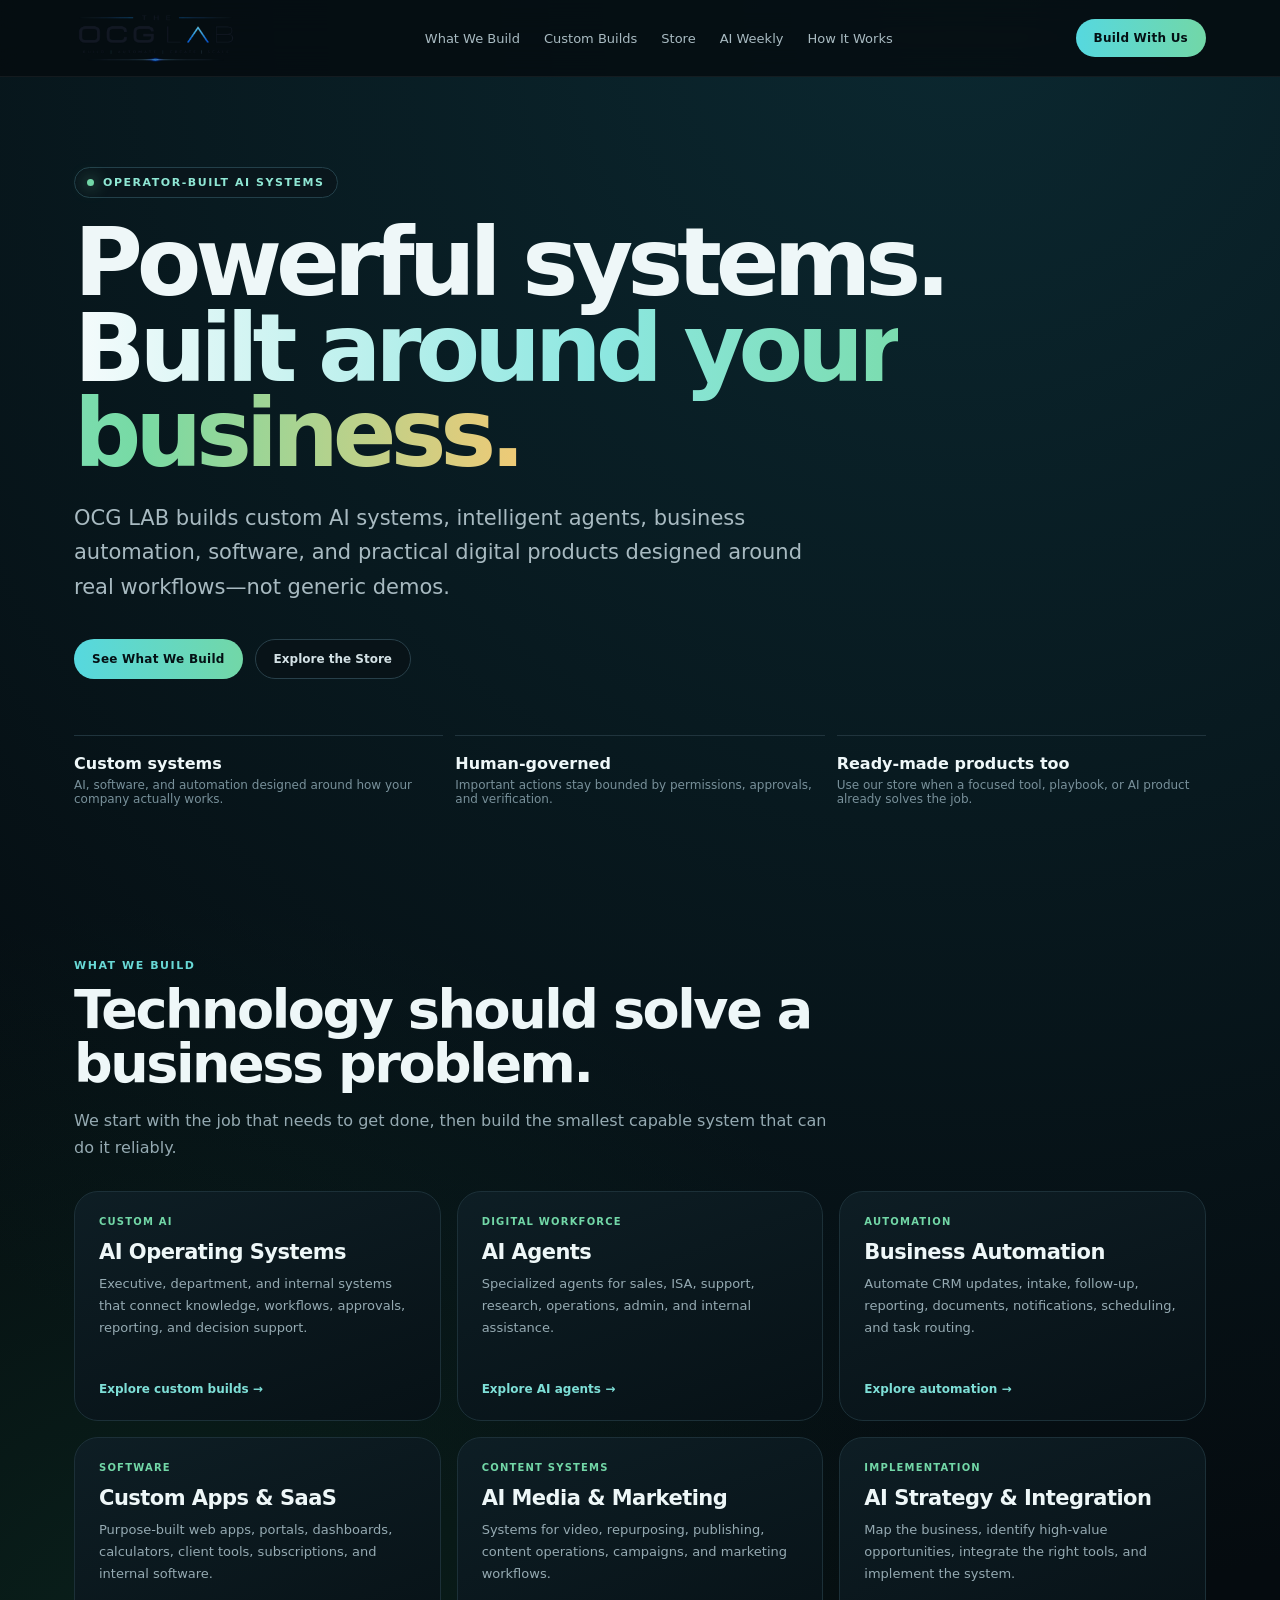
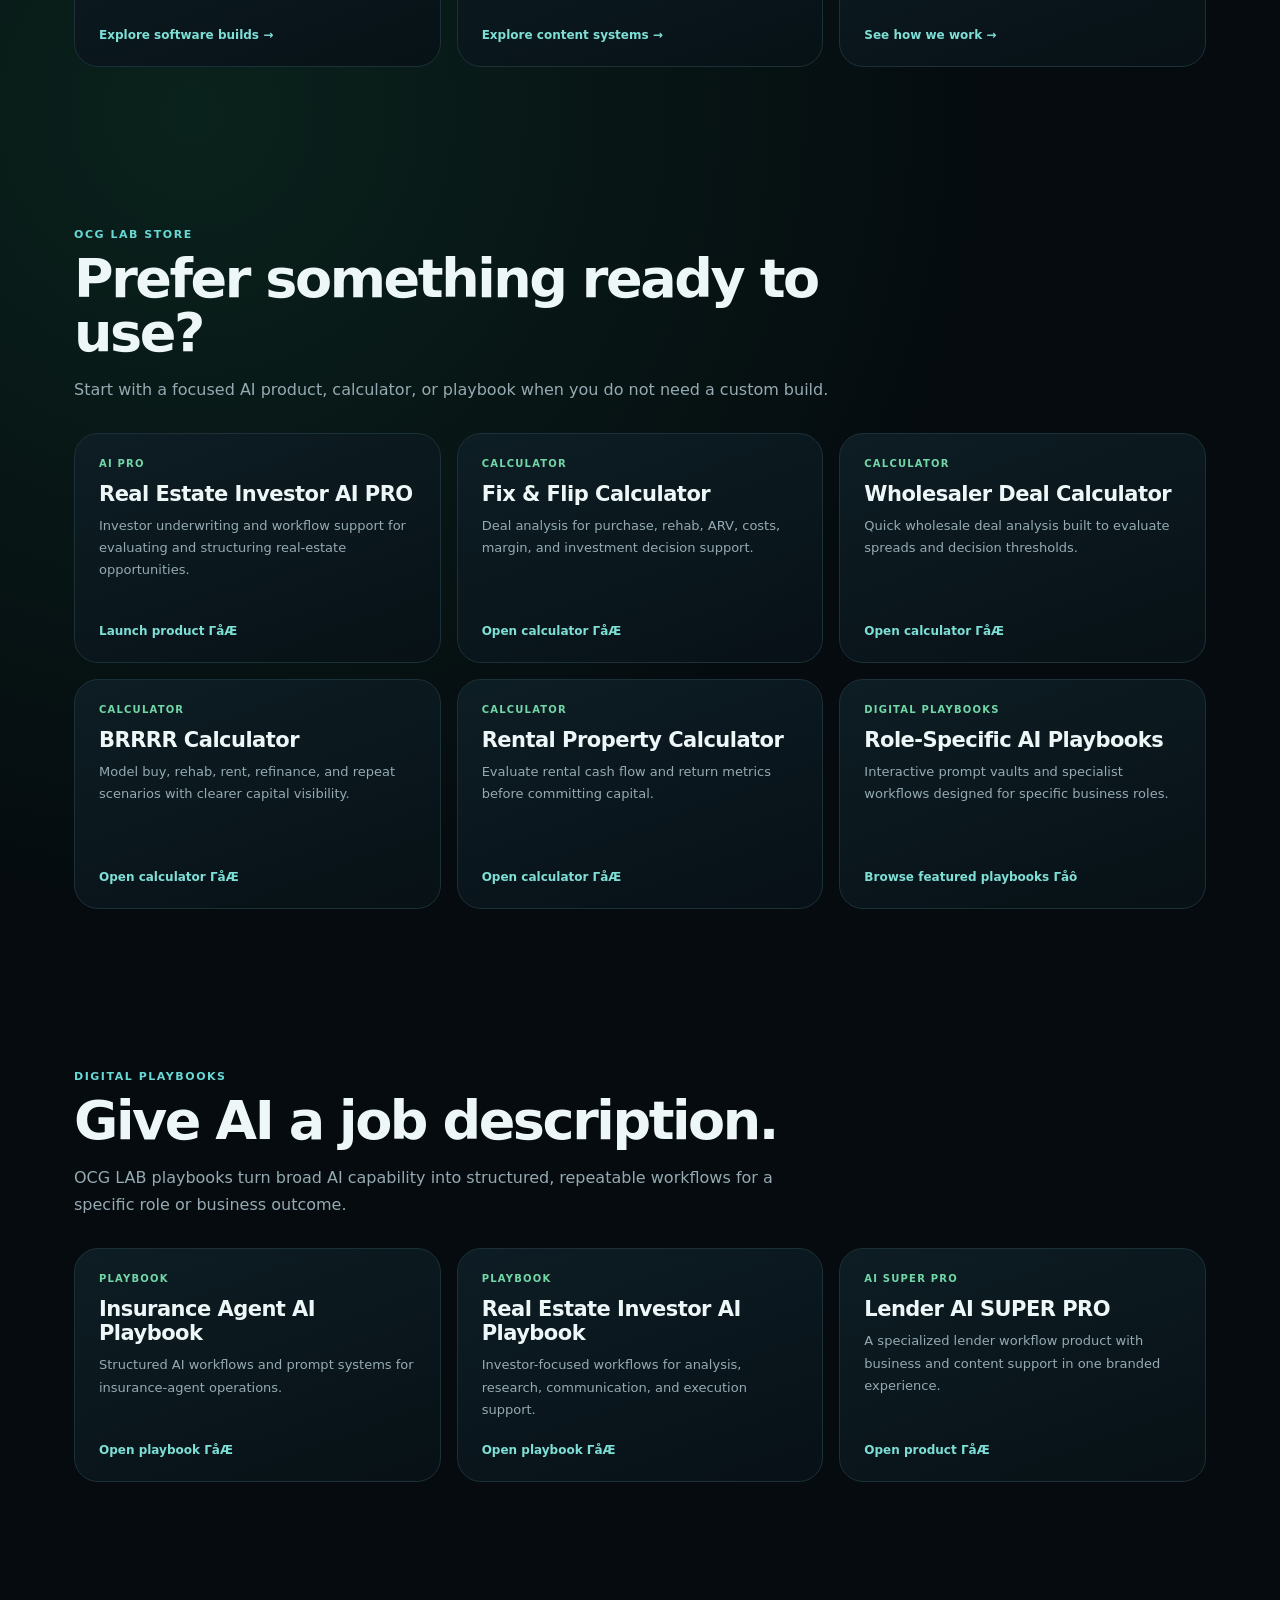
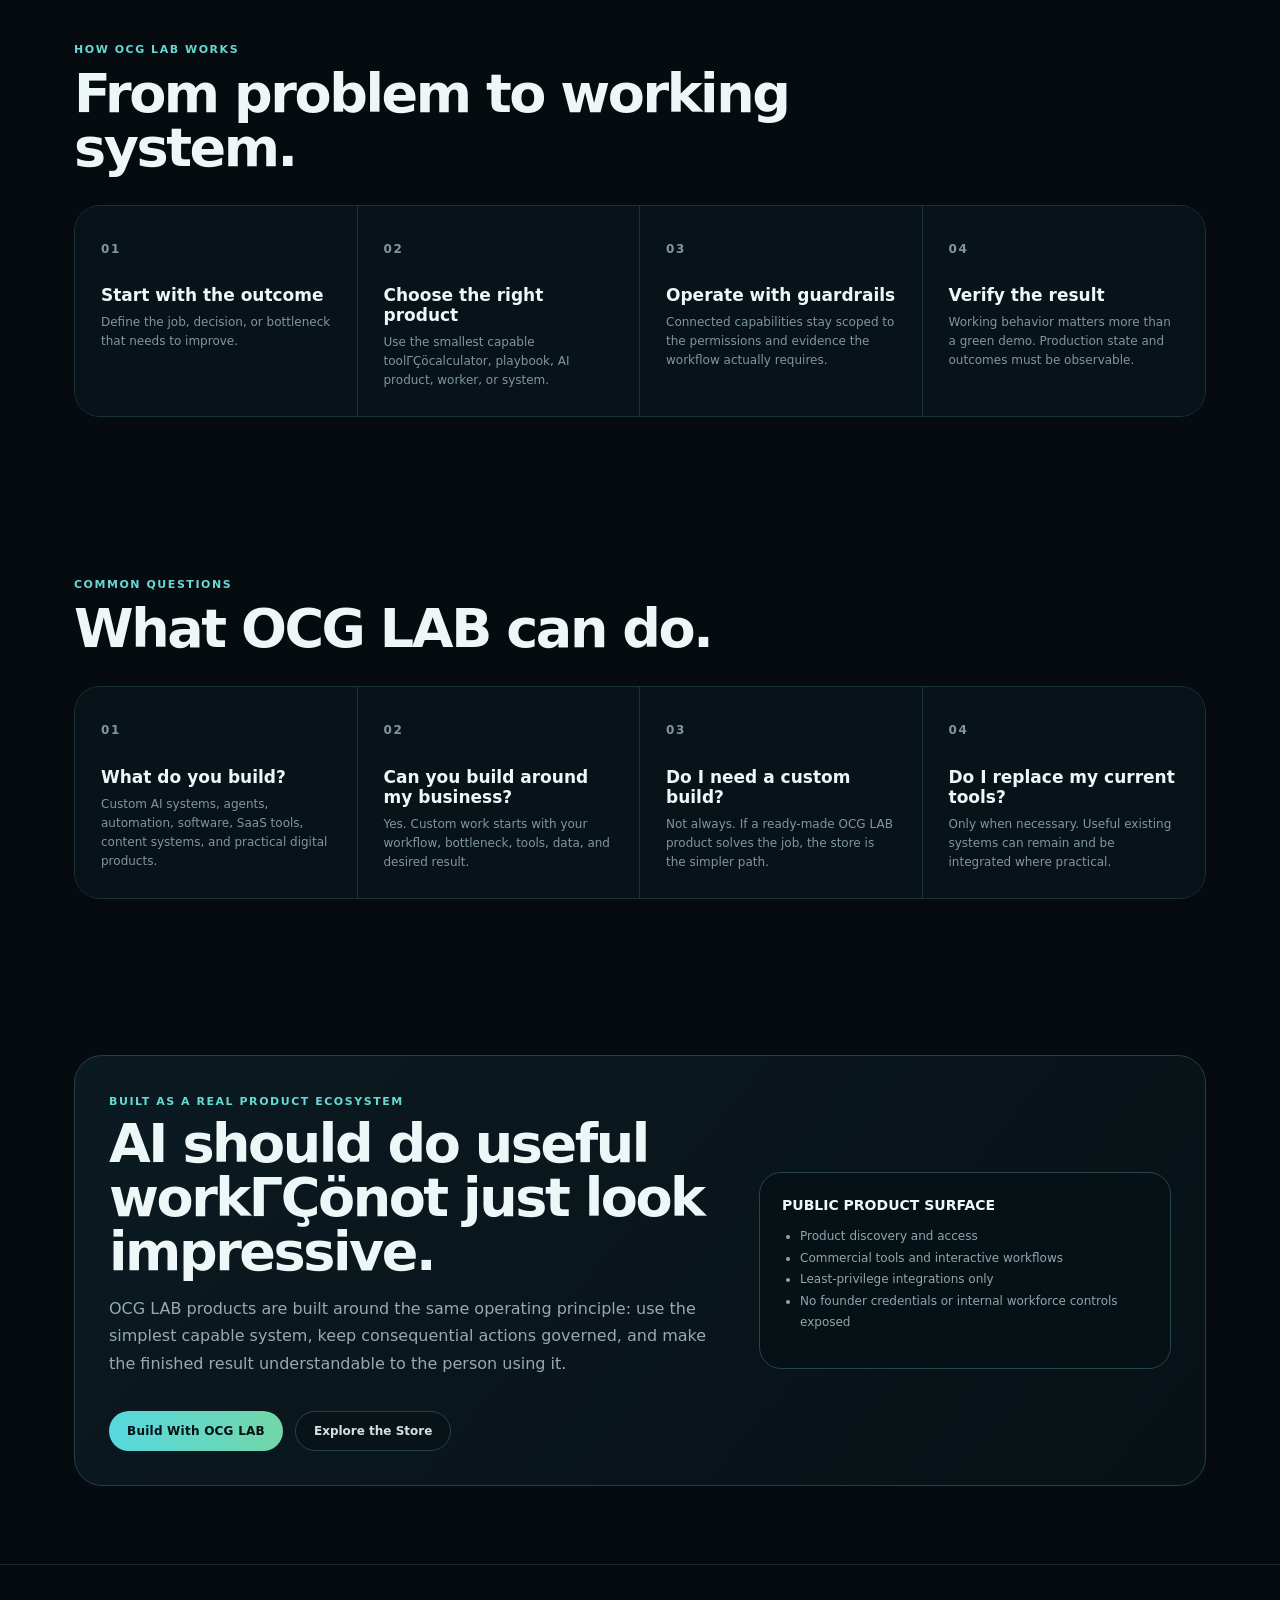
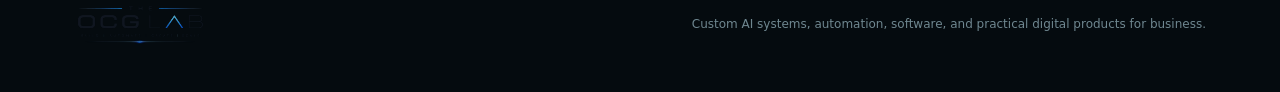
<file: index.html>
<!doctype html>
<html lang="en">
<head>
  <meta charset="utf-8">
  <meta name="viewport" content="width=device-width,initial-scale=1">
  <meta name="description" content="OCG LAB builds custom AI systems, AI agents, business automation, software, SaaS tools, and practical digital products for growing businesses.">
  <link rel="canonical" href="https://www.theocglab.com/">
  <meta name="robots" content="index,follow,max-image-preview:large,max-snippet:-1,max-video-preview:-1">
  <meta property="og:title" content="OCG LAB | Custom AI Systems, Automation & Business Software">
  <meta property="og:description" content="We build AI into businesses through custom systems, agents, automation, software, and practical digital products.">
  <meta property="og:url" content="https://www.theocglab.com/">
  <title>OCG LAB | Custom AI Systems, Automation & Business Software</title>
  <script type="application/ld+json">{"@context":"https://schema.org","@graph":[{"@type":"Organization","@id":"https://www.theocglab.com/#organization","name":"OCG LAB","url":"https://www.theocglab.com/","logo":"https://www.theocglab.com/assets/approved-logo.png","description":"OCG LAB builds custom AI systems, agents, automation, software, and digital products for businesses."},{"@type":"WebSite","url":"https://www.theocglab.com/","name":"OCG LAB","publisher":{"@id":"https://www.theocglab.com/#organization"}},{"@type":"ProfessionalService","name":"OCG LAB AI Systems & Automation","url":"https://www.theocglab.com/","provider":{"@id":"https://www.theocglab.com/#organization"},"areaServed":"United States","serviceType":["Custom AI Systems","AI Agents and Digital Workforce","Business Process Automation","Custom Software and SaaS","AI Content and Media Systems","AI Strategy and Implementation"]},{"@type":"FAQPage","mainEntity":[{"@type":"Question","name":"What does OCG LAB build?","acceptedAnswer":{"@type":"Answer","text":"OCG LAB builds custom AI systems, AI agents, business automation, software and SaaS tools, content systems, and ready-made digital products."}},{"@type":"Question","name":"Can OCG LAB build a custom AI system for my business?","acceptedAnswer":{"@type":"Answer","text":"Yes. OCG LAB designs systems around specific business workflows such as sales, follow-up, customer support, operations, reporting, research, and content production."}},{"@type":"Question","name":"Does OCG LAB sell ready-made AI products?","acceptedAnswer":{"@type":"Answer","text":"Yes. The OCG LAB Store includes AI PRO products, digital playbooks, calculators, and focused workflow tools."}}]}]}</script>
  <style>
    :root{--bg:#050b0f;--panel:#0a151b;--panel2:#0d1b22;--line:#1c3038;--text:#eef7f8;--muted:#91a7b0;--cyan:#56d8df;--green:#72d7a7;--amber:#efc56d;--max:1180px}
    *{box-sizing:border-box}html{scroll-behavior:smooth}body{margin:0;background:radial-gradient(circle at 75% 0,#0b2830 0,transparent 32%),radial-gradient(circle at 15% 35%,#0a221c 0,transparent 24%),var(--bg);color:var(--text);font-family:Inter,ui-sans-serif,system-ui,-apple-system,BlinkMacSystemFont,"Segoe UI",sans-serif}.wrap{max-width:var(--max);margin:auto;padding:0 24px}a{color:inherit}.nav{position:sticky;top:0;z-index:30;background:rgba(5,11,15,.82);backdrop-filter:blur(16px);border-bottom:1px solid rgba(255,255,255,.06)}.navin{height:76px;display:flex;align-items:center;justify-content:space-between;gap:24px}.logo{width:168px;display:block}.links{display:flex;gap:24px;align-items:center;font-size:13px;color:#a9bbc2}.links a{text-decoration:none}.links a:hover{color:#fff}.cta{display:inline-flex;align-items:center;justify-content:center;text-decoration:none;border-radius:999px;padding:12px 18px;background:linear-gradient(90deg,var(--cyan),var(--green));color:#041014;font-weight:850;font-size:12px;letter-spacing:.02em}.hero{padding:90px 0 70px}.eyebrow{display:inline-flex;gap:9px;align-items:center;border:1px solid #23404a;background:#09161c;border-radius:999px;padding:8px 12px;color:#8fe7d4;font-size:11px;font-weight:800;letter-spacing:.14em}.dot{width:7px;height:7px;border-radius:50%;background:var(--green);box-shadow:0 0 16px var(--green)}h1{font-size:clamp(52px,8vw,94px);line-height:.91;letter-spacing:-.065em;margin:22px 0 24px;max-width:980px}.grad{background:linear-gradient(90deg,#f5fbfc 0,#8ce7e0 42%,#77daa4 70%,#efca76 100%);-webkit-background-clip:text;background-clip:text;color:transparent}.lead{font-size:clamp(17px,2vw,21px);line-height:1.65;color:#a8bac1;max-width:760px}.actions{display:flex;gap:12px;flex-wrap:wrap;margin-top:34px}.secondary{display:inline-flex;align-items:center;justify-content:center;text-decoration:none;border:1px solid #28404a;border-radius:999px;padding:12px 18px;color:#d3e1e5;font-weight:750;font-size:12px;background:#081318}.trust{display:grid;grid-template-columns:repeat(3,1fr);gap:12px;margin-top:56px}.trust div{border-top:1px solid #20343d;padding-top:18px}.trust b{display:block;font-size:16px}.trust span{display:block;color:#78909a;font-size:12px;margin-top:5px}.section{padding:78px 0}.sectionhead{max-width:760px;margin-bottom:30px}.kicker{font-size:11px;font-weight:850;letter-spacing:.14em;color:#68d8d5}.section h2{font-size:clamp(34px,5vw,54px);line-height:1;letter-spacing:-.045em;margin:10px 0 14px}.section p{color:#95aab2;line-height:1.7}.grid{display:grid;grid-template-columns:repeat(3,1fr);gap:16px}.card{display:flex;flex-direction:column;min-height:230px;text-decoration:none;border:1px solid var(--line);border-radius:24px;padding:24px;background:linear-gradient(160deg,rgba(14,30,37,.96),rgba(7,17,22,.96));transition:.2s}.card:hover{transform:translateY(-3px);border-color:#3c6d72}.tag{font-size:10px;letter-spacing:.12em;font-weight:850;color:#72d7a7}.card h3{font-size:21px;letter-spacing:-.025em;margin:13px 0 9px}.card p{font-size:13px;margin:0}.go{margin-top:auto;padding-top:22px;color:#7edfd7;font-size:12px;font-weight:800}.types{display:grid;grid-template-columns:repeat(4,1fr);gap:12px}.type{border:1px solid var(--line);border-radius:20px;padding:22px;background:#081319}.type b{display:block;font-size:17px}.type span{display:block;margin-top:8px;color:#7f969f;font-size:12px;line-height:1.55}.steps{display:grid;grid-template-columns:repeat(4,1fr);gap:0;border:1px solid var(--line);border-radius:26px;overflow:hidden}.step{padding:26px;background:#081319;border-right:1px solid var(--line)}.step:last-child{border-right:0}.num{font-size:11px;color:#5adbd6;font-weight:900;letter-spacing:.14em}.step b{display:block;margin-top:26px;font-size:17px}.step span{display:block;margin-top:8px;color:#80969f;font-size:12px;line-height:1.6}.feature{border:1px solid #23404a;border-radius:28px;padding:34px;background:linear-gradient(130deg,#0b1a21,#071116);display:grid;grid-template-columns:1.2fr .8fr;gap:32px;align-items:center}.feature h2{margin-top:8px}.featurebox{border:1px solid #27434b;border-radius:22px;padding:22px;background:#061116}.featurebox b{font-size:14px}.featurebox ul{padding-left:18px;color:#8fa6af;font-size:12px;line-height:1.8}.footer{border-top:1px solid #172830;padding:38px 0 46px;color:#6f8790;font-size:12px}.footin{display:flex;justify-content:space-between;gap:24px;align-items:center}.footlogo{width:136px;opacity:.9}@media(max-width:900px){.links{display:none}.grid{grid-template-columns:1fr 1fr}.types,.steps{grid-template-columns:1fr 1fr}.step:nth-child(2){border-right:0}.step:nth-child(-n+2){border-bottom:1px solid var(--line)}.feature{grid-template-columns:1fr}.trust{grid-template-columns:1fr}.hero{padding-top:64px}}@media(max-width:620px){.wrap{padding:0 18px}.hero{padding-bottom:42px}.grid,.types,.steps{grid-template-columns:1fr}.step{border-right:0;border-bottom:1px solid var(--line)!important}.step:last-child{border-bottom:0!important}.card{min-height:0}.section{padding:58px 0}.navin{height:68px}.logo{width:150px}.footin{align-items:flex-start;flex-direction:column}}
  </style>
</head>
<body>
  <header class="nav">
    <div class="wrap navin">
      <a href="/" aria-label="OCG LAB home"><img class="logo" src="assets/approved-logo.png" alt="The OCG LAB"></a>
      <nav class="links" aria-label="Primary navigation">
        <a href="#systems">What We Build</a><a href="services/">Custom Builds</a><a href="store/">Store</a><a href="newsletter/">AI Weekly</a><a href="#how">How It Works</a>
      </nav>
      <a class="cta" href="services/">Build With Us</a>
    </div>
  </header>

  <main>
    <section class="hero">
      <div class="wrap">
        <div class="eyebrow"><span class="dot"></span>OPERATOR-BUILT AI SYSTEMS</div>
        <h1>Powerful systems.<br><span class="grad">Built around your business.</span></h1>
        <p class="lead">OCG LAB builds custom AI systems, intelligent agents, business automation, software, and practical digital products designed around real workflows—not generic demos.</p>
        <div class="actions"><a class="cta" href="#systems">See What We Build</a><a class="secondary" href="store/">Explore the Store</a></div>
        <div class="trust"><div><b>Custom systems</b><span>AI, software, and automation designed around how your company actually works.</span></div><div><b>Human-governed</b><span>Important actions stay bounded by permissions, approvals, and verification.</span></div><div><b>Ready-made products too</b><span>Use our store when a focused tool, playbook, or AI product already solves the job.</span></div></div>
      </div>
    </section>

    <section class="section" id="systems">
      <div class="wrap">
        <div class="sectionhead"><span class="kicker">WHAT WE BUILD</span><h2>Technology should solve a business problem.</h2><p>We start with the job that needs to get done, then build the smallest capable system that can do it reliably.</p></div>
        <div class="grid">
          <a class="card" href="services/"><span class="tag">CUSTOM AI</span><h3>AI Operating Systems</h3><p>Executive, department, and internal systems that connect knowledge, workflows, approvals, reporting, and decision support.</p><span class="go">Explore custom builds →</span></a>
          <a class="card" href="services/"><span class="tag">DIGITAL WORKFORCE</span><h3>AI Agents</h3><p>Specialized agents for sales, ISA, support, research, operations, admin, and internal assistance.</p><span class="go">Explore AI agents →</span></a>
          <a class="card" href="services/"><span class="tag">AUTOMATION</span><h3>Business Automation</h3><p>Automate CRM updates, intake, follow-up, reporting, documents, notifications, scheduling, and task routing.</p><span class="go">Explore automation →</span></a>
          <a class="card" href="services/"><span class="tag">SOFTWARE</span><h3>Custom Apps & SaaS</h3><p>Purpose-built web apps, portals, dashboards, calculators, client tools, subscriptions, and internal software.</p><span class="go">Explore software builds →</span></a>
          <a class="card" href="services/"><span class="tag">CONTENT SYSTEMS</span><h3>AI Media & Marketing</h3><p>Systems for video, repurposing, publishing, content operations, campaigns, and marketing workflows.</p><span class="go">Explore content systems →</span></a>
          <a class="card" href="services/"><span class="tag">IMPLEMENTATION</span><h3>AI Strategy & Integration</h3><p>Map the business, identify high-value opportunities, integrate the right tools, and implement the system.</p><span class="go">See how we work →</span></a>
        </div>
      </div>
    </section>

    <section class="section" id="products">
      <div class="wrap">
        <div class="sectionhead"><span class="kicker">OCG LAB STORE</span><h2>Prefer something ready to use?</h2><p>Start with a focused AI product, calculator, or playbook when you do not need a custom build.</p></div>
        <div class="grid">
          <a class="card" href="real-estate-investor-ai-pro/"><span class="tag">AI PRO</span><h3>Real Estate Investor AI PRO</h3><p>Investor underwriting and workflow support for evaluating and structuring real-estate opportunities.</p><span class="go">Launch product ΓåÆ</span></a>
          <a class="card" href="fix-flip-calculator/"><span class="tag">CALCULATOR</span><h3>Fix & Flip Calculator</h3><p>Deal analysis for purchase, rehab, ARV, costs, margin, and investment decision support.</p><span class="go">Open calculator ΓåÆ</span></a>
          <a class="card" href="wholesaler-deal-calculator/"><span class="tag">CALCULATOR</span><h3>Wholesaler Deal Calculator</h3><p>Quick wholesale deal analysis built to evaluate spreads and decision thresholds.</p><span class="go">Open calculator ΓåÆ</span></a>
          <a class="card" href="brrrr-calculator/"><span class="tag">CALCULATOR</span><h3>BRRRR Calculator</h3><p>Model buy, rehab, rent, refinance, and repeat scenarios with clearer capital visibility.</p><span class="go">Open calculator ΓåÆ</span></a>
          <a class="card" href="rental-property-calculator/"><span class="tag">CALCULATOR</span><h3>Rental Property Calculator</h3><p>Evaluate rental cash flow and return metrics before committing capital.</p><span class="go">Open calculator ΓåÆ</span></a>
          <a class="card" href="#playbooks"><span class="tag">DIGITAL PLAYBOOKS</span><h3>Role-Specific AI Playbooks</h3><p>Interactive prompt vaults and specialist workflows designed for specific business roles.</p><span class="go">Browse featured playbooks Γåô</span></a>
        </div>
      </div>
    </section>

    <section class="section" id="playbooks">
      <div class="wrap">
        <div class="sectionhead"><span class="kicker">DIGITAL PLAYBOOKS</span><h2>Give AI a job description.</h2><p>OCG LAB playbooks turn broad AI capability into structured, repeatable workflows for a specific role or business outcome.</p></div>
        <div class="grid">
          <a class="card" href="playbooks/insurance-agent/"><span class="tag">PLAYBOOK</span><h3>Insurance Agent AI Playbook</h3><p>Structured AI workflows and prompt systems for insurance-agent operations.</p><span class="go">Open playbook ΓåÆ</span></a>
          <a class="card" href="playbooks/real-estate-investor/"><span class="tag">PLAYBOOK</span><h3>Real Estate Investor AI Playbook</h3><p>Investor-focused workflows for analysis, research, communication, and execution support.</p><span class="go">Open playbook ΓåÆ</span></a>
          <a class="card" href="playbooks/lender-ai-super-pro/"><span class="tag">AI SUPER PRO</span><h3>Lender AI SUPER PRO</h3><p>A specialized lender workflow product with business and content support in one branded experience.</p><span class="go">Open product ΓåÆ</span></a>
        </div>
      </div>
    </section>

    <section class="section" id="how">
      <div class="wrap">
        <div class="sectionhead"><span class="kicker">HOW OCG LAB WORKS</span><h2>From problem to working system.</h2></div>
        <div class="steps"><div class="step"><span class="num">01</span><b>Start with the outcome</b><span>Define the job, decision, or bottleneck that needs to improve.</span></div><div class="step"><span class="num">02</span><b>Choose the right product</b><span>Use the smallest capable toolΓÇöcalculator, playbook, AI product, worker, or system.</span></div><div class="step"><span class="num">03</span><b>Operate with guardrails</b><span>Connected capabilities stay scoped to the permissions and evidence the workflow actually requires.</span></div><div class="step"><span class="num">04</span><b>Verify the result</b><span>Working behavior matters more than a green demo. Production state and outcomes must be observable.</span></div></div>
      </div>
    </section>

    <section class="section" id="faq">
      <div class="wrap">
        <div class="sectionhead"><span class="kicker">COMMON QUESTIONS</span><h2>What OCG LAB can do.</h2></div>
        <div class="steps">
          <div class="step"><span class="num">01</span><b>What do you build?</b><span>Custom AI systems, agents, automation, software, SaaS tools, content systems, and practical digital products.</span></div>
          <div class="step"><span class="num">02</span><b>Can you build around my business?</b><span>Yes. Custom work starts with your workflow, bottleneck, tools, data, and desired result.</span></div>
          <div class="step"><span class="num">03</span><b>Do I need a custom build?</b><span>Not always. If a ready-made OCG LAB product solves the job, the store is the simpler path.</span></div>
          <div class="step"><span class="num">04</span><b>Do I replace my current tools?</b><span>Only when necessary. Useful existing systems can remain and be integrated where practical.</span></div>
        </div>
      </div>
    </section>

    <section class="section">
      <div class="wrap">
        <div class="feature"><div><span class="kicker">BUILT AS A REAL PRODUCT ECOSYSTEM</span><h2>AI should do useful workΓÇönot just look impressive.</h2><p>OCG LAB products are built around the same operating principle: use the simplest capable system, keep consequential actions governed, and make the finished result understandable to the person using it.</p><div class="actions"><a class="cta" href="services/">Build With OCG LAB</a><a class="secondary" href="store/">Explore the Store</a></div></div><div class="featurebox"><b>PUBLIC PRODUCT SURFACE</b><ul><li>Product discovery and access</li><li>Commercial tools and interactive workflows</li><li>Least-privilege integrations only</li><li>No founder credentials or internal workforce controls exposed</li></ul></div></div>
      </div>
    </section>
  </main>

  <footer class="footer"><div class="wrap footin"><img class="footlogo" src="assets/approved-logo.png" alt="The OCG LAB"><span>Custom AI systems, automation, software, and practical digital products for business.</span></div></footer>
</body>
</html>
</file>
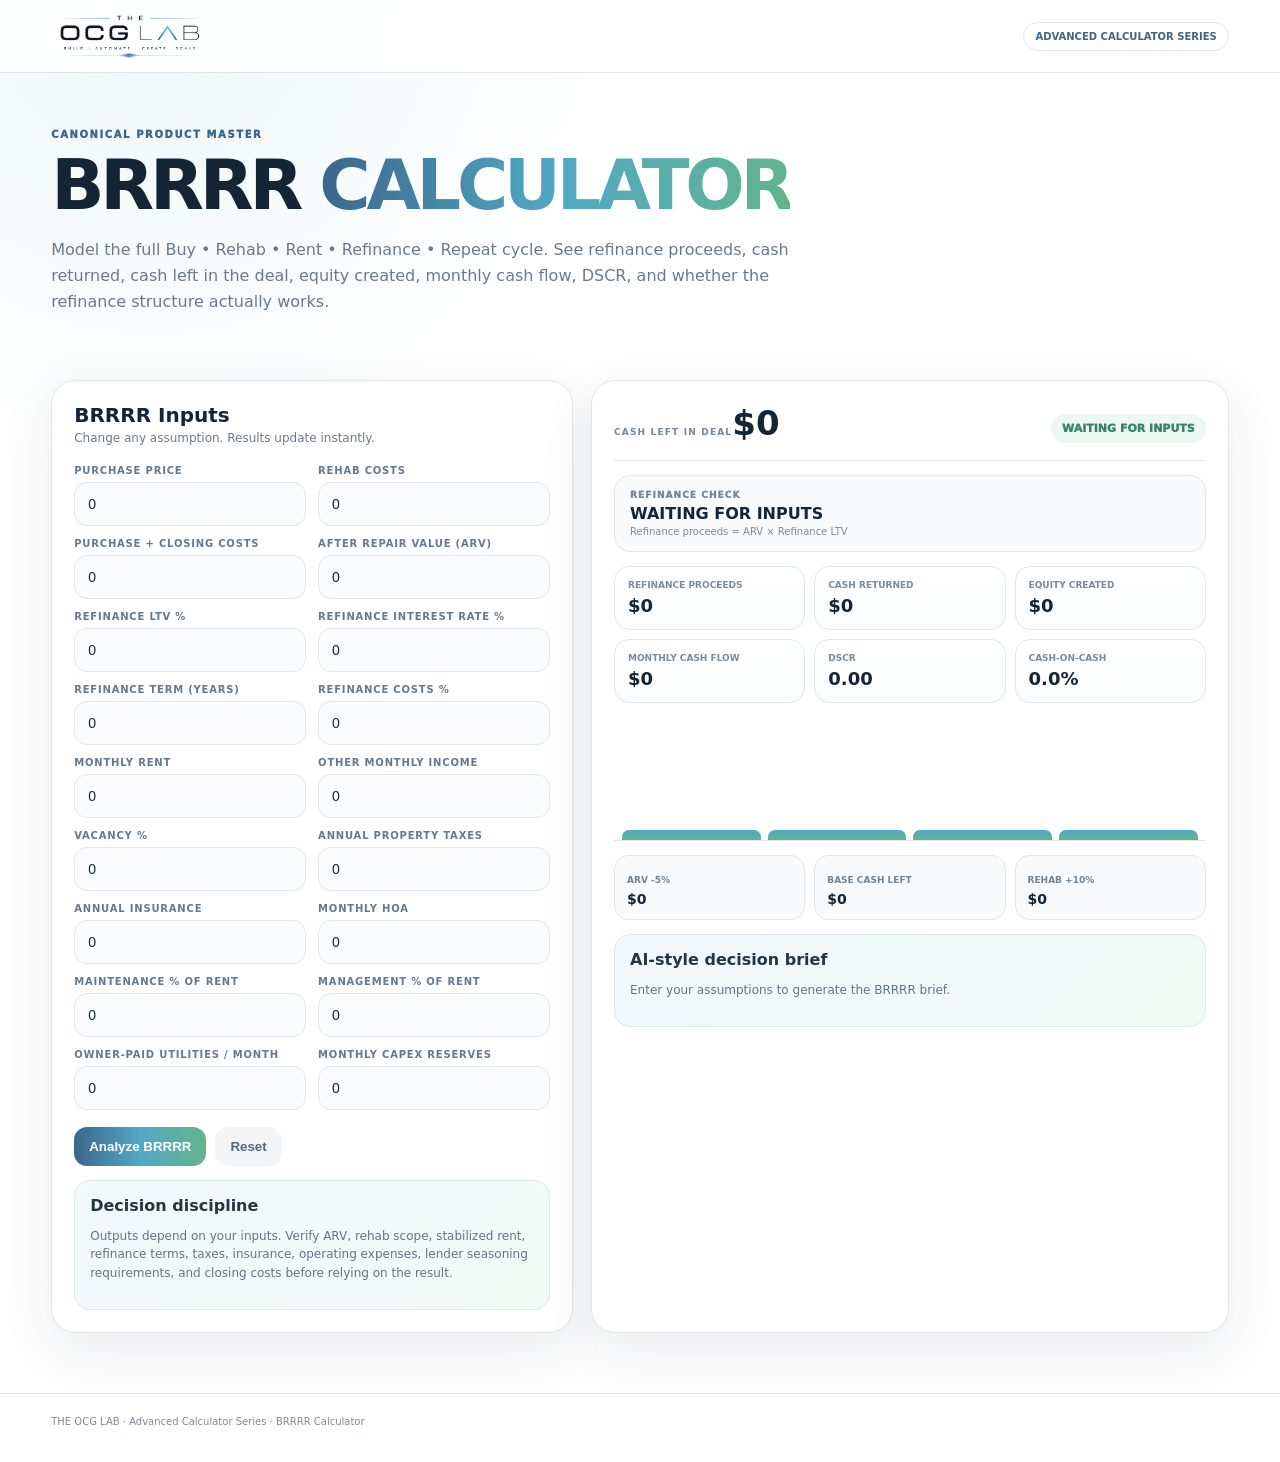
<file: brrrr-calculator/index.html>
<!DOCTYPE html>
<html lang="en"><head><meta charset="utf-8"/><meta content="width=device-width,initial-scale=1" name="viewport"/><title>OCG LAB Advanced BRRRR Calculator</title><style>:root{--navy:#142536;--ink:#243545;--muted:#6b7a89;--blue:#3b668a;--cyan:#51a9c4;--green:#62b48c;--line:#dfe7ed;--shadow:0 18px 55px rgba(20,37,54,.09)}*{box-sizing:border-box}body{margin:0;font-family:Inter,ui-sans-serif,system-ui,-apple-system,Segoe UI,sans-serif;color:var(--ink);background:radial-gradient(circle at 12% 0,rgba(81,169,196,.1),transparent 25%),#fff}.wrap{width:min(1180px,92vw);margin:auto}.top{position:sticky;top:0;z-index:10;background:rgba(255,255,255,.9);backdrop-filter:blur(18px);border-bottom:1px solid var(--line)}.topin{height:72px;display:flex;align-items:center;justify-content:space-between;gap:20px}.brand{min-width:175px;height:58px;display:flex;align-items:center}.ocg-approved-logo{display:block;width:160px;max-width:160px;max-height:48px;height:auto;object-fit:contain}.badge{padding:8px 11px;border:1px solid var(--line);border-radius:999px;font-size:10px;font-weight:900;color:var(--blue);background:#fff}.hero{padding:56px 0 28px}.eyebrow{font-size:10px;font-weight:950;letter-spacing:.16em;color:var(--blue)}h1{font-size:clamp(38px,6vw,70px);line-height:.95;letter-spacing:-.06em;margin:12px 0 18px;color:var(--navy)}.grad{background:linear-gradient(90deg,var(--blue),var(--cyan),var(--green));-webkit-background-clip:text;color:transparent}.lead{max-width:760px;color:var(--muted);font-size:16px;line-height:1.65}.workspace{display:grid;grid-template-columns:.9fr 1.1fr;gap:18px;padding:20px 0 60px}.panel{background:#fff;border:1px solid var(--line);border-radius:24px;padding:22px;box-shadow:var(--shadow)}.panel h2{margin:0 0 4px;color:var(--navy);font-size:20px}.hint{font-size:12px;color:var(--muted);margin-bottom:20px}.grid{display:grid;grid-template-columns:1fr 1fr;gap:12px}.field label{display:block;font-size:10px;font-weight:900;letter-spacing:.08em;text-transform:uppercase;color:#66798a;margin:0 0 6px}.field input{width:100%;padding:13px;border:1px solid var(--line);border-radius:13px;background:#fafcfd;color:var(--navy);font-size:14px}.actions{display:flex;gap:9px;margin-top:17px}.btn{border:0;border-radius:13px;padding:12px 15px;font-weight:900;cursor:pointer}.primary{color:#fff;background:linear-gradient(90deg,var(--blue),var(--cyan),var(--green))}.secondary{background:#f3f6f8;color:#52697c}.score{display:flex;justify-content:space-between;align-items:flex-end;padding-bottom:17px;border-bottom:1px solid var(--line)}.score small{font-size:9px;letter-spacing:.13em;font-weight:900;color:#748697}.score strong{font-size:34px;color:var(--navy)}.verdict{font-size:11px;font-weight:950;padding:8px 11px;border-radius:999px;background:#edf8f3;color:#378566}.rule70{margin-top:14px;padding:14px 15px;border:1px solid var(--line);border-radius:16px;background:#f8fafc}.rule70 span{display:block;font-size:9px;font-weight:950;letter-spacing:.12em;color:#748697}.rule70 b{display:block;margin-top:4px;font-size:16px;color:var(--navy)}.rule70 small{display:block;margin-top:3px;color:#7a8b99;font-size:10px}.rule70.pass{background:#edf8f3;border-color:#d4eadf}.rule70.fail{background:#fff4f1;border-color:#f0d9d2}.metrics{display:grid;grid-template-columns:repeat(3,1fr);gap:9px;margin-top:14px}.metric{padding:13px;border:1px solid var(--line);border-radius:15px;background:linear-gradient(180deg,#fff,#fafcfd)}.metric span{display:block;font-size:9px;color:#7a8b99;font-weight:850;text-transform:uppercase}.metric b{display:block;font-size:18px;color:var(--navy);margin-top:5px}.chart{height:120px;display:flex;align-items:flex-end;gap:7px;margin:18px 0 8px;padding:0 8px;border-bottom:1px solid var(--line)}.bar{flex:1;border-radius:7px 7px 0 0;background:linear-gradient(180deg,var(--cyan),var(--green))}.insight{margin-top:14px;padding:15px;border-radius:16px;background:linear-gradient(135deg,#f2f8fc,#f2faf6);border:1px solid #dce9e6}.insight p{font-size:12px;line-height:1.55;color:#617486}.flags{display:grid;gap:8px;margin-top:12px}.flag{display:flex;gap:10px;padding:11px;border:1px solid var(--line);border-radius:13px;font-size:11px;color:#607384}.dot{width:8px;height:8px;border-radius:50%;background:var(--green);margin-top:3px}.scenarios{display:grid;grid-template-columns:repeat(3,1fr);gap:9px;margin-top:14px}.scenario{padding:12px;border-radius:14px;background:#f8fafc;border:1px solid var(--line)}.scenario span{font-size:9px;font-weight:900;color:#718391;text-transform:uppercase}.scenario b{display:block;margin-top:4px;font-size:14px;color:var(--navy)}.footer{border-top:1px solid var(--line);padding:22px 0 35px;color:#7d8c98;font-size:10px}@media(max-width:850px){.workspace{grid-template-columns:1fr}.metrics,.scenarios{grid-template-columns:1fr 1fr}.grid{grid-template-columns:1fr}}</style></head><body><header class="top"><div class="wrap topin"><div class="brand"><img alt="The OCG Lab" class="ocg-approved-logo" src="/assets/approved-logo.png"/></div><div class="badge">ADVANCED CALCULATOR SERIES</div></div></header><main><section class="hero wrap"><div class="eyebrow">CANONICAL PRODUCT MASTER</div><h1>BRRRR <span class="grad">CALCULATOR</span></h1><p class="lead">Model the full Buy • Rehab • Rent • Refinance • Repeat cycle. See refinance proceeds, cash returned, cash left in the deal, equity created, monthly cash flow, DSCR, and whether the refinance structure actually works.</p></section><section class="workspace wrap"><div class="panel"><h2>BRRRR Inputs</h2><div class="hint">Change any assumption. Results update instantly.</div><div class="grid"><div class="field"><label>Purchase Price</label><input id="purchase" type="number" value="0"/></div><div class="field"><label>Rehab Costs</label><input id="rehab" type="number" value="0"/></div><div class="field"><label>Purchase + Closing Costs</label><input id="closing" type="number" value="0"/></div><div class="field"><label>After Repair Value (ARV)</label><input id="arv" type="number" value="0"/></div><div class="field"><label>Refinance LTV %</label><input id="refiLtv" type="number" value="0"/></div><div class="field"><label>Refinance Interest Rate %</label><input id="refiRate" type="number" value="0"/></div><div class="field"><label>Refinance Term (Years)</label><input id="refiTerm" type="number" value="0"/></div><div class="field"><label>Refinance Costs %</label><input id="refiCosts" type="number" value="0"/></div><div class="field"><label>Monthly Rent</label><input id="rent" type="number" value="0"/></div><div class="field"><label>Other Monthly Income</label><input id="other" type="number" value="0"/></div><div class="field"><label>Vacancy %</label><input id="vacancy" type="number" value="0"/></div><div class="field"><label>Annual Property Taxes</label><input id="taxes" type="number" value="0"/></div><div class="field"><label>Annual Insurance</label><input id="insurance" type="number" value="0"/></div><div class="field"><label>Monthly HOA</label><input id="hoa" type="number" value="0"/></div><div class="field"><label>Maintenance % of Rent</label><input id="maintenance" type="number" value="0"/></div><div class="field"><label>Management % of Rent</label><input id="management" type="number" value="0"/></div><div class="field"><label>Owner-Paid Utilities / Month</label><input id="utilities" type="number" value="0"/></div><div class="field"><label>Monthly CapEx Reserves</label><input id="reserves" type="number" value="0"/></div></div><div class="actions"><button class="btn primary" onclick="calc()">Analyze BRRRR</button><button class="btn secondary" id="ocgResetButton" onclick="resetCalc()">Reset</button></div><div class="insight"><b>Decision discipline</b><p>Outputs depend on your inputs. Verify ARV, rehab scope, stabilized rent, refinance terms, taxes, insurance, operating expenses, lender seasoning requirements, and closing costs before relying on the result.</p></div></div><div class="panel"><div class="score"><div><small>CASH LEFT IN DEAL</small><strong id="cashleft">$0</strong></div><div class="verdict" id="verdict">WAITING FOR INPUTS</div></div><div class="rule70" id="refibox"><span>REFINANCE CHECK</span><b id="refistatus">WAITING FOR INPUTS</b><small id="refidetail">Refinance proceeds = ARV × Refinance LTV</small></div><div class="metrics"><div class="metric"><span>Refinance Proceeds</span><b id="refiproceeds">$0</b></div><div class="metric"><span>Cash Returned</span><b id="cashreturned">$0</b></div><div class="metric"><span>Equity Created</span><b id="equity">$0</b></div><div class="metric"><span>Monthly Cash Flow</span><b id="cashflow">$0</b></div><div class="metric"><span>DSCR</span><b id="dscr">0.00</b></div><div class="metric"><span>Cash-on-Cash</span><b id="coc">0%</b></div></div><div class="chart" id="chart"></div><div class="scenarios"><div class="scenario"><span>ARV -5%</span><b id="arvstress">$0</b></div><div class="scenario"><span>Base Cash Left</span><b id="base">$0</b></div><div class="scenario"><span>Rehab +10%</span><b id="rehabstress">$0</b></div></div><div class="insight"><b>AI-style decision brief</b><p id="brief">Enter your assumptions to generate the BRRRR brief.</p></div><div class="flags" id="flags"></div></div></section></main><footer class="footer"><div class="wrap">THE OCG LAB · Advanced Calculator Series · BRRRR Calculator</div></footer><script>const $=id=>document.getElementById(id),money=n=>new Intl.NumberFormat('en-US',{style:'currency',currency:'USD',maximumFractionDigits:0}).format(Number.isFinite(n)?n:0),num=id=>parseFloat($(id)?.value)||0;function monthlyPI(p,r,y){if(p<=0||y<=0)return 0;const m=(r/100)/12,n=y*12;return m===0?p/n:p*m*Math.pow(1+m,n)/(Math.pow(1+m,n)-1)}function model(o={}){const purchase=o.purchase??num('purchase'),rehab=o.rehab??num('rehab'),closing=o.closing??num('closing'),arv=o.arv??num('arv'),refiLtv=o.refiLtv??num('refiLtv'),refiRate=o.refiRate??num('refiRate'),refiTerm=o.refiTerm??num('refiTerm'),refiCostsPct=o.refiCosts??num('refiCosts'),rent=o.rent??num('rent'),other=o.other??num('other'),vacancyPct=o.vacancy??num('vacancy'),taxes=o.taxes??num('taxes'),insurance=o.insurance??num('insurance'),hoa=o.hoa??num('hoa'),maintenancePct=o.maintenance??num('maintenance'),managementPct=o.management??num('management'),utilities=o.utilities??num('utilities'),reserves=o.reserves??num('reserves');const initialCash=purchase+rehab+closing,grossRefi=arv*(refiLtv/100),refiCosts=grossRefi*(refiCostsPct/100),netRefi=Math.max(0,grossRefi-refiCosts),cashReturned=Math.min(initialCash,netRefi),cashLeft=Math.max(0,initialCash-netRefi),equity=Math.max(0,arv-grossRefi),payment=monthlyPI(grossRefi,refiRate,refiTerm),grossIncome=rent+other,effectiveIncome=grossIncome*(1-vacancyPct/100),monthlyOperating=taxes/12+insurance/12+hoa+rent*(maintenancePct/100)+rent*(managementPct/100)+utilities+reserves,monthlyNOI=effectiveIncome-monthlyOperating,annualNOI=monthlyNOI*12,annualDebt=payment*12,cashflow=monthlyNOI-payment,dscr=annualDebt>0?annualNOI/annualDebt:0,coc=cashLeft>0?(cashflow*12)/cashLeft*100:0;return{purchase,rehab,closing,arv,initialCash,grossRefi,refiCosts,netRefi,cashReturned,cashLeft,equity,payment,monthlyOperating,monthlyNOI,annualNOI,annualDebt,cashflow,dscr,coc}}function calc(){const m=model();$('cashleft').textContent=money(m.cashLeft);$('refiproceeds').textContent=money(m.netRefi);$('cashreturned').textContent=money(m.cashReturned);$('equity').textContent=money(m.equity);$('cashflow').textContent=money(m.cashflow);$('dscr').textContent=m.dscr.toFixed(2);$('coc').textContent=(Number.isFinite(m.coc)?m.coc:0).toFixed(1)+'%';const has=m.purchase>0||m.arv>0||num('rent')>0;let v='WAITING FOR INPUTS';if(has){if(m.cashLeft===0&&m.cashflow>0&&(m.annualDebt<=0||m.dscr>=1.25))v='FULL CASH RECOVERY';else if(m.cashLeft>0&&m.cashflow>=0)v='PARTIAL CASH LEFT';else v='REVIEW STRUCTURE'}$('verdict').textContent=v;const box=$('refibox');box.classList.remove('pass','fail');if(!has){$('refistatus').textContent='WAITING FOR INPUTS';$('refidetail').textContent='Refinance proceeds = ARV × Refinance LTV'}else if(m.netRefi>=m.initialCash&&m.initialCash>0){box.classList.add('pass');$('refistatus').textContent='REFINANCE RECOVERS ALL INITIAL CASH';$('refidetail').textContent=`Net refinance proceeds of ${money(m.netRefi)} cover the ${money(m.initialCash)} initial basis.`}else{box.classList.add('fail');$('refistatus').textContent='CASH REMAINS IN THE DEAL';$('refidetail').textContent=`Estimated cash left after refinance: ${money(m.cashLeft)}.`}const a=model({arv:num('arv')*.95}),r=model({rehab:num('rehab')*1.10});$('arvstress').textContent=money(a.cashLeft);$('base').textContent=money(m.cashLeft);$('rehabstress').textContent=money(r.cashLeft);$('brief').textContent=has?(m.cashLeft===0?`The base case recovers the full initial basis through refinance. Post-refinance cash flow is ${money(m.cashflow)} per month and DSCR is ${m.dscr.toFixed(2)}. Verify ARV, rehab, seasoning, refinance costs, and stabilized rent before relying on the result.`:`The base case leaves ${money(m.cashLeft)} in the deal after refinance. Monthly cash flow is ${money(m.cashflow)} and DSCR is ${m.dscr.toFixed(2)}. Review purchase price, rehab scope, ARV, refinance LTV, and operating assumptions before proceeding.`):'Enter your assumptions to generate the BRRRR brief.';const flags=[];if(has){flags.push(m.netRefi>=m.initialCash&&m.initialCash>0?'Net refinance proceeds recover the full initial basis.':`Estimated cash left in the deal: ${money(m.cashLeft)}.`);if(m.annualDebt>0)flags.push(m.dscr>=1.25?'DSCR meets the 1.25 screening benchmark.':'DSCR is below the 1.25 screening benchmark.');flags.push(m.cashflow<0?'Post-refinance monthly cash flow is negative.':`Post-refinance monthly cash flow is ${money(m.cashflow)}.`)}$('flags').innerHTML=flags.map(x=>`<div class="flag"><span class="dot"></span><span>${x}</span></div>`).join('');const vals=[Math.max(0,m.initialCash),Math.max(0,m.netRefi),Math.max(0,m.equity),Math.max(0,m.cashflow*12)],max=Math.max(...vals,1);$('chart').innerHTML=vals.map(v=>`<div class="bar" style="height:${Math.max(8,v/max*100)}%" title="${money(v)}"></div>`).join('')}function resetCalc(){['purchase','rehab','closing','arv','refiLtv','refiRate','refiTerm','refiCosts','rent','other','vacancy','taxes','insurance','hoa','maintenance','management','utilities','reserves'].forEach(id=>{if($(id))$(id).value=0});calc()}document.querySelectorAll('input').forEach(i=>i.addEventListener('input',calc));calc();</script></body></html>
</file>
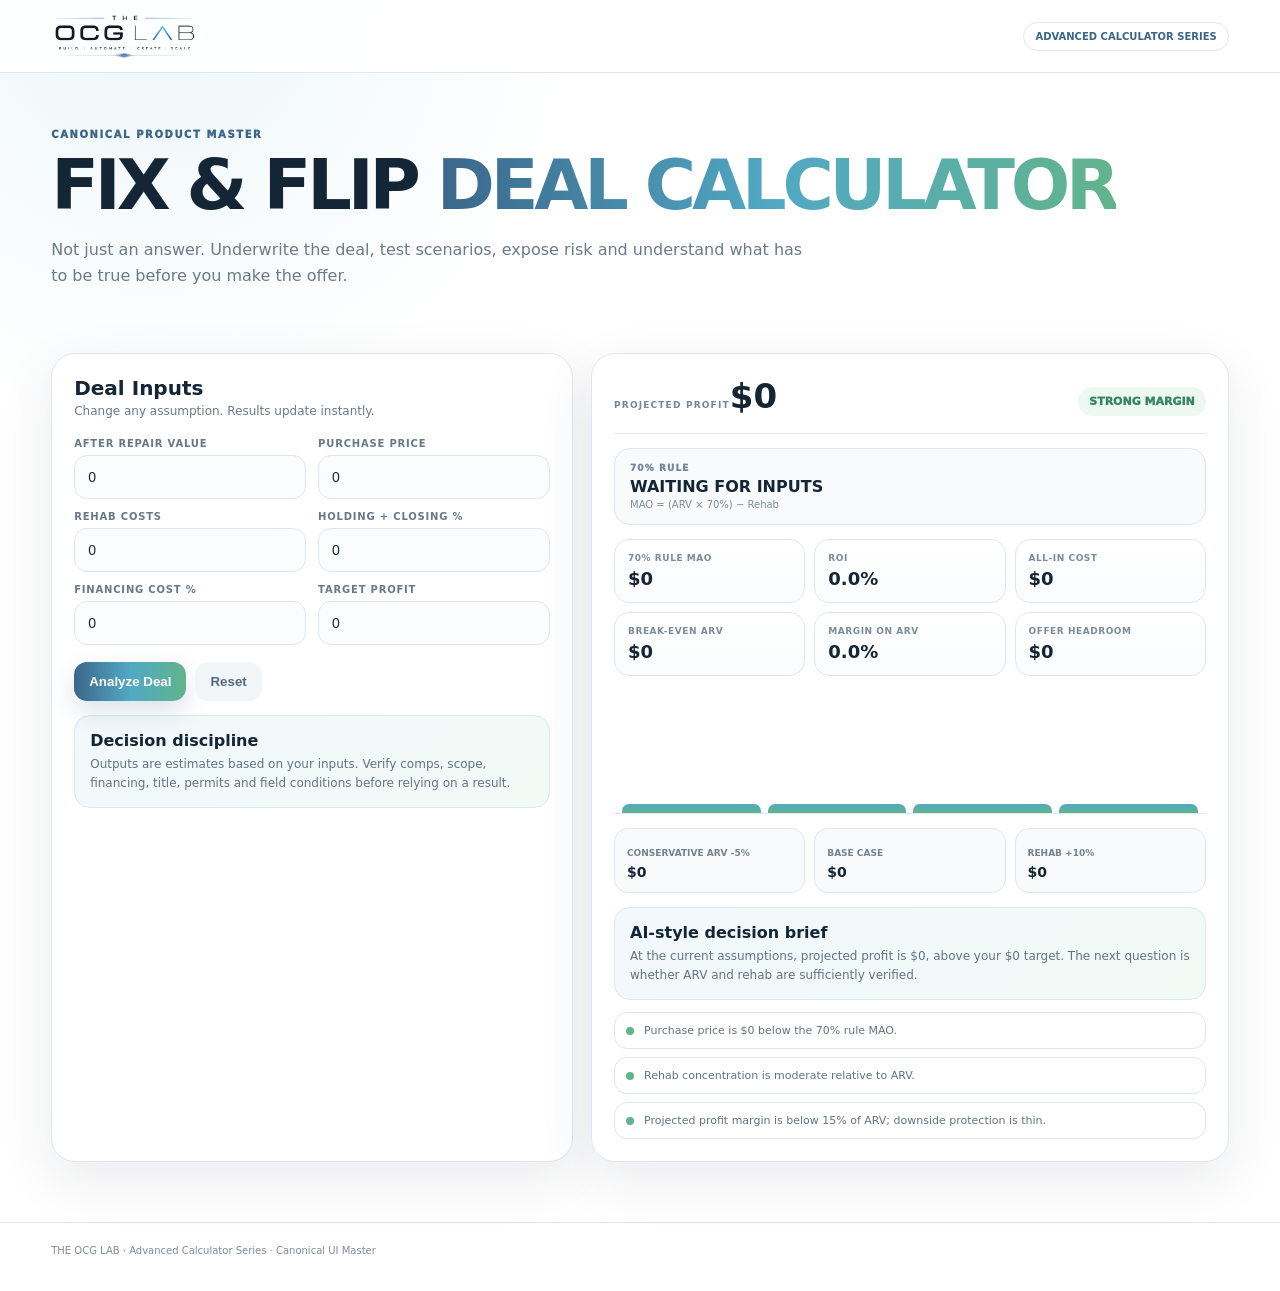
<file: fix-flip-calculator/index.html>
<!DOCTYPE html>

<html lang="en">
<head>
<meta charset="utf-8"/><meta content="width=device-width,initial-scale=1" name="viewport"/>
<title>OCG LAB Advanced Calculator — Canonical Master</title>
<style>
:root{--navy:#142536;--ink:#243545;--muted:#6b7a89;--blue:#3b668a;--cyan:#51a9c4;--green:#62b48c;--line:#dfe7ed;--soft:#f7fafc;--shadow:0 18px 55px rgba(20,37,54,.09)}
*{box-sizing:border-box}html{scroll-behavior:smooth}body{margin:0;font-family:Inter,ui-sans-serif,system-ui,-apple-system,Segoe UI,sans-serif;color:var(--ink);background:radial-gradient(circle at 12% 0,rgba(81,169,196,.1),transparent 25%),#fff}
.wrap{width:min(1180px,92vw);margin:auto}.top{position:sticky;top:0;z-index:10;background:rgba(255,255,255,.9);backdrop-filter:blur(18px);border-bottom:1px solid var(--line)}.topin{height:72px;display:flex;align-items:center;justify-content:space-between;gap:20px}.brand{display:flex;align-items:center;gap:11px}.mark{font-weight:950;letter-spacing:-.06em;font-size:24px;color:#111;white-space:nowrap}.mark span{background:linear-gradient(90deg,var(--blue),var(--cyan),var(--green));-webkit-background-clip:text;color:transparent}.sub{font-size:9px;letter-spacing:.18em;color:#7d8c98}.badge{padding:8px 11px;border:1px solid var(--line);border-radius:999px;font-size:10px;font-weight:900;color:var(--blue);background:#fff}
.hero{padding:56px 0 28px}.eyebrow{font-size:10px;font-weight:950;letter-spacing:.16em;color:var(--blue)}h1{font-size:clamp(38px,6vw,70px);line-height:.95;letter-spacing:-.06em;margin:12px 0 18px;color:var(--navy)}.grad{background:linear-gradient(90deg,var(--blue),var(--cyan),var(--green));-webkit-background-clip:text;color:transparent}.lead{max-width:760px;color:var(--muted);font-size:16px;line-height:1.65}
.workspace{display:grid;grid-template-columns:.9fr 1.1fr;gap:18px;padding:20px 0 60px}.panel{background:#fff;border:1px solid var(--line);border-radius:24px;padding:22px;box-shadow:var(--shadow)}.panel h2{margin:0 0 4px;color:var(--navy);font-size:20px}.hint{font-size:12px;color:var(--muted);margin-bottom:20px}
.grid{display:grid;grid-template-columns:1fr 1fr;gap:12px}.field label{display:block;font-size:10px;font-weight:900;letter-spacing:.08em;text-transform:uppercase;color:#66798a;margin:0 0 6px}.field input{width:100%;padding:13px;border:1px solid var(--line);border-radius:13px;background:#fafcfd;color:var(--navy);font-size:14px;outline:none}.field input:focus{border-color:var(--cyan);box-shadow:0 0 0 4px rgba(81,169,196,.08)}
.actions{display:flex;gap:9px;margin-top:17px}.btn{border:0;border-radius:13px;padding:12px 15px;font-weight:900;cursor:pointer}.primary{color:#fff;background:linear-gradient(90deg,var(--blue),var(--cyan),var(--green));box-shadow:0 10px 24px rgba(59,102,138,.18)}.secondary{background:#f3f6f8;color:#52697c}
.score{display:flex;justify-content:space-between;align-items:flex-end;padding-bottom:17px;border-bottom:1px solid var(--line)}.score small{font-size:9px;letter-spacing:.13em;font-weight:900;color:#748697}.score strong{font-size:34px;color:var(--navy)}.verdict{font-size:11px;font-weight:950;padding:8px 11px;border-radius:999px;background:#edf8f3;color:#378566}
.metrics{display:grid;grid-template-columns:repeat(3,1fr);gap:9px;margin-top:14px}.metric{padding:13px;border:1px solid var(--line);border-radius:15px;background:linear-gradient(180deg,#fff,#fafcfd)}.metric span{display:block;font-size:9px;color:#7a8b99;font-weight:850;text-transform:uppercase;letter-spacing:.06em}.metric b{display:block;font-size:18px;color:var(--navy);margin-top:5px}
.chart{height:120px;display:flex;align-items:flex-end;gap:7px;margin:18px 0 8px;padding:0 8px;border-bottom:1px solid var(--line)}.bar{flex:1;border-radius:7px 7px 0 0;background:linear-gradient(180deg,var(--cyan),var(--green));transform-origin:bottom;animation:grow .8s cubic-bezier(.2,.8,.2,1)}@keyframes grow{from{transform:scaleY(0)}}
.insight{margin-top:14px;padding:15px;border-radius:16px;background:linear-gradient(135deg,#f2f8fc,#f2faf6);border:1px solid #dce9e6}.insight b{color:var(--navy)}.insight p{font-size:12px;line-height:1.55;color:#617486;margin:5px 0 0}.flags{display:grid;gap:8px;margin-top:12px}.flag{display:flex;gap:10px;padding:11px;border:1px solid var(--line);border-radius:13px;font-size:11px;color:#607384}.dot{width:8px;height:8px;border-radius:50%;background:var(--green);margin-top:3px;flex:none}
.scenarios{display:grid;grid-template-columns:repeat(3,1fr);gap:9px;margin-top:14px}.scenario{padding:12px;border-radius:14px;background:#f8fafc;border:1px solid var(--line)}.scenario span{font-size:9px;font-weight:900;color:#718391;text-transform:uppercase}.scenario b{display:block;margin-top:4px;font-size:14px;color:var(--navy)}
.footer{border-top:1px solid var(--line);padding:22px 0 35px;color:#7d8c98;font-size:10px}
@media(max-width:850px){.workspace{grid-template-columns:1fr}.metrics,.scenarios{grid-template-columns:1fr 1fr}.grid{grid-template-columns:1fr}}
</style>
<style id="ocg-approved-logo-lock">
/* LOCKED OCG LAB LOGO — use the approved product-family asset, never recreate with text */
.brand{
  min-width:175px!important;
  height:58px!important;
  display:flex!important;
  align-items:center!important;
  overflow:visible!important;
}
.ocg-approved-logo{
  display:block!important;
  width:160px!important;
  max-width:160px!important;
  max-height:48px!important;
  height:auto!important;
  object-fit:contain!important;
  object-position:left center!important;
  overflow:visible!important;
  clip-path:none!important;
}
@media(max-width:700px){
  .brand{min-width:125px!important}
  .ocg-approved-logo{width:120px!important;max-width:120px!important}
}
</style><style id="ocg-70-rule-lock">
.rule70{margin-top:14px;padding:14px 15px;border:1px solid var(--line);border-radius:16px;background:#f8fafc}
.rule70 span{display:block;font-size:9px;font-weight:950;letter-spacing:.12em;color:#748697}
.rule70 b{display:block;margin-top:4px;font-size:16px;color:var(--navy)}
.rule70 small{display:block;margin-top:3px;color:#7a8b99;font-size:10px}
.rule70.pass{background:#edf8f3;border-color:#d4eadf}.rule70.pass b{color:#378566}
.rule70.fail{background:#fff4f1;border-color:#f0d9d2}.rule70.fail b{color:#a85643}
</style></head>
<body>
<header class="top"><div class="wrap topin"><div class="brand"><img alt="The OCG Lab" class="ocg-approved-logo" src="/assets/approved-logo.png"/></div><div class="badge">ADVANCED CALCULATOR SERIES</div></div></header>
<main>
<section class="hero wrap"><div class="eyebrow">CANONICAL PRODUCT MASTER</div><h1>FIX &amp; FLIP <span class="grad">DEAL CALCULATOR</span></h1><p class="lead">Not just an answer. Underwrite the deal, test scenarios, expose risk and understand what has to be true before you make the offer.</p></section>
<section class="workspace wrap">
<div class="panel"><h2>Deal Inputs</h2><div class="hint">Change any assumption. Results update instantly.</div>
<div class="grid">
<div class="field"><label>After Repair Value</label><input id="arv" type="number" value="0"/></div>
<div class="field"><label>Purchase Price</label><input id="purchase" type="number" value="0"/></div>
<div class="field"><label>Rehab Costs</label><input id="rehab" type="number" value="0"/></div>
<div class="field"><label>Holding + Closing %</label><input id="hc" step=".1" type="number" value="0"/></div>
<div class="field"><label>Financing Cost %</label><input id="finance" min="0" step="0.1" type="number" value="0"/></div>
<div class="field"><label>Target Profit</label><input id="target" type="number" value="0"/></div>
</div><div class="actions"><button class="btn primary" onclick="calc()" type="button">Analyze Deal</button><button aria-label="Reset calculator to default values" class="btn secondary" id="ocgResetButton" onclick="resetCalc()" type="button">Reset</button></div>
<div class="insight"><b>Decision discipline</b><p>Outputs are estimates based on your inputs. Verify comps, scope, financing, title, permits and field conditions before relying on a result.</p></div>
</div>
<div class="panel"><div class="score"><div><small>PROJECTED PROFIT</small><strong id="profit">$0</strong></div><div class="verdict" id="verdict">ANALYZING</div></div><div class="rule70"><span>70% RULE</span><b id="rule70status">WAITING FOR INPUTS</b><small id="rule70detail">MAO = (ARV × 70%) − Rehab</small></div>
<div class="metrics">
<div class="metric"><span>70% Rule MAO</span><b id="mao">$0</b></div><div class="metric"><span>ROI</span><b id="roi">0%</b></div><div class="metric"><span>All-In Cost</span><b id="allin">$0</b></div>
<div class="metric"><span>Break-Even ARV</span><b id="breakeven">$0</b></div><div class="metric"><span>Margin on ARV</span><b id="margin">0%</b></div><div class="metric"><span>Offer Headroom</span><b id="headroom">$0</b></div>
</div>
<div class="chart" id="chart"></div>
<div class="scenarios"><div class="scenario"><span>Conservative ARV -5%</span><b id="cons">$0</b></div><div class="scenario"><span>Base Case</span><b id="base">$0</b></div><div class="scenario"><span>Rehab +10%</span><b id="rehabstress">$0</b></div></div>
<div class="insight"><b>AI-style decision brief</b><p id="brief">Enter your assumptions to generate the deal brief.</p></div>
<div class="flags" id="flags"></div>
</div>
</section></main>
<footer class="footer"><div class="wrap">THE OCG LAB · Advanced Calculator Series · Canonical UI Master</div></footer>
<script>
const $=id=>document.getElementById(id), money=n=>new Intl.NumberFormat('en-US',{style:'currency',currency:'USD',maximumFractionDigits:0}).format(n||0);
function n(id){return parseFloat($(id).value)||0}
function calc(){
 const arv=n('arv'), purchase=n('purchase'), rehab=n('rehab'), hc=n('hc')/100, financePct=n('finance')/100, target=n('target'); const finance=purchase*financePct;
 const transaction=arv*hc, allin=purchase+rehab+transaction+finance, profit=arv-allin, roi=allin?profit/allin*100:0, mao=arv*.70-rehab, margin=arv?profit/arv*100:0, breakeven=purchase+rehab+finance+transaction, headroom=mao-purchase;
 $('profit').textContent=money(profit); $('mao').textContent=money(mao); $('roi').textContent=roi.toFixed(1)+'%'; $('allin').textContent=money(allin); $('breakeven').textContent=money(breakeven); $('margin').textContent=margin.toFixed(1)+'%'; $('headroom').textContent=money(headroom);
 $('base').textContent=money(profit); $('cons').textContent=money(arv*.95-(purchase+rehab+(arv*.95*hc)+finance)); $('rehabstress').textContent=money(arv-(purchase+rehab*1.10+transaction+finance));
 let verdict=profit>=target?'STRONG MARGIN':profit>=target*.65?'REVIEW CAREFULLY':'MARGIN PRESSURE'; $('verdict').textContent=verdict;
 $('brief').textContent=profit>=target?`At the current assumptions, projected profit is ${money(profit)}, above your ${money(target)} target. The next question is whether ARV and rehab are sufficiently verified.`:`Projected profit is ${money(profit)} versus a ${money(target)} target. Renegotiate price, tighten rehab scope, or improve the exit assumptions before treating this as viable.`;
 let flags=[]; if(purchase>mao)flags.push(`Purchase price is ${money(purchase-mao)} above the 70% rule MAO.`); else flags.push(`Purchase price is ${money(mao-purchase)} below the 70% rule MAO.`);
 if(rehab/arv>.25)flags.push('Rehab exceeds 25% of ARV; scope accuracy materially affects the outcome.'); else flags.push('Rehab concentration is moderate relative to ARV.');
 if(margin<15)flags.push('Projected profit margin is below 15% of ARV; downside protection is thin.'); else flags.push('Projected margin provides a stronger cushion, subject to verification.');
 $('flags').innerHTML=flags.map(x=>`<div class="flag"><span class="dot"></span><span>${x}</span></div>`).join('');
 const vals=[purchase,rehab,transaction+finance,Math.max(profit,0)], max=Math.max(...vals,1); $('chart').innerHTML=vals.map(v=>`<div class="bar" style="height:${Math.max(8,v/max*100)}%" title="${money(v)}"></div>`).join('');
}
function resetCalc(){ $('arv').value=0;$('purchase').value=0;$('rehab').value=0;$('hc').value=0;$('finance').value=0;$('target').value=0;calc()}
document.querySelectorAll('input').forEach(i=>i.addEventListener('input',calc)); calc();
</script><script id="ocg-reset-qa-fix">
(function(){
  const defaults={arv:0,purchase:0,rehab:0,hc:0,finance:0,target:0};
  window.resetCalc=function(){
    Object.entries(defaults).forEach(([id,value])=>{
      const el=document.getElementById(id);
      if(el) el.value=value;
    });
    if(typeof window.calc==='function') window.calc();
    const btn=document.getElementById('ocgResetButton');
    if(btn){
      const old=btn.textContent;
      btn.textContent='Reset ✓';
      setTimeout(()=>btn.textContent=old,1200);
    }
  };
})();
</script><script id="ocg-70-rule-js">
(function(){
 const original=window.calc;
 window.calc=function(){
   if(typeof original==='function') original();
   const arv=parseFloat(document.getElementById('arv')?.value)||0;
   const purchase=parseFloat(document.getElementById('purchase')?.value)||0;
   const rehab=parseFloat(document.getElementById('rehab')?.value)||0;
   const mao=arv*.70-rehab;
   const box=document.querySelector('.rule70'), status=document.getElementById('rule70status'), detail=document.getElementById('rule70detail');
   if(!box||!status||!detail)return;
   box.classList.remove('pass','fail');
   if(arv<=0){status.textContent='WAITING FOR INPUTS';detail.textContent='MAO = (ARV × 70%) − Rehab';return;}
   const diff=mao-purchase;
   if(purchase<=mao){
     box.classList.add('pass');status.textContent='MEETS 70% RULE';
     detail.textContent=`Purchase is ${money(Math.abs(diff))} at or below the 70% Rule MAO of ${money(mao)}.`;
   }else{
     box.classList.add('fail');status.textContent='DOES NOT MEET 70% RULE';
     detail.textContent=`Purchase is ${money(Math.abs(diff))} above the 70% Rule MAO of ${money(mao)}.`;
   }
 };
 window.calc();
})();
</script></body></html>
</file>
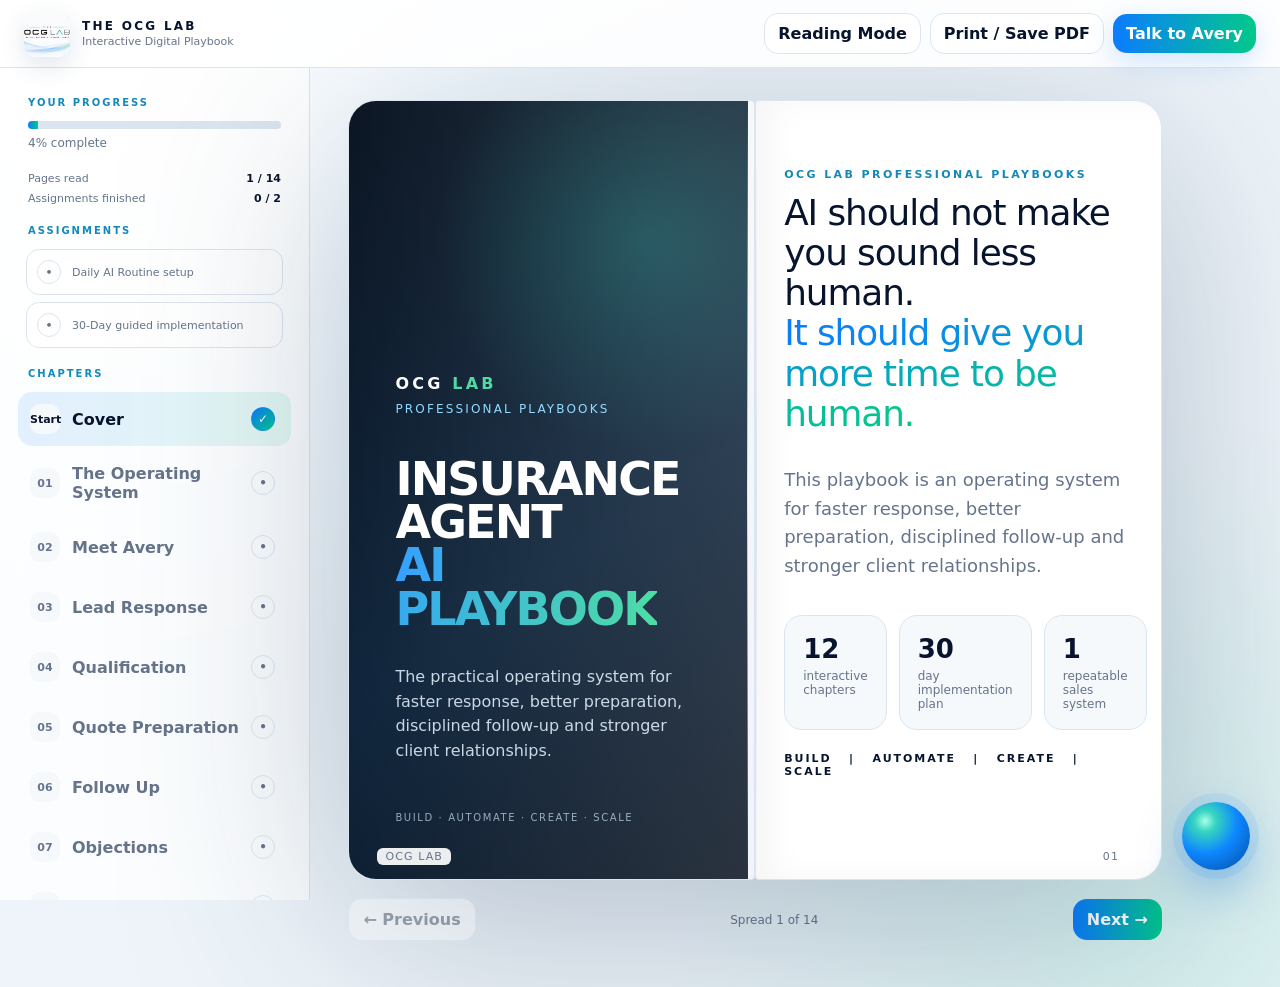
<file: go/index.html>
<!doctype html><html><head><meta charset="utf-8"><meta http-equiv="refresh" content="0; url=/playbooks/insurance-agent/"><link rel="canonical" href="https://ocg-lab-products.vercel.app/playbooks/insurance-agent/"><title>Insurance Agent AI Playbook</title><script>location.replace('/playbooks/insurance-agent/')</script></head><body><p>Opening the Insurance Agent AI Playbook...</p><p><a href="/playbooks/insurance-agent/">Continue</a></p></body></html>
</file>
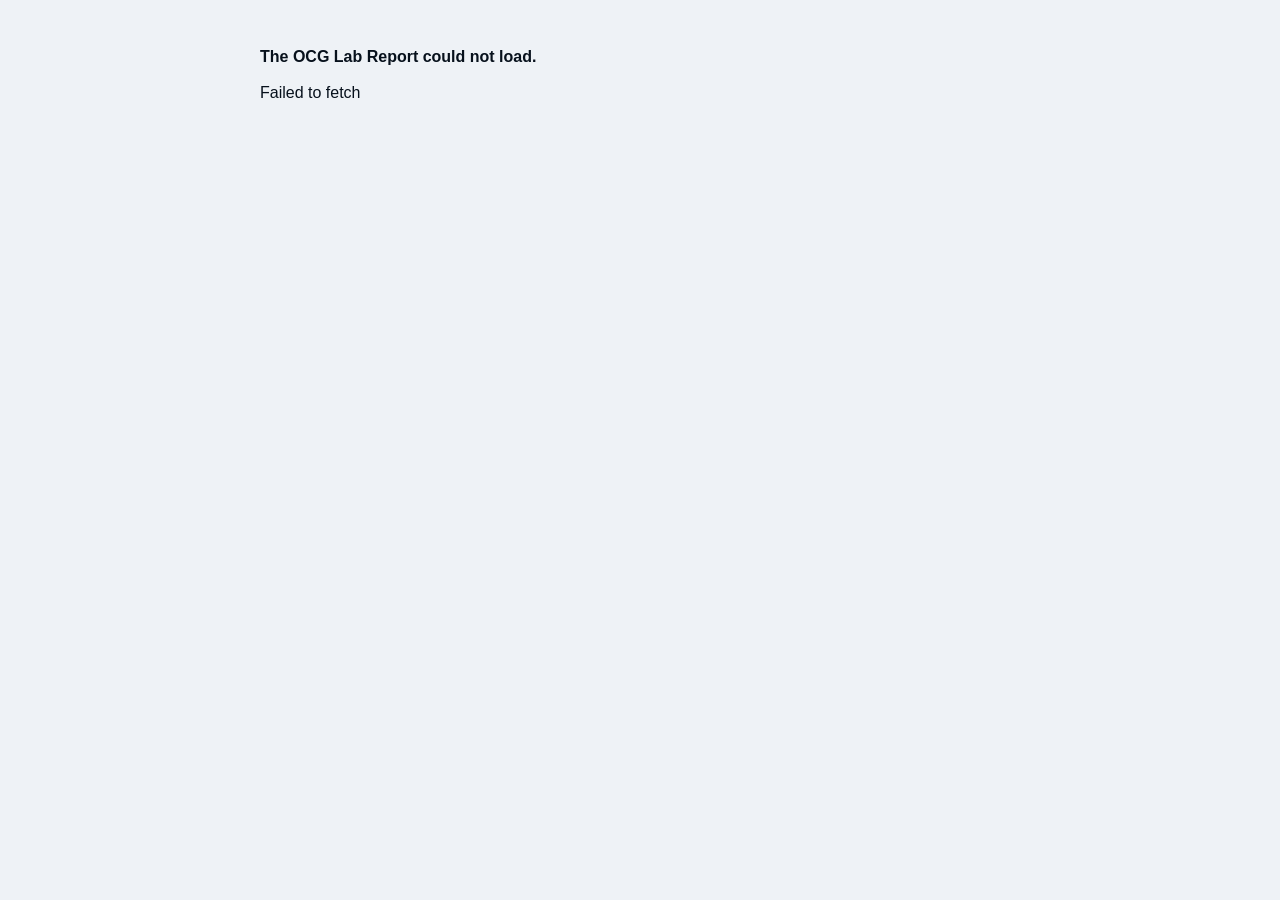
<file: newsletter/index.html>
<!doctype html><html lang="en"><head><meta charset="utf-8"><meta name="viewport" content="width=device-width,initial-scale=1"><title>The OCG Lab Report</title><meta http-equiv="refresh" content="0; url=./issue-3/"><link rel="canonical" href="./issue-3/"></head><body style="font-family:Arial,sans-serif;padding:40px">Opening the latest OCG Lab Report… <a href="./issue-3/">Continue</a></body></html>
</file>
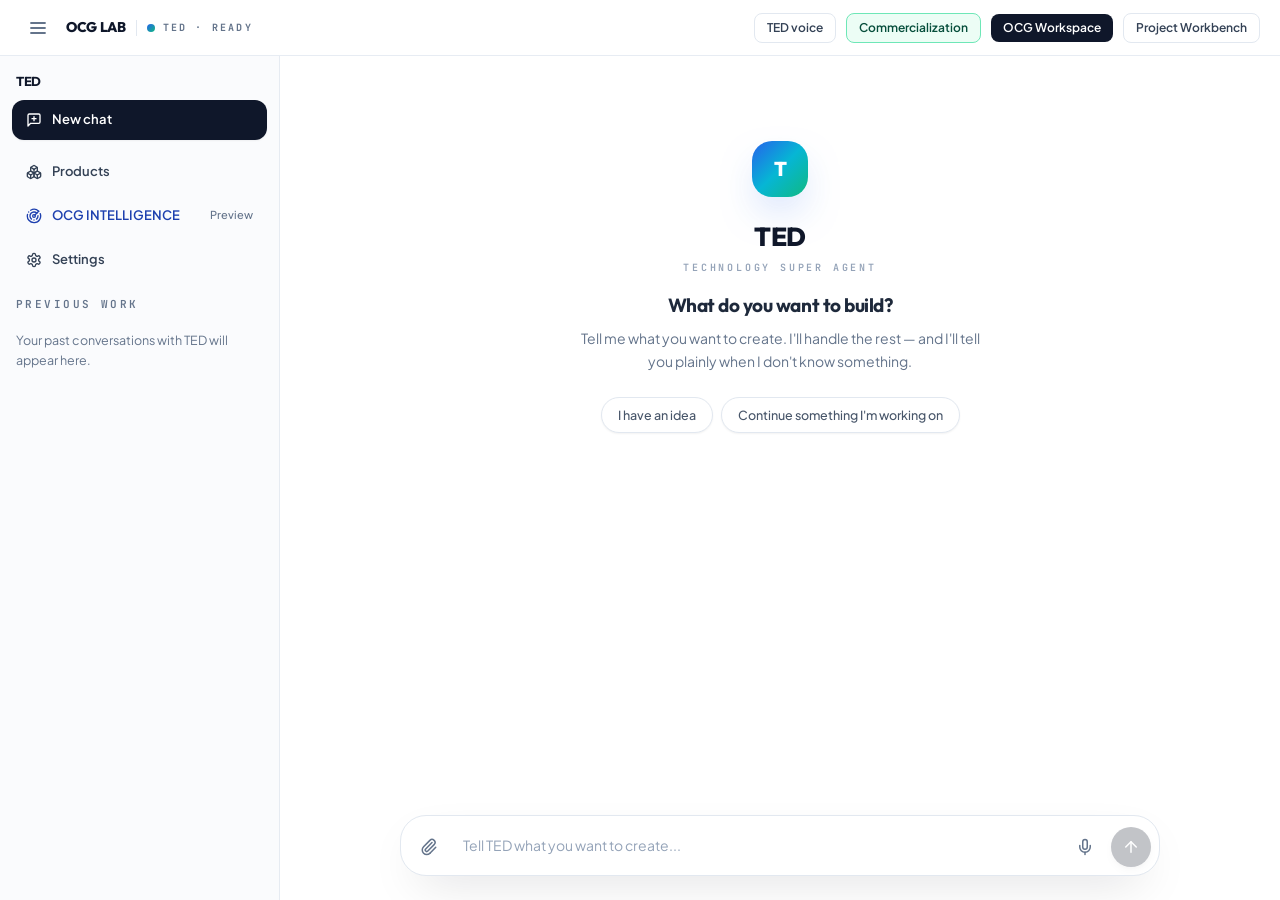
<file: os/index.html>
<!DOCTYPE html>
<html lang="en" class="dark scroll-smooth">
  <head>
    <meta charset="UTF-8" />
    <link rel="icon" type="image/png" href="./favicon.png" />
    <meta name="viewport" content="width=device-width, initial-scale=1.0" />
    <title>The OCG Lab — Practical Software for Real Businesses</title>
    <meta name="description" content="The OCG Lab builds deterministic, practical real estate underwriting software, AI workflow automation, and business operating systems." />
    
    <!-- Google Fonts -->
    <link rel="preconnect" href="https://fonts.googleapis.com">
    <link rel="preconnect" href="https://fonts.gstatic.com" crossorigin>
    <link href="https://fonts.googleapis.com/css2?family=JetBrains+Mono:wght@400;500;600;700&family=Outfit:wght@400;500;600;700;800&family=Plus+Jakarta+Sans:wght@300;400;500;600;700&display=swap" rel="stylesheet">
    <script type="module" crossorigin src="./assets/index-BeUVMg0j.js"></script>
    <link rel="stylesheet" crossorigin href="./assets/index-D5zuiU_d.css">
  </head>
  <body class="bg-[#030712] text-slate-100 font-sans antialiased selection:bg-cyan-500/30 selection:text-cyan-200 min-h-screen flex flex-col">
    <div id="root"></div>
  </body>
</html>
</file>
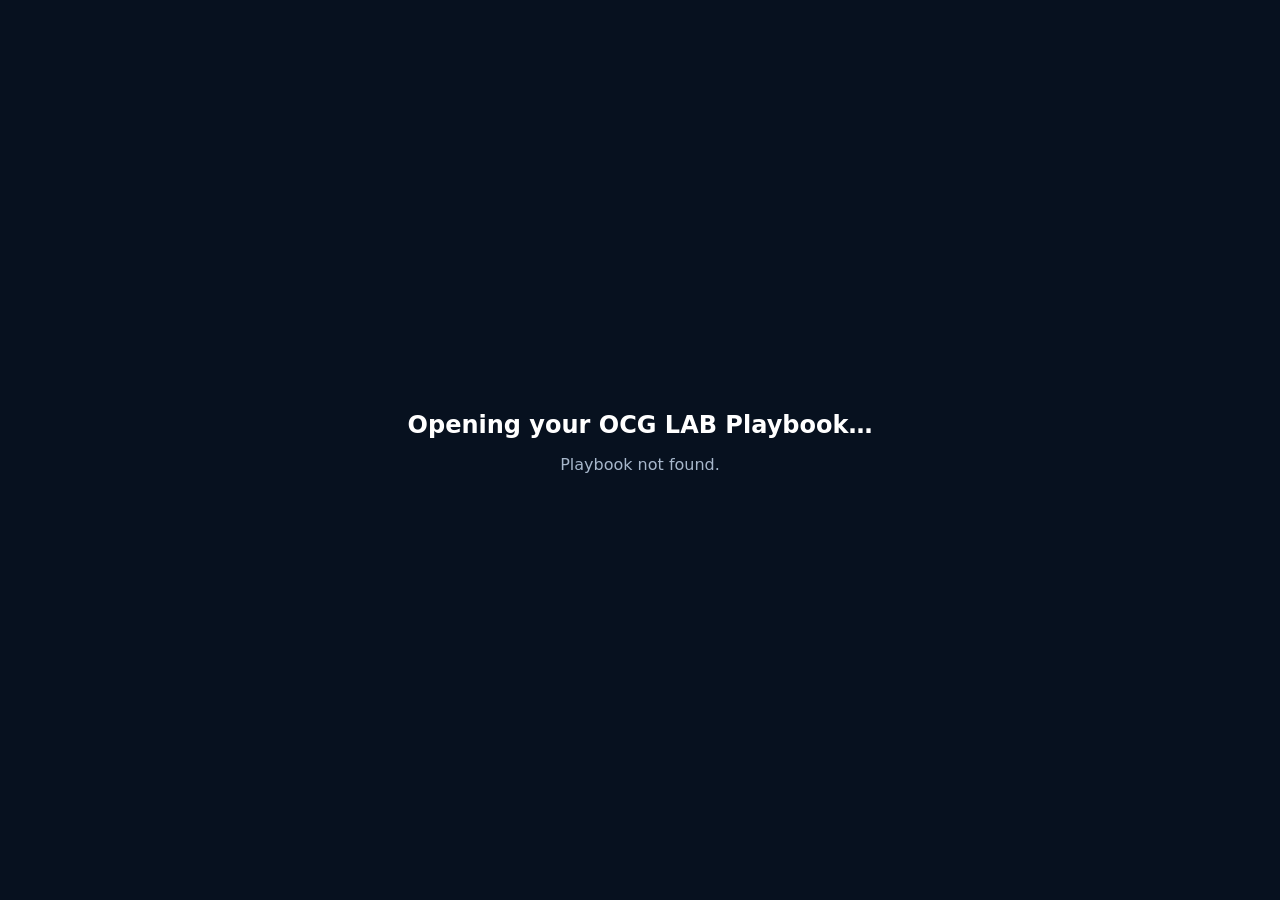
<file: playbook-router/index.html>
<!doctype html><html><head><meta charset="utf-8"><meta name="viewport" content="width=device-width,initial-scale=1"><title>OCG LAB Playbook</title><style>body{font-family:system-ui;background:#07111f;color:#fff;display:grid;place-items:center;min-height:100vh;margin:0}.load{max-width:560px;padding:32px;text-align:center}.load b{font-size:24px}.load p{color:#a7b7cb}</style></head><body><div class="load"><b>Opening your OCG LAB Playbook…</b><p id="msg">Loading the interactive experience.</p></div><script>
(async()=>{const p=new URLSearchParams(location.search).get('p');const allowed=new Set(['insurance-agent','content-creator','diy-home-improvement','digital-marketer','youtube-creator','videographer','candle-maker','real-estate-investor','airbnb-str','midterm-rental','property-management','sommelier','gamer-streaming']);if(!allowed.has(p)){document.getElementById('msg').textContent='Playbook not found.';return;}try{await new Promise((res,rej)=>{const s=document.createElement('script');s.src='/playbook-router/'+p+'.js';s.onload=res;s.onerror=rej;document.head.appendChild(s)});const bin=Uint8Array.from(atob(window.PLAYBOOK_DATA),c=>c.charCodeAt(0));if(!('DecompressionStream'in window))throw new Error('Please update your browser to open this playbook.');const ds=new DecompressionStream('gzip');const txt=await new Response(new Blob([bin]).stream().pipeThrough(ds)).text();document.open();document.write(txt);document.close();}catch(e){document.getElementById('msg').textContent=e.message||'Unable to open playbook.';}})();
</script></body></html>
</file>
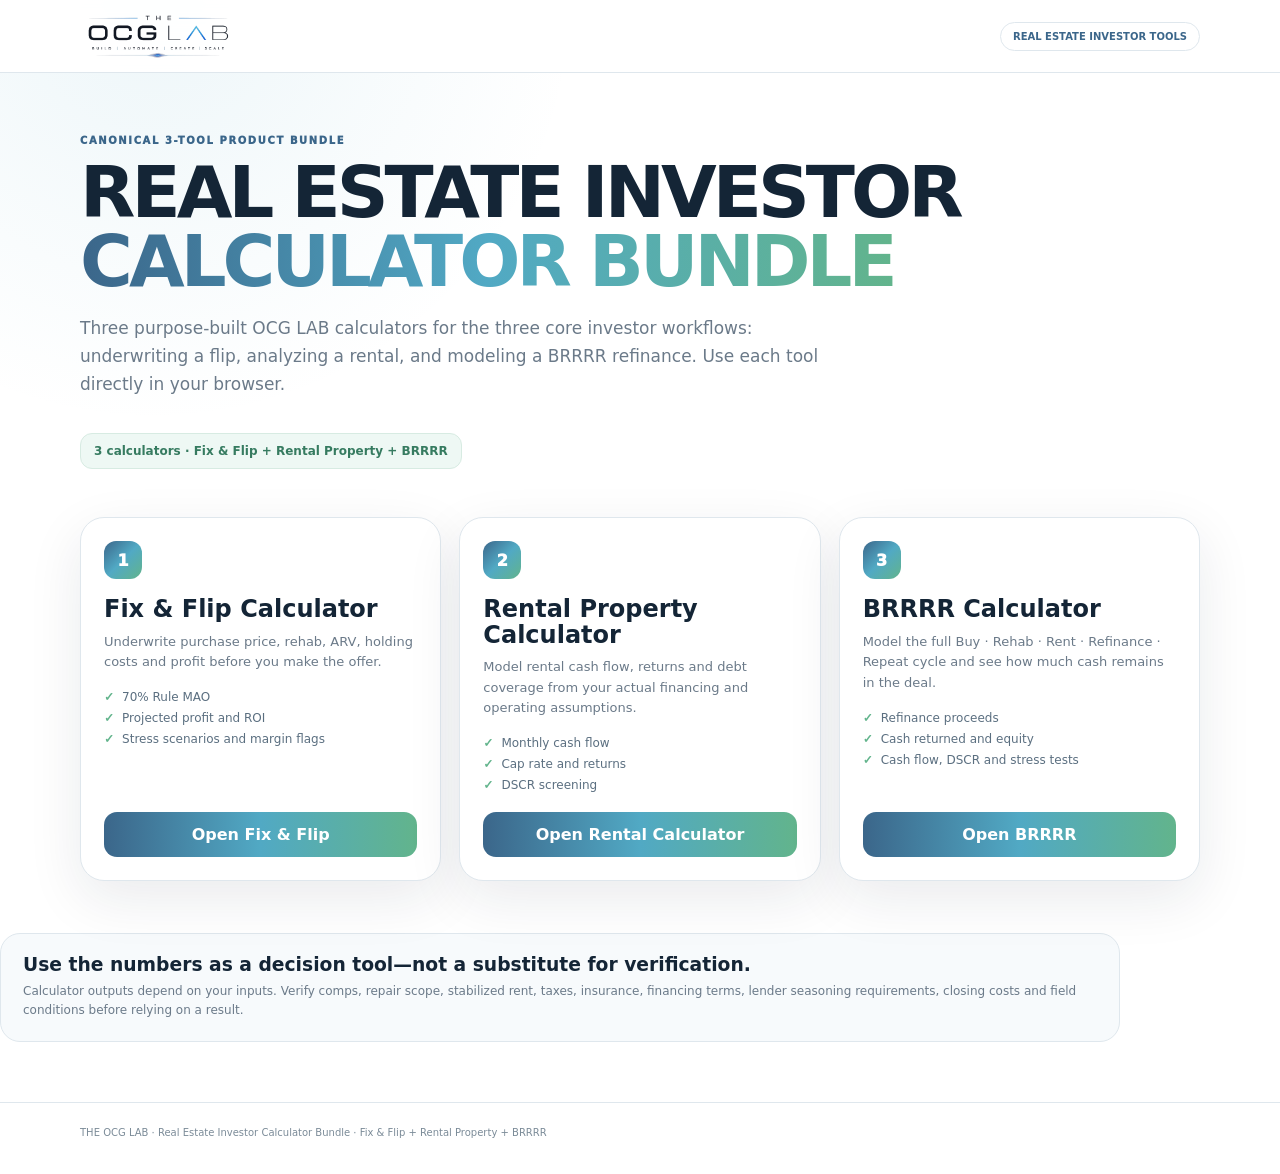
<file: real-estate-investor-calculator-bundle/index.html>
<!doctype html>
<html lang="en">
<head>
<meta charset="utf-8"><meta name="viewport" content="width=device-width,initial-scale=1">
<title>OCG LAB Real Estate Investor Calculator Bundle</title>
<style>
:root{--navy:#142536;--ink:#243545;--muted:#6b7a89;--blue:#3b668a;--cyan:#51a9c4;--green:#62b48c;--line:#dfe7ed;--soft:#f7fafc;--shadow:0 18px 55px rgba(20,37,54,.09)}*{box-sizing:border-box}body{margin:0;font-family:Inter,ui-sans-serif,system-ui,-apple-system,Segoe UI,sans-serif;color:var(--ink);background:radial-gradient(circle at 12% 0,rgba(81,169,196,.10),transparent 26%),#fff}.wrap{width:min(1120px,92vw);margin:auto}.top{border-bottom:1px solid var(--line);background:rgba(255,255,255,.94);position:sticky;top:0;z-index:5;backdrop-filter:blur(16px)}.topin{height:72px;display:flex;align-items:center;justify-content:space-between;gap:20px}.logo{width:160px;max-height:48px;object-fit:contain}.badge{padding:8px 12px;border:1px solid var(--line);border-radius:999px;font-size:10px;font-weight:900;color:var(--blue);background:#fff}.hero{padding:62px 0 32px}.eyebrow{font-size:10px;font-weight:950;letter-spacing:.16em;color:var(--blue)}h1{font-size:clamp(40px,6vw,72px);line-height:.96;letter-spacing:-.055em;color:var(--navy);margin:12px 0 18px}.grad{background:linear-gradient(90deg,var(--blue),var(--cyan),var(--green));-webkit-background-clip:text;color:transparent}.lead{max-width:760px;color:var(--muted);font-size:17px;line-height:1.65}.bundle-note{display:inline-flex;gap:8px;align-items:center;margin-top:18px;padding:10px 13px;border-radius:12px;background:#eef8f4;border:1px solid #d7ebe2;color:#367b60;font-size:12px;font-weight:800}.grid{display:grid;grid-template-columns:repeat(3,1fr);gap:18px;padding:16px 0 42px}.card{display:flex;flex-direction:column;background:#fff;border:1px solid var(--line);border-radius:24px;padding:23px;box-shadow:var(--shadow);min-height:315px}.num{width:38px;height:38px;border-radius:12px;display:grid;place-items:center;font-weight:950;color:#fff;background:linear-gradient(135deg,var(--blue),var(--cyan),var(--green))}.card h2{font-size:24px;line-height:1.05;color:var(--navy);margin:18px 0 9px}.card p{font-size:13px;line-height:1.6;color:var(--muted);margin:0 0 14px}.features{display:grid;gap:7px;margin:3px 0 20px;font-size:12px;color:#5b6f80}.features span:before{content:'✓';color:var(--green);font-weight:950;margin-right:8px}.btn{margin-top:auto;display:block;text-align:center;text-decoration:none;color:#fff;font-weight:900;border-radius:13px;padding:13px 15px;background:linear-gradient(90deg,var(--blue),var(--cyan),var(--green))}.qa{margin:10px 0 60px;padding:20px 22px;border:1px solid var(--line);border-radius:20px;background:var(--soft)}.qa h3{margin:0 0 7px;color:var(--navy)}.qa p{margin:0;color:var(--muted);font-size:12px;line-height:1.6}.footer{border-top:1px solid var(--line);padding:24px 0 36px;color:#7b8b98;font-size:10px}@media(max-width:820px){.grid{grid-template-columns:1fr}.card{min-height:auto}.logo{width:125px}}
</style>
</head>
<body>
<header class="top"><div class="wrap topin"><img class="logo" alt="The OCG LAB" src="/assets/approved-logo.png"><div class="badge">REAL ESTATE INVESTOR TOOLS</div></div></header>
<main>
<section class="hero wrap"><div class="eyebrow">CANONICAL 3-TOOL PRODUCT BUNDLE</div><h1>REAL ESTATE INVESTOR<br><span class="grad">CALCULATOR BUNDLE</span></h1><p class="lead">Three purpose-built OCG LAB calculators for the three core investor workflows: underwriting a flip, analyzing a rental, and modeling a BRRRR refinance. Use each tool directly in your browser.</p><div class="bundle-note">3 calculators · Fix & Flip + Rental Property + BRRRR</div></section>
<section class="grid wrap">
<article class="card"><div class="num">1</div><h2>Fix & Flip Calculator</h2><p>Underwrite purchase price, rehab, ARV, holding costs and profit before you make the offer.</p><div class="features"><span>70% Rule MAO</span><span>Projected profit and ROI</span><span>Stress scenarios and margin flags</span></div><a class="btn" href="/fix-flip-calculator/">Open Fix & Flip</a></article>
<article class="card"><div class="num">2</div><h2>Rental Property Calculator</h2><p>Model rental cash flow, returns and debt coverage from your actual financing and operating assumptions.</p><div class="features"><span>Monthly cash flow</span><span>Cap rate and returns</span><span>DSCR screening</span></div><a class="btn" href="/rental-property-calculator/">Open Rental Calculator</a></article>
<article class="card"><div class="num">3</div><h2>BRRRR Calculator</h2><p>Model the full Buy · Rehab · Rent · Refinance · Repeat cycle and see how much cash remains in the deal.</p><div class="features"><span>Refinance proceeds</span><span>Cash returned and equity</span><span>Cash flow, DSCR and stress tests</span></div><a class="btn" href="/brrrr-calculator/">Open BRRRR</a></article>
</section>
<section class="qa wrap"><h3>Use the numbers as a decision tool—not a substitute for verification.</h3><p>Calculator outputs depend on your inputs. Verify comps, repair scope, stabilized rent, taxes, insurance, financing terms, lender seasoning requirements, closing costs and field conditions before relying on a result.</p></section>
</main>
<footer class="footer"><div class="wrap">THE OCG LAB · Real Estate Investor Calculator Bundle · Fix & Flip + Rental Property + BRRRR</div></footer>
</body></html>
</file>
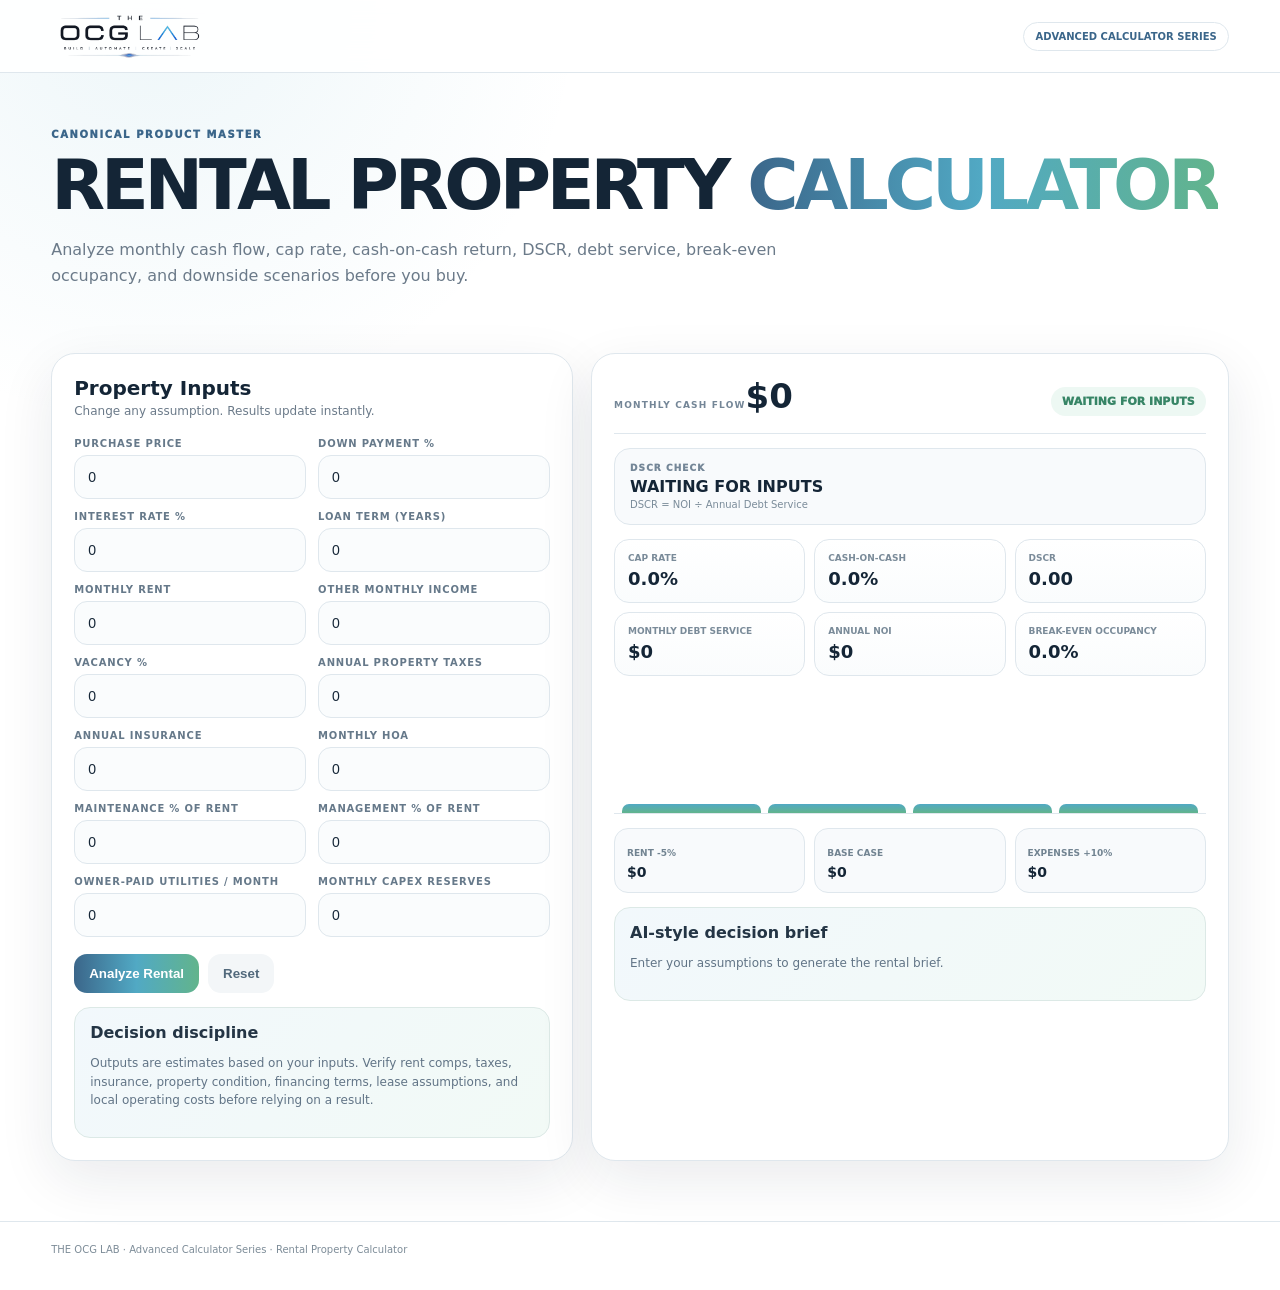
<file: rental-property-calculator/index.html>
<!DOCTYPE html>
<html lang="en"><head><meta charset="utf-8"/><meta content="width=device-width,initial-scale=1" name="viewport"/><title>OCG LAB Advanced Rental Property Calculator</title><style>:root{--navy:#142536;--ink:#243545;--muted:#6b7a89;--blue:#3b668a;--cyan:#51a9c4;--green:#62b48c;--line:#dfe7ed;--shadow:0 18px 55px rgba(20,37,54,.09)}*{box-sizing:border-box}body{margin:0;font-family:Inter,ui-sans-serif,system-ui,-apple-system,Segoe UI,sans-serif;color:var(--ink);background:radial-gradient(circle at 12% 0,rgba(81,169,196,.1),transparent 25%),#fff}.wrap{width:min(1180px,92vw);margin:auto}.top{position:sticky;top:0;z-index:10;background:rgba(255,255,255,.9);backdrop-filter:blur(18px);border-bottom:1px solid var(--line)}.topin{height:72px;display:flex;align-items:center;justify-content:space-between;gap:20px}.brand{min-width:175px;height:58px;display:flex;align-items:center}.ocg-approved-logo{display:block;width:160px;max-width:160px;max-height:48px;height:auto;object-fit:contain}.badge{padding:8px 11px;border:1px solid var(--line);border-radius:999px;font-size:10px;font-weight:900;color:var(--blue);background:#fff}.hero{padding:56px 0 28px}.eyebrow{font-size:10px;font-weight:950;letter-spacing:.16em;color:var(--blue)}h1{font-size:clamp(38px,6vw,70px);line-height:.95;letter-spacing:-.06em;margin:12px 0 18px;color:var(--navy)}.grad{background:linear-gradient(90deg,var(--blue),var(--cyan),var(--green));-webkit-background-clip:text;color:transparent}.lead{max-width:760px;color:var(--muted);font-size:16px;line-height:1.65}.workspace{display:grid;grid-template-columns:.9fr 1.1fr;gap:18px;padding:20px 0 60px}.panel{background:#fff;border:1px solid var(--line);border-radius:24px;padding:22px;box-shadow:var(--shadow)}.panel h2{margin:0 0 4px;color:var(--navy);font-size:20px}.hint{font-size:12px;color:var(--muted);margin-bottom:20px}.grid{display:grid;grid-template-columns:1fr 1fr;gap:12px}.field label{display:block;font-size:10px;font-weight:900;letter-spacing:.08em;text-transform:uppercase;color:#66798a;margin:0 0 6px}.field input{width:100%;padding:13px;border:1px solid var(--line);border-radius:13px;background:#fafcfd;color:var(--navy);font-size:14px}.actions{display:flex;gap:9px;margin-top:17px}.btn{border:0;border-radius:13px;padding:12px 15px;font-weight:900;cursor:pointer}.primary{color:#fff;background:linear-gradient(90deg,var(--blue),var(--cyan),var(--green))}.secondary{background:#f3f6f8;color:#52697c}.score{display:flex;justify-content:space-between;align-items:flex-end;padding-bottom:17px;border-bottom:1px solid var(--line)}.score small{font-size:9px;letter-spacing:.13em;font-weight:900;color:#748697}.score strong{font-size:34px;color:var(--navy)}.verdict{font-size:11px;font-weight:950;padding:8px 11px;border-radius:999px;background:#edf8f3;color:#378566}.rule70{margin-top:14px;padding:14px 15px;border:1px solid var(--line);border-radius:16px;background:#f8fafc}.rule70 span{display:block;font-size:9px;font-weight:950;letter-spacing:.12em;color:#748697}.rule70 b{display:block;margin-top:4px;font-size:16px;color:var(--navy)}.rule70 small{display:block;margin-top:3px;color:#7a8b99;font-size:10px}.rule70.pass{background:#edf8f3;border-color:#d4eadf}.rule70.fail{background:#fff4f1;border-color:#f0d9d2}.metrics{display:grid;grid-template-columns:repeat(3,1fr);gap:9px;margin-top:14px}.metric{padding:13px;border:1px solid var(--line);border-radius:15px;background:linear-gradient(180deg,#fff,#fafcfd)}.metric span{display:block;font-size:9px;color:#7a8b99;font-weight:850;text-transform:uppercase}.metric b{display:block;font-size:18px;color:var(--navy);margin-top:5px}.chart{height:120px;display:flex;align-items:flex-end;gap:7px;margin:18px 0 8px;padding:0 8px;border-bottom:1px solid var(--line)}.bar{flex:1;border-radius:7px 7px 0 0;background:linear-gradient(180deg,var(--cyan),var(--green))}.insight{margin-top:14px;padding:15px;border-radius:16px;background:linear-gradient(135deg,#f2f8fc,#f2faf6);border:1px solid #dce9e6}.insight p{font-size:12px;line-height:1.55;color:#617486}.flags{display:grid;gap:8px;margin-top:12px}.flag{display:flex;gap:10px;padding:11px;border:1px solid var(--line);border-radius:13px;font-size:11px;color:#607384}.dot{width:8px;height:8px;border-radius:50%;background:var(--green);margin-top:3px}.scenarios{display:grid;grid-template-columns:repeat(3,1fr);gap:9px;margin-top:14px}.scenario{padding:12px;border-radius:14px;background:#f8fafc;border:1px solid var(--line)}.scenario span{font-size:9px;font-weight:900;color:#718391;text-transform:uppercase}.scenario b{display:block;margin-top:4px;font-size:14px;color:var(--navy)}.footer{border-top:1px solid var(--line);padding:22px 0 35px;color:#7d8c98;font-size:10px}@media(max-width:850px){.workspace{grid-template-columns:1fr}.metrics,.scenarios{grid-template-columns:1fr 1fr}.grid{grid-template-columns:1fr}}</style></head><body><header class="top"><div class="wrap topin"><div class="brand"><img alt="The OCG Lab" class="ocg-approved-logo" src="/assets/approved-logo.png"/></div><div class="badge">ADVANCED CALCULATOR SERIES</div></div></header><main><section class="hero wrap"><div class="eyebrow">CANONICAL PRODUCT MASTER</div><h1>RENTAL PROPERTY <span class="grad">CALCULATOR</span></h1><p class="lead">Analyze monthly cash flow, cap rate, cash-on-cash return, DSCR, debt service, break-even occupancy, and downside scenarios before you buy.</p></section><section class="workspace wrap"><div class="panel"><h2>Property Inputs</h2><div class="hint">Change any assumption. Results update instantly.</div><div class="grid"><div class="field"><label>Purchase Price</label><input id="purchase" type="number" value="0"/></div><div class="field"><label>Down Payment %</label><input id="down" type="number" value="0"/></div><div class="field"><label>Interest Rate %</label><input id="rate" type="number" value="0"/></div><div class="field"><label>Loan Term (Years)</label><input id="term" type="number" value="0"/></div><div class="field"><label>Monthly Rent</label><input id="rent" type="number" value="0"/></div><div class="field"><label>Other Monthly Income</label><input id="other" type="number" value="0"/></div><div class="field"><label>Vacancy %</label><input id="vacancy" type="number" value="0"/></div><div class="field"><label>Annual Property Taxes</label><input id="taxes" type="number" value="0"/></div><div class="field"><label>Annual Insurance</label><input id="insurance" type="number" value="0"/></div><div class="field"><label>Monthly HOA</label><input id="hoa" type="number" value="0"/></div><div class="field"><label>Maintenance % of Rent</label><input id="maintenance" type="number" value="0"/></div><div class="field"><label>Management % of Rent</label><input id="management" type="number" value="0"/></div><div class="field"><label>Owner-Paid Utilities / Month</label><input id="utilities" type="number" value="0"/></div><div class="field"><label>Monthly CapEx Reserves</label><input id="reserves" type="number" value="0"/></div></div><div class="actions"><button class="btn primary" onclick="calc()">Analyze Rental</button><button class="btn secondary" id="ocgResetButton" onclick="resetCalc()">Reset</button></div><div class="insight"><b>Decision discipline</b><p>Outputs are estimates based on your inputs. Verify rent comps, taxes, insurance, property condition, financing terms, lease assumptions, and local operating costs before relying on a result.</p></div></div><div class="panel"><div class="score"><div><small>MONTHLY CASH FLOW</small><strong id="cashflow">$0</strong></div><div class="verdict" id="verdict">WAITING FOR INPUTS</div></div><div class="rule70" id="dscrbox"><span>DSCR CHECK</span><b id="dscrstatus">WAITING FOR INPUTS</b><small id="dscrdetail">DSCR = NOI ÷ Annual Debt Service</small></div><div class="metrics"><div class="metric"><span>Cap Rate</span><b id="caprate">0%</b></div><div class="metric"><span>Cash-on-Cash</span><b id="coc">0%</b></div><div class="metric"><span>DSCR</span><b id="dscr">0.00</b></div><div class="metric"><span>Monthly Debt Service</span><b id="payment">$0</b></div><div class="metric"><span>Annual NOI</span><b id="noi">$0</b></div><div class="metric"><span>Break-Even Occupancy</span><b id="breakeven">0%</b></div></div><div class="chart" id="chart"></div><div class="scenarios"><div class="scenario"><span>Rent -5%</span><b id="rentstress">$0</b></div><div class="scenario"><span>Base Case</span><b id="base">$0</b></div><div class="scenario"><span>Expenses +10%</span><b id="expstress">$0</b></div></div><div class="insight"><b>AI-style decision brief</b><p id="brief">Enter your assumptions to generate the rental brief.</p></div><div class="flags" id="flags"></div></div></section></main><footer class="footer"><div class="wrap">THE OCG LAB · Advanced Calculator Series · Rental Property Calculator</div></footer><script>const $=id=>document.getElementById(id),money=n=>new Intl.NumberFormat('en-US',{style:'currency',currency:'USD',maximumFractionDigits:0}).format(Number.isFinite(n)?n:0),num=id=>parseFloat($(id)?.value)||0;function monthlyPI(p,r,y){if(p<=0||y<=0)return 0;const m=(r/100)/12,n=y*12;return m===0?p/n:p*m*Math.pow(1+m,n)/(Math.pow(1+m,n)-1)}function model(o={}){const purchase=o.purchase??num('purchase'),downPct=o.down??num('down'),rate=o.rate??num('rate'),term=o.term??num('term'),rent=o.rent??num('rent'),other=o.other??num('other'),vacancyPct=o.vacancy??num('vacancy'),taxes=o.taxes??num('taxes'),insurance=o.insurance??num('insurance'),hoa=o.hoa??num('hoa'),maintenancePct=o.maintenance??num('maintenance'),managementPct=o.management??num('management'),utilities=o.utilities??num('utilities'),reserves=o.reserves??num('reserves');const downPayment=purchase*(downPct/100),loan=Math.max(0,purchase-downPayment),payment=monthlyPI(loan,rate,term),grossMonthly=rent+other,effectiveMonthlyIncome=grossMonthly-grossMonthly*(vacancyPct/100),monthlyOperating=taxes/12+insurance/12+hoa+rent*(maintenancePct/100)+rent*(managementPct/100)+utilities+reserves,monthlyNOI=effectiveMonthlyIncome-monthlyOperating,annualNOI=monthlyNOI*12,annualDebt=payment*12,cashflow=monthlyNOI-payment,capRate=purchase>0?annualNOI/purchase*100:0,cashInvested=downPayment,coc=cashInvested>0?(cashflow*12)/cashInvested*100:0,dscr=annualDebt>0?annualNOI/annualDebt:0,fixedMonthly=taxes/12+insurance/12+hoa+utilities+reserves+payment,variablePct=vacancyPct/100+maintenancePct/100+managementPct/100,denominator=1-variablePct,breakEvenIncome=denominator>0?fixedMonthly/denominator:0,breakEvenOcc=grossMonthly>0?Math.min(999,breakEvenIncome/grossMonthly*100):0;return{purchase,downPayment,loan,payment,grossMonthly,effectiveMonthlyIncome,monthlyOperating,monthlyNOI,annualNOI,annualDebt,cashflow,capRate,coc,dscr,breakEvenOcc,cashInvested}}function calc(){const m=model();$('cashflow').textContent=money(m.cashflow);$('caprate').textContent=m.capRate.toFixed(1)+'%';$('coc').textContent=(Number.isFinite(m.coc)?m.coc:0).toFixed(1)+'%';$('dscr').textContent=m.dscr.toFixed(2);$('payment').textContent=money(m.payment);$('noi').textContent=money(m.annualNOI);$('breakeven').textContent=(Number.isFinite(m.breakEvenOcc)?m.breakEvenOcc:0).toFixed(1)+'%';const has=m.purchase>0||m.grossMonthly>0;let v='WAITING FOR INPUTS';if(has){if(m.cashflow>0&&m.dscr>=1.25)v='STRONGER COVERAGE';else if(m.cashflow>=0&&m.dscr>=1)v='REVIEW CAREFULLY';else v='NEGATIVE PRESSURE'}$('verdict').textContent=v;const box=$('dscrbox');box.classList.remove('pass','fail');if(!has){$('dscrstatus').textContent='WAITING FOR INPUTS';$('dscrdetail').textContent='DSCR = NOI ÷ Annual Debt Service'}else if(m.annualDebt<=0){$('dscrstatus').textContent='NO DEBT SERVICE ENTERED';$('dscrdetail').textContent='DSCR requires financing inputs to compare NOI with debt service.'}else if(m.dscr>=1.25){box.classList.add('pass');$('dscrstatus').textContent='MEETS 1.25 DSCR BENCHMARK';$('dscrdetail').textContent=`NOI covers annual debt service ${m.dscr.toFixed(2)}×.`}else{box.classList.add('fail');$('dscrstatus').textContent='BELOW 1.25 DSCR BENCHMARK';$('dscrdetail').textContent=`NOI covers annual debt service ${m.dscr.toFixed(2)}×.`}const rs=model({rent:num('rent')*.95}),es=model({taxes:num('taxes')*1.1,insurance:num('insurance')*1.1,hoa:num('hoa')*1.1,utilities:num('utilities')*1.1,reserves:num('reserves')*1.1});$('base').textContent=money(m.cashflow);$('rentstress').textContent=money(rs.cashflow);$('expstress').textContent=money(es.cashflow);$('brief').textContent=has?(m.cashflow>0&&m.dscr>=1.25?`Base-case cash flow is ${money(m.cashflow)} per month with a ${m.capRate.toFixed(1)}% cap rate and ${m.dscr.toFixed(2)} DSCR. Verify rent, expenses, condition, and financing before treating the result as durable.`:`The base case shows ${money(m.cashflow)} monthly cash flow and ${m.dscr.toFixed(2)} DSCR. Tighten purchase price, rent assumptions, operating expenses, or financing before treating this as a comfortable hold.`):'Enter your assumptions to generate the rental brief.';const flags=[];if(has){flags.push(m.cashflow>=0?'Base-case monthly cash flow is non-negative.':'Base-case monthly cash flow is negative.');flags.push(m.dscr>=1.25?'DSCR meets the 1.25 benchmark used here for screening.':'DSCR is below the 1.25 screening benchmark.');if(m.breakEvenOcc>95)flags.push('Break-even occupancy is above 95%; vacancy tolerance is thin.');else if(m.breakEvenOcc>0)flags.push(`Break-even occupancy is ${m.breakEvenOcc.toFixed(1)}%.`)}$('flags').innerHTML=flags.map(x=>`<div class="flag"><span class="dot"></span><span>${x}</span></div>`).join('');const vals=[Math.max(0,m.effectiveMonthlyIncome),Math.max(0,m.monthlyOperating),Math.max(0,m.payment),Math.max(0,m.cashflow)],max=Math.max(...vals,1);$('chart').innerHTML=vals.map(v=>`<div class="bar" style="height:${Math.max(8,v/max*100)}%" title="${money(v)}"></div>`).join('')}function resetCalc(){['purchase','down','rate','term','rent','other','vacancy','taxes','insurance','hoa','maintenance','management','utilities','reserves'].forEach(id=>{if($(id))$(id).value=0});calc()}document.querySelectorAll('input').forEach(i=>i.addEventListener('input',calc));calc();</script></body></html>
</file>
<file: os/assets/index-D5zuiU_d.css>
*,:before,:after{--tw-border-spacing-x: 0;--tw-border-spacing-y: 0;--tw-translate-x: 0;--tw-translate-y: 0;--tw-rotate: 0;--tw-skew-x: 0;--tw-skew-y: 0;--tw-scale-x: 1;--tw-scale-y: 1;--tw-pan-x: ;--tw-pan-y: ;--tw-pinch-zoom: ;--tw-scroll-snap-strictness: proximity;--tw-gradient-from-position: ;--tw-gradient-via-position: ;--tw-gradient-to-position: ;--tw-ordinal: ;--tw-slashed-zero: ;--tw-numeric-figure: ;--tw-numeric-spacing: ;--tw-numeric-fraction: ;--tw-ring-inset: ;--tw-ring-offset-width: 0px;--tw-ring-offset-color: #fff;--tw-ring-color: rgb(59 130 246 / .5);--tw-ring-offset-shadow: 0 0 #0000;--tw-ring-shadow: 0 0 #0000;--tw-shadow: 0 0 #0000;--tw-shadow-colored: 0 0 #0000;--tw-blur: ;--tw-brightness: ;--tw-contrast: ;--tw-grayscale: ;--tw-hue-rotate: ;--tw-invert: ;--tw-saturate: ;--tw-sepia: ;--tw-drop-shadow: ;--tw-backdrop-blur: ;--tw-backdrop-brightness: ;--tw-backdrop-contrast: ;--tw-backdrop-grayscale: ;--tw-backdrop-hue-rotate: ;--tw-backdrop-invert: ;--tw-backdrop-opacity: ;--tw-backdrop-saturate: ;--tw-backdrop-sepia: ;--tw-contain-size: ;--tw-contain-layout: ;--tw-contain-paint: ;--tw-contain-style: }::backdrop{--tw-border-spacing-x: 0;--tw-border-spacing-y: 0;--tw-translate-x: 0;--tw-translate-y: 0;--tw-rotate: 0;--tw-skew-x: 0;--tw-skew-y: 0;--tw-scale-x: 1;--tw-scale-y: 1;--tw-pan-x: ;--tw-pan-y: ;--tw-pinch-zoom: ;--tw-scroll-snap-strictness: proximity;--tw-gradient-from-position: ;--tw-gradient-via-position: ;--tw-gradient-to-position: ;--tw-ordinal: ;--tw-slashed-zero: ;--tw-numeric-figure: ;--tw-numeric-spacing: ;--tw-numeric-fraction: ;--tw-ring-inset: ;--tw-ring-offset-width: 0px;--tw-ring-offset-color: #fff;--tw-ring-color: rgb(59 130 246 / .5);--tw-ring-offset-shadow: 0 0 #0000;--tw-ring-shadow: 0 0 #0000;--tw-shadow: 0 0 #0000;--tw-shadow-colored: 0 0 #0000;--tw-blur: ;--tw-brightness: ;--tw-contrast: ;--tw-grayscale: ;--tw-hue-rotate: ;--tw-invert: ;--tw-saturate: ;--tw-sepia: ;--tw-drop-shadow: ;--tw-backdrop-blur: ;--tw-backdrop-brightness: ;--tw-backdrop-contrast: ;--tw-backdrop-grayscale: ;--tw-backdrop-hue-rotate: ;--tw-backdrop-invert: ;--tw-backdrop-opacity: ;--tw-backdrop-saturate: ;--tw-backdrop-sepia: ;--tw-contain-size: ;--tw-contain-layout: ;--tw-contain-paint: ;--tw-contain-style: }*,:before,:after{box-sizing:border-box;border-width:0;border-style:solid;border-color:#e5e7eb}:before,:after{--tw-content: ""}html,:host{line-height:1.5;-webkit-text-size-adjust:100%;-moz-tab-size:4;-o-tab-size:4;tab-size:4;font-family:Plus Jakarta Sans,sans-serif;font-feature-settings:normal;font-variation-settings:normal;-webkit-tap-highlight-color:transparent}body{margin:0;line-height:inherit}hr{height:0;color:inherit;border-top-width:1px}abbr:where([title]){-webkit-text-decoration:underline dotted;text-decoration:underline dotted}h1,h2,h3,h4,h5,h6{font-size:inherit;font-weight:inherit}a{color:inherit;text-decoration:inherit}b,strong{font-weight:bolder}code,kbd,samp,pre{font-family:JetBrains Mono,monospace;font-feature-settings:normal;font-variation-settings:normal;font-size:1em}small{font-size:80%}sub,sup{font-size:75%;line-height:0;position:relative;vertical-align:baseline}sub{bottom:-.25em}sup{top:-.5em}table{text-indent:0;border-color:inherit;border-collapse:collapse}button,input,optgroup,select,textarea{font-family:inherit;font-feature-settings:inherit;font-variation-settings:inherit;font-size:100%;font-weight:inherit;line-height:inherit;letter-spacing:inherit;color:inherit;margin:0;padding:0}button,select{text-transform:none}button,input:where([type=button]),input:where([type=reset]),input:where([type=submit]){-webkit-appearance:button;background-color:transparent;background-image:none}:-moz-focusring{outline:auto}:-moz-ui-invalid{box-shadow:none}progress{vertical-align:baseline}::-webkit-inner-spin-button,::-webkit-outer-spin-button{height:auto}[type=search]{-webkit-appearance:textfield;outline-offset:-2px}::-webkit-search-decoration{-webkit-appearance:none}::-webkit-file-upload-button{-webkit-appearance:button;font:inherit}summary{display:list-item}blockquote,dl,dd,h1,h2,h3,h4,h5,h6,hr,figure,p,pre{margin:0}fieldset{margin:0;padding:0}legend{padding:0}ol,ul,menu{list-style:none;margin:0;padding:0}dialog{padding:0}textarea{resize:vertical}input::-moz-placeholder,textarea::-moz-placeholder{opacity:1;color:#9ca3af}input::placeholder,textarea::placeholder{opacity:1;color:#9ca3af}button,[role=button]{cursor:pointer}:disabled{cursor:default}img,svg,video,canvas,audio,iframe,embed,object{display:block;vertical-align:middle}img,video{max-width:100%;height:auto}[hidden]:where(:not([hidden=until-found])){display:none}html{background:var(--ocg-ink);scroll-behavior:smooth;width:100%;max-width:100%;overflow-x:clip}body{margin:0;background:radial-gradient(circle at 12% -8%,rgba(37,99,235,.14),transparent 30rem),radial-gradient(circle at 92% 12%,rgba(34,197,94,.08),transparent 28rem),#02050b;color:#f1f5f9;font-family:Plus Jakarta Sans,sans-serif;width:100%;max-width:100%;overflow-x:clip;min-height:100vh;opacity:1}#root{width:100%;max-width:100%;min-width:0;min-height:100vh;overflow-x:clip;opacity:1}h1,h2,h3,h4,h5,h6{font-family:Outfit,sans-serif;overflow-wrap:anywhere}p,span,a,button{overflow-wrap:anywhere}code,pre,.font-mono{font-family:JetBrains Mono,monospace}button,a{-webkit-tap-highlight-color:transparent}img,video,canvas,svg{max-width:100%}.container{width:100%}@media(min-width:640px){.container{max-width:640px}}@media(min-width:768px){.container{max-width:768px}}@media(min-width:1024px){.container{max-width:1024px}}@media(min-width:1280px){.container{max-width:1280px}}@media(min-width:1536px){.container{max-width:1536px}}.sr-only{position:absolute;width:1px;height:1px;padding:0;margin:-1px;overflow:hidden;clip:rect(0,0,0,0);white-space:nowrap;border-width:0}.pointer-events-none{pointer-events:none}.visible{visibility:visible}.invisible{visibility:hidden}.static{position:static}.fixed{position:fixed}.absolute{position:absolute}.relative{position:relative}.sticky{position:sticky}.inset-0{top:0;right:0;bottom:0;left:0}.inset-x-0{left:0;right:0}.inset-y-0{top:0;bottom:0}.-bottom-20{bottom:-5rem}.-left-20{left:-5rem}.-left-\[31px\]{left:-31px}.-right-16{right:-4rem}.-right-2{right:-.5rem}.-right-20{right:-5rem}.-right-24{right:-6rem}.-top-11{top:-2.75rem}.-top-16{top:-4rem}.-top-20{top:-5rem}.-top-3\.5{top:-.875rem}.-top-32{top:-8rem}.bottom-0{bottom:0}.bottom-1{bottom:.25rem}.bottom-3{bottom:.75rem}.bottom-full{bottom:100%}.left-0{left:0}.left-1\/2{left:50%}.left-3{left:.75rem}.left-3\.5{left:.875rem}.right-0{right:0}.right-1{right:.25rem}.right-14{right:3.5rem}.right-3{right:.75rem}.right-5{right:1.25rem}.top-0{top:0}.top-1{top:.25rem}.top-1\/2{top:50%}.top-1\/4{top:25%}.top-10{top:2.5rem}.top-3{top:.75rem}.top-3\.5{top:.875rem}.top-5{top:1.25rem}.top-6{top:1.5rem}.top-\[-180px\]{top:-180px}.top-\[-220px\]{top:-220px}.z-10{z-index:10}.z-40{z-index:40}.z-50{z-index:50}.col-span-2{grid-column:span 2 / span 2}.-mx-1{margin-left:-.25rem;margin-right:-.25rem}.-mx-4{margin-left:-1rem;margin-right:-1rem}.mx-auto{margin-left:auto;margin-right:auto}.my-1\.5{margin-top:.375rem;margin-bottom:.375rem}.my-2{margin-top:.5rem;margin-bottom:.5rem}.my-4{margin-top:1rem;margin-bottom:1rem}.my-auto{margin-top:auto;margin-bottom:auto}.mb-0\.5{margin-bottom:.125rem}.mb-1{margin-bottom:.25rem}.mb-1\.5{margin-bottom:.375rem}.mb-12{margin-bottom:3rem}.mb-2{margin-bottom:.5rem}.mb-3{margin-bottom:.75rem}.mb-4{margin-bottom:1rem}.mb-5{margin-bottom:1.25rem}.mb-6{margin-bottom:1.5rem}.mb-8{margin-bottom:2rem}.ml-1{margin-left:.25rem}.ml-2{margin-left:.5rem}.ml-auto{margin-left:auto}.mr-1{margin-right:.25rem}.mr-2{margin-right:.5rem}.mt-0\.5{margin-top:.125rem}.mt-1{margin-top:.25rem}.mt-1\.5{margin-top:.375rem}.mt-10{margin-top:2.5rem}.mt-2{margin-top:.5rem}.mt-3{margin-top:.75rem}.mt-4{margin-top:1rem}.mt-5{margin-top:1.25rem}.mt-6{margin-top:1.5rem}.mt-7{margin-top:1.75rem}.mt-8{margin-top:2rem}.mt-9{margin-top:2.25rem}.mt-\[7px\]{margin-top:7px}.mt-auto{margin-top:auto}.line-clamp-1{overflow:hidden;display:-webkit-box;-webkit-box-orient:vertical;-webkit-line-clamp:1}.line-clamp-2{overflow:hidden;display:-webkit-box;-webkit-box-orient:vertical;-webkit-line-clamp:2}.line-clamp-3{overflow:hidden;display:-webkit-box;-webkit-box-orient:vertical;-webkit-line-clamp:3}.block{display:block}.inline-block{display:inline-block}.inline{display:inline}.flex{display:flex}.inline-flex{display:inline-flex}.table{display:table}.grid{display:grid}.hidden{display:none}.h-1{height:.25rem}.h-1\.5{height:.375rem}.h-10{height:2.5rem}.h-11{height:2.75rem}.h-12{height:3rem}.h-14{height:3.5rem}.h-16{height:4rem}.h-2{height:.5rem}.h-2\.5{height:.625rem}.h-24{height:6rem}.h-3{height:.75rem}.h-3\.5{height:.875rem}.h-32{height:8rem}.h-4{height:1rem}.h-44{height:11rem}.h-5{height:1.25rem}.h-56{height:14rem}.h-6{height:1.5rem}.h-7{height:1.75rem}.h-72{height:18rem}.h-8{height:2rem}.h-80{height:20rem}.h-9{height:2.25rem}.h-\[16px\]{height:16px}.h-\[18px\]{height:18px}.h-\[2px\]{height:2px}.h-\[380px\]{height:380px}.h-\[520px\]{height:520px}.h-\[560px\]{height:560px}.h-\[68px\]{height:68px}.h-\[85vh\]{height:85vh}.h-\[calc\(100dvh-3\.5rem\)\]{height:calc(100dvh - 3.5rem)}.h-\[min\(72dvh\,560px\)\]{height:min(72dvh,560px)}.h-\[min\(80dvh\,760px\)\]{height:min(80dvh,760px)}.h-full{height:100%}.h-px{height:1px}.max-h-48{max-height:12rem}.max-h-\[140px\]{max-height:140px}.max-h-\[85vh\]{max-height:85vh}.max-h-\[90vh\]{max-height:90vh}.max-h-\[92vh\]{max-height:92vh}.max-h-\[calc\(100dvh-1\.5rem\)\]{max-height:calc(100dvh - 1.5rem)}.min-h-0{min-height:0px}.min-h-\[40px\]{min-height:40px}.min-h-\[46vh\]{min-height:46vh}.min-h-dvh{min-height:100dvh}.min-h-screen{min-height:100vh}.w-1{width:.25rem}.w-1\.5{width:.375rem}.w-1\/2{width:50%}.w-10{width:2.5rem}.w-11{width:2.75rem}.w-12{width:3rem}.w-14{width:3.5rem}.w-16{width:4rem}.w-2{width:.5rem}.w-2\.5{width:.625rem}.w-3{width:.75rem}.w-3\.5{width:.875rem}.w-32{width:8rem}.w-4{width:1rem}.w-40{width:10rem}.w-44{width:11rem}.w-5{width:1.25rem}.w-52{width:13rem}.w-56{width:14rem}.w-6{width:1.5rem}.w-7{width:1.75rem}.w-8{width:2rem}.w-80{width:20rem}.w-9{width:2.25rem}.w-\[16px\]{width:16px}.w-\[18px\]{width:18px}.w-\[280px\]{width:280px}.w-\[300px\]{width:300px}.w-\[340px\]{width:340px}.w-\[380px\]{width:380px}.w-\[480px\]{width:480px}.w-\[650px\]{width:650px}.w-\[76px\]{width:76px}.w-\[min\(340px\,90vw\)\]{width:min(340px,90vw)}.w-auto{width:auto}.w-fit{width:-moz-fit-content;width:fit-content}.w-full{width:100%}.w-px{width:1px}.min-w-0{min-width:0px}.min-w-\[150px\]{min-width:150px}.min-w-\[210px\]{min-width:210px}.min-w-\[230px\]{min-width:230px}.max-w-2xl{max-width:42rem}.max-w-3xl{max-width:48rem}.max-w-4xl{max-width:56rem}.max-w-5xl{max-width:64rem}.max-w-6xl{max-width:72rem}.max-w-7xl{max-width:80rem}.max-w-\[140px\]{max-width:140px}.max-w-\[1480px\]{max-width:1480px}.max-w-\[150px\]{max-width:150px}.max-w-\[180px\]{max-width:180px}.max-w-\[260px\]{max-width:260px}.max-w-\[420px\]{max-width:420px}.max-w-\[520px\]{max-width:520px}.max-w-\[560px\]{max-width:560px}.max-w-\[620px\]{max-width:620px}.max-w-\[760px\]{max-width:760px}.max-w-\[85\%\]{max-width:85%}.max-w-\[86vw\]{max-width:86vw}.max-w-\[880px\]{max-width:880px}.max-w-\[92\%\]{max-width:92%}.max-w-\[92vw\]{max-width:92vw}.max-w-\[94vw\]{max-width:94vw}.max-w-\[calc\(100vw-1\.5rem\)\]{max-width:calc(100vw - 1.5rem)}.max-w-full{max-width:100%}.max-w-lg{max-width:32rem}.max-w-md{max-width:28rem}.max-w-sm{max-width:24rem}.max-w-xl{max-width:36rem}.flex-1{flex:1 1 0%}.flex-shrink-0,.shrink-0{flex-shrink:0}.flex-grow,.grow{flex-grow:1}.origin-left{transform-origin:left}.-translate-x-1\/2{--tw-translate-x: -50%;transform:translate(var(--tw-translate-x),var(--tw-translate-y)) rotate(var(--tw-rotate)) skew(var(--tw-skew-x)) skewY(var(--tw-skew-y)) scaleX(var(--tw-scale-x)) scaleY(var(--tw-scale-y))}.-translate-y-1\/2{--tw-translate-y: -50%;transform:translate(var(--tw-translate-x),var(--tw-translate-y)) rotate(var(--tw-rotate)) skew(var(--tw-skew-x)) skewY(var(--tw-skew-y)) scaleX(var(--tw-scale-x)) scaleY(var(--tw-scale-y))}.translate-x-0{--tw-translate-x: 0px;transform:translate(var(--tw-translate-x),var(--tw-translate-y)) rotate(var(--tw-rotate)) skew(var(--tw-skew-x)) skewY(var(--tw-skew-y)) scaleX(var(--tw-scale-x)) scaleY(var(--tw-scale-y))}.translate-x-7{--tw-translate-x: 1.75rem;transform:translate(var(--tw-translate-x),var(--tw-translate-y)) rotate(var(--tw-rotate)) skew(var(--tw-skew-x)) skewY(var(--tw-skew-y)) scaleX(var(--tw-scale-x)) scaleY(var(--tw-scale-y))}.rotate-180{--tw-rotate: 180deg;transform:translate(var(--tw-translate-x),var(--tw-translate-y)) rotate(var(--tw-rotate)) skew(var(--tw-skew-x)) skewY(var(--tw-skew-y)) scaleX(var(--tw-scale-x)) scaleY(var(--tw-scale-y))}.scale-x-0{--tw-scale-x: 0;transform:translate(var(--tw-translate-x),var(--tw-translate-y)) rotate(var(--tw-rotate)) skew(var(--tw-skew-x)) skewY(var(--tw-skew-y)) scaleX(var(--tw-scale-x)) scaleY(var(--tw-scale-y))}.transform{transform:translate(var(--tw-translate-x),var(--tw-translate-y)) rotate(var(--tw-rotate)) skew(var(--tw-skew-x)) skewY(var(--tw-skew-y)) scaleX(var(--tw-scale-x)) scaleY(var(--tw-scale-y))}.animate-\[spin_9s_linear_infinite\]{animation:spin 9s linear infinite}@keyframes bounce{0%,to{transform:translateY(-25%);animation-timing-function:cubic-bezier(.8,0,1,1)}50%{transform:none;animation-timing-function:cubic-bezier(0,0,.2,1)}}.animate-bounce{animation:bounce 1s infinite}@keyframes ping{75%,to{transform:scale(2);opacity:0}}.animate-ping{animation:ping 1s cubic-bezier(0,0,.2,1) infinite}@keyframes pulse{50%{opacity:.5}}.animate-pulse{animation:pulse 2s cubic-bezier(.4,0,.6,1) infinite}@keyframes spin{to{transform:rotate(360deg)}}.animate-spin{animation:spin 1s linear infinite}.cursor-not-allowed{cursor:not-allowed}.cursor-pointer{cursor:pointer}.resize-none{resize:none}.snap-x{scroll-snap-type:x var(--tw-scroll-snap-strictness)}.snap-start{scroll-snap-align:start}.list-decimal{list-style-type:decimal}.list-disc{list-style-type:disc}.appearance-none{-webkit-appearance:none;-moz-appearance:none;appearance:none}.grid-cols-1{grid-template-columns:repeat(1,minmax(0,1fr))}.grid-cols-2{grid-template-columns:repeat(2,minmax(0,1fr))}.grid-cols-3{grid-template-columns:repeat(3,minmax(0,1fr))}.flex-col{flex-direction:column}.flex-wrap{flex-wrap:wrap}.items-start{align-items:flex-start}.items-end{align-items:flex-end}.items-center{align-items:center}.items-baseline{align-items:baseline}.justify-end{justify-content:flex-end}.justify-center{justify-content:center}.justify-between{justify-content:space-between}.gap-0{gap:0px}.gap-0\.5{gap:.125rem}.gap-1{gap:.25rem}.gap-1\.5{gap:.375rem}.gap-10{gap:2.5rem}.gap-12{gap:3rem}.gap-2{gap:.5rem}.gap-2\.5{gap:.625rem}.gap-3{gap:.75rem}.gap-3\.5{gap:.875rem}.gap-4{gap:1rem}.gap-5{gap:1.25rem}.gap-6{gap:1.5rem}.gap-7{gap:1.75rem}.gap-8{gap:2rem}.gap-x-3{-moz-column-gap:.75rem;column-gap:.75rem}.gap-x-5{-moz-column-gap:1.25rem;column-gap:1.25rem}.gap-x-6{-moz-column-gap:1.5rem;column-gap:1.5rem}.gap-y-0\.5{row-gap:.125rem}.gap-y-2{row-gap:.5rem}.space-y-0\.5>:not([hidden])~:not([hidden]){--tw-space-y-reverse: 0;margin-top:calc(.125rem * calc(1 - var(--tw-space-y-reverse)));margin-bottom:calc(.125rem * var(--tw-space-y-reverse))}.space-y-1>:not([hidden])~:not([hidden]){--tw-space-y-reverse: 0;margin-top:calc(.25rem * calc(1 - var(--tw-space-y-reverse)));margin-bottom:calc(.25rem * var(--tw-space-y-reverse))}.space-y-1\.5>:not([hidden])~:not([hidden]){--tw-space-y-reverse: 0;margin-top:calc(.375rem * calc(1 - var(--tw-space-y-reverse)));margin-bottom:calc(.375rem * var(--tw-space-y-reverse))}.space-y-10>:not([hidden])~:not([hidden]){--tw-space-y-reverse: 0;margin-top:calc(2.5rem * calc(1 - var(--tw-space-y-reverse)));margin-bottom:calc(2.5rem * var(--tw-space-y-reverse))}.space-y-12>:not([hidden])~:not([hidden]){--tw-space-y-reverse: 0;margin-top:calc(3rem * calc(1 - var(--tw-space-y-reverse)));margin-bottom:calc(3rem * var(--tw-space-y-reverse))}.space-y-16>:not([hidden])~:not([hidden]){--tw-space-y-reverse: 0;margin-top:calc(4rem * calc(1 - var(--tw-space-y-reverse)));margin-bottom:calc(4rem * var(--tw-space-y-reverse))}.space-y-2>:not([hidden])~:not([hidden]){--tw-space-y-reverse: 0;margin-top:calc(.5rem * calc(1 - var(--tw-space-y-reverse)));margin-bottom:calc(.5rem * var(--tw-space-y-reverse))}.space-y-2\.5>:not([hidden])~:not([hidden]){--tw-space-y-reverse: 0;margin-top:calc(.625rem * calc(1 - var(--tw-space-y-reverse)));margin-bottom:calc(.625rem * var(--tw-space-y-reverse))}.space-y-24>:not([hidden])~:not([hidden]){--tw-space-y-reverse: 0;margin-top:calc(6rem * calc(1 - var(--tw-space-y-reverse)));margin-bottom:calc(6rem * var(--tw-space-y-reverse))}.space-y-3>:not([hidden])~:not([hidden]){--tw-space-y-reverse: 0;margin-top:calc(.75rem * calc(1 - var(--tw-space-y-reverse)));margin-bottom:calc(.75rem * var(--tw-space-y-reverse))}.space-y-4>:not([hidden])~:not([hidden]){--tw-space-y-reverse: 0;margin-top:calc(1rem * calc(1 - var(--tw-space-y-reverse)));margin-bottom:calc(1rem * var(--tw-space-y-reverse))}.space-y-5>:not([hidden])~:not([hidden]){--tw-space-y-reverse: 0;margin-top:calc(1.25rem * calc(1 - var(--tw-space-y-reverse)));margin-bottom:calc(1.25rem * var(--tw-space-y-reverse))}.space-y-6>:not([hidden])~:not([hidden]){--tw-space-y-reverse: 0;margin-top:calc(1.5rem * calc(1 - var(--tw-space-y-reverse)));margin-bottom:calc(1.5rem * var(--tw-space-y-reverse))}.space-y-8>:not([hidden])~:not([hidden]){--tw-space-y-reverse: 0;margin-top:calc(2rem * calc(1 - var(--tw-space-y-reverse)));margin-bottom:calc(2rem * var(--tw-space-y-reverse))}.divide-y>:not([hidden])~:not([hidden]){--tw-divide-y-reverse: 0;border-top-width:calc(1px * calc(1 - var(--tw-divide-y-reverse)));border-bottom-width:calc(1px * var(--tw-divide-y-reverse))}.divide-slate-100>:not([hidden])~:not([hidden]){--tw-divide-opacity: 1;border-color:rgb(241 245 249 / var(--tw-divide-opacity, 1))}.divide-slate-800\/60>:not([hidden])~:not([hidden]){border-color:#1e293b99}.divide-white\/5>:not([hidden])~:not([hidden]){border-color:#ffffff0d}.self-start{align-self:flex-start}.overflow-hidden{overflow:hidden}.overflow-x-auto{overflow-x:auto}.overflow-y-auto{overflow-y:auto}.overflow-x-hidden{overflow-x:hidden}.overflow-x-clip{overflow-x:clip}.scroll-smooth{scroll-behavior:smooth}.truncate{overflow:hidden;text-overflow:ellipsis;white-space:nowrap}.whitespace-normal{white-space:normal}.whitespace-nowrap{white-space:nowrap}.whitespace-pre-line{white-space:pre-line}.whitespace-pre-wrap{white-space:pre-wrap}.break-words{overflow-wrap:break-word}.break-all{word-break:break-all}.rounded{border-radius:.25rem}.rounded-2xl{border-radius:1rem}.rounded-3xl{border-radius:1.5rem}.rounded-\[10px\]{border-radius:10px}.rounded-\[14px\]{border-radius:14px}.rounded-\[20px\]{border-radius:20px}.rounded-\[22px\]{border-radius:22px}.rounded-\[24px\]{border-radius:24px}.rounded-\[26px\]{border-radius:26px}.rounded-\[28px\]{border-radius:28px}.rounded-\[30px\]{border-radius:30px}.rounded-full{border-radius:9999px}.rounded-lg{border-radius:.5rem}.rounded-md{border-radius:.375rem}.rounded-xl{border-radius:.75rem}.rounded-bl-none{border-bottom-left-radius:0}.rounded-br-\[8px\]{border-bottom-right-radius:8px}.rounded-br-none{border-bottom-right-radius:0}.rounded-tl-none{border-top-left-radius:0}.rounded-tr-none{border-top-right-radius:0}.border{border-width:1px}.border-2{border-width:2px}.border-b{border-bottom-width:1px}.border-l{border-left-width:1px}.border-l-2{border-left-width:2px}.border-r{border-right-width:1px}.border-t{border-top-width:1px}.border-dashed{border-style:dashed}.border-amber-200{--tw-border-opacity: 1;border-color:rgb(253 230 138 / var(--tw-border-opacity, 1))}.border-amber-400\/15{border-color:#fbbf2426}.border-amber-400\/20{border-color:#fbbf2433}.border-amber-400\/25{border-color:#fbbf2440}.border-amber-500\/30{border-color:#f59e0b4d}.border-amber-500\/40{border-color:#f59e0b66}.border-amber-800{--tw-border-opacity: 1;border-color:rgb(146 64 14 / var(--tw-border-opacity, 1))}.border-blue-200{--tw-border-opacity: 1;border-color:rgb(191 219 254 / var(--tw-border-opacity, 1))}.border-blue-300{--tw-border-opacity: 1;border-color:rgb(147 197 253 / var(--tw-border-opacity, 1))}.border-cyan-300\/20{border-color:#67e8f933}.border-cyan-300\/25{border-color:#67e8f940}.border-cyan-300\/30{border-color:#67e8f94d}.border-cyan-300\/40{border-color:#67e8f966}.border-cyan-400\/15{border-color:#22d3ee26}.border-cyan-400\/20{border-color:#22d3ee33}.border-cyan-400\/25{border-color:#22d3ee40}.border-cyan-400\/30{border-color:#22d3ee4d}.border-cyan-500{--tw-border-opacity: 1;border-color:rgb(6 182 212 / var(--tw-border-opacity, 1))}.border-cyan-500\/20{border-color:#06b6d433}.border-cyan-500\/30{border-color:#06b6d44d}.border-cyan-500\/40{border-color:#06b6d466}.border-cyan-500\/50{border-color:#06b6d480}.border-cyan-800{--tw-border-opacity: 1;border-color:rgb(21 94 117 / var(--tw-border-opacity, 1))}.border-cyan-800\/60{border-color:#155e7599}.border-cyan-800\/80{border-color:#155e75cc}.border-emerald-200{--tw-border-opacity: 1;border-color:rgb(167 243 208 / var(--tw-border-opacity, 1))}.border-emerald-300{--tw-border-opacity: 1;border-color:rgb(110 231 183 / var(--tw-border-opacity, 1))}.border-emerald-300\/15{border-color:#6ee7b726}.border-emerald-300\/25{border-color:#6ee7b740}.border-emerald-400\/15{border-color:#34d39926}.border-emerald-400\/20{border-color:#34d39933}.border-emerald-400\/25{border-color:#34d39940}.border-emerald-400\/30{border-color:#34d3994d}.border-emerald-500\/20{border-color:#10b98133}.border-emerald-500\/30{border-color:#10b9814d}.border-emerald-500\/40{border-color:#10b98166}.border-emerald-500\/50{border-color:#10b98180}.border-emerald-800{--tw-border-opacity: 1;border-color:rgb(6 95 70 / var(--tw-border-opacity, 1))}.border-emerald-800\/60{border-color:#065f4699}.border-emerald-800\/80{border-color:#065f46cc}.border-red-200{--tw-border-opacity: 1;border-color:rgb(254 202 202 / var(--tw-border-opacity, 1))}.border-rose-200\/70{border-color:#fecdd3b3}.border-rose-400\/25{border-color:#fb718540}.border-rose-400\/30{border-color:#fb71854d}.border-rose-500\/30{border-color:#f43f5e4d}.border-rose-500\/40{border-color:#f43f5e66}.border-rose-500\/50{border-color:#f43f5e80}.border-slate-100{--tw-border-opacity: 1;border-color:rgb(241 245 249 / var(--tw-border-opacity, 1))}.border-slate-200{--tw-border-opacity: 1;border-color:rgb(226 232 240 / var(--tw-border-opacity, 1))}.border-slate-200\/80{border-color:#e2e8f0cc}.border-slate-300{--tw-border-opacity: 1;border-color:rgb(203 213 225 / var(--tw-border-opacity, 1))}.border-slate-500\/25{border-color:#64748b40}.border-slate-700{--tw-border-opacity: 1;border-color:rgb(51 65 85 / var(--tw-border-opacity, 1))}.border-slate-700\/60{border-color:#33415599}.border-slate-700\/80{border-color:#334155cc}.border-slate-800{--tw-border-opacity: 1;border-color:rgb(30 41 59 / var(--tw-border-opacity, 1))}.border-slate-800\/60{border-color:#1e293b99}.border-slate-800\/80{border-color:#1e293bcc}.border-white\/10{border-color:#ffffff1a}.border-white\/5{border-color:#ffffff0d}.bg-\[\#020711\]{--tw-bg-opacity: 1;background-color:rgb(2 7 17 / var(--tw-bg-opacity, 1))}.bg-\[\#030712\]{--tw-bg-opacity: 1;background-color:rgb(3 7 18 / var(--tw-bg-opacity, 1))}.bg-\[\#070d18\]{--tw-bg-opacity: 1;background-color:rgb(7 13 24 / var(--tw-bg-opacity, 1))}.bg-\[\#07101c\]{--tw-bg-opacity: 1;background-color:rgb(7 16 28 / var(--tw-bg-opacity, 1))}.bg-\[\#090d16\]{--tw-bg-opacity: 1;background-color:rgb(9 13 22 / var(--tw-bg-opacity, 1))}.bg-\[\#090e18\]{--tw-bg-opacity: 1;background-color:rgb(9 14 24 / var(--tw-bg-opacity, 1))}.bg-\[\#f7f9fc\]{--tw-bg-opacity: 1;background-color:rgb(247 249 252 / var(--tw-bg-opacity, 1))}.bg-amber-400{--tw-bg-opacity: 1;background-color:rgb(251 191 36 / var(--tw-bg-opacity, 1))}.bg-amber-400\/10{background-color:#fbbf241a}.bg-amber-400\/\[0\.04\]{background-color:#fbbf240a}.bg-amber-400\/\[0\.05\]{background-color:#fbbf240d}.bg-amber-50{--tw-bg-opacity: 1;background-color:rgb(255 251 235 / var(--tw-bg-opacity, 1))}.bg-amber-500{--tw-bg-opacity: 1;background-color:rgb(245 158 11 / var(--tw-bg-opacity, 1))}.bg-amber-500\/10{background-color:#f59e0b1a}.bg-amber-500\/20{background-color:#f59e0b33}.bg-amber-950{--tw-bg-opacity: 1;background-color:rgb(69 26 3 / var(--tw-bg-opacity, 1))}.bg-black\/20{background-color:#0003}.bg-black\/80{background-color:#000c}.bg-blue-100{--tw-bg-opacity: 1;background-color:rgb(219 234 254 / var(--tw-bg-opacity, 1))}.bg-blue-50{--tw-bg-opacity: 1;background-color:rgb(239 246 255 / var(--tw-bg-opacity, 1))}.bg-blue-500{--tw-bg-opacity: 1;background-color:rgb(59 130 246 / var(--tw-bg-opacity, 1))}.bg-blue-600\/\[0\.08\]{background-color:#2563eb14}.bg-blue-700{--tw-bg-opacity: 1;background-color:rgb(29 78 216 / var(--tw-bg-opacity, 1))}.bg-cyan-400{--tw-bg-opacity: 1;background-color:rgb(34 211 238 / var(--tw-bg-opacity, 1))}.bg-cyan-400\/10{background-color:#22d3ee1a}.bg-cyan-400\/\[0\.05\]{background-color:#22d3ee0d}.bg-cyan-500{--tw-bg-opacity: 1;background-color:rgb(6 182 212 / var(--tw-bg-opacity, 1))}.bg-cyan-500\/10{background-color:#06b6d41a}.bg-cyan-500\/20{background-color:#06b6d433}.bg-cyan-600{--tw-bg-opacity: 1;background-color:rgb(8 145 178 / var(--tw-bg-opacity, 1))}.bg-cyan-700{--tw-bg-opacity: 1;background-color:rgb(14 116 144 / var(--tw-bg-opacity, 1))}.bg-cyan-950{--tw-bg-opacity: 1;background-color:rgb(8 51 68 / var(--tw-bg-opacity, 1))}.bg-cyan-950\/20{background-color:#08334433}.bg-cyan-950\/40{background-color:#08334466}.bg-cyan-950\/80{background-color:#083344cc}.bg-emerald-100{--tw-bg-opacity: 1;background-color:rgb(209 250 229 / var(--tw-bg-opacity, 1))}.bg-emerald-300\/10{background-color:#6ee7b71a}.bg-emerald-400{--tw-bg-opacity: 1;background-color:rgb(52 211 153 / var(--tw-bg-opacity, 1))}.bg-emerald-400\/10{background-color:#34d3991a}.bg-emerald-400\/\[0\.05\]{background-color:#34d3990d}.bg-emerald-400\/\[0\.06\]{background-color:#34d3990f}.bg-emerald-50{--tw-bg-opacity: 1;background-color:rgb(236 253 245 / var(--tw-bg-opacity, 1))}.bg-emerald-500{--tw-bg-opacity: 1;background-color:rgb(16 185 129 / var(--tw-bg-opacity, 1))}.bg-emerald-500\/10{background-color:#10b9811a}.bg-emerald-500\/20{background-color:#10b98133}.bg-emerald-500\/5{background-color:#10b9810d}.bg-emerald-600{--tw-bg-opacity: 1;background-color:rgb(5 150 105 / var(--tw-bg-opacity, 1))}.bg-emerald-950{--tw-bg-opacity: 1;background-color:rgb(2 44 34 / var(--tw-bg-opacity, 1))}.bg-emerald-950\/40{background-color:#022c2266}.bg-emerald-950\/80{background-color:#022c22cc}.bg-red-50{--tw-bg-opacity: 1;background-color:rgb(254 242 242 / var(--tw-bg-opacity, 1))}.bg-red-500{--tw-bg-opacity: 1;background-color:rgb(239 68 68 / var(--tw-bg-opacity, 1))}.bg-red-600{--tw-bg-opacity: 1;background-color:rgb(220 38 38 / var(--tw-bg-opacity, 1))}.bg-rose-400{--tw-bg-opacity: 1;background-color:rgb(251 113 133 / var(--tw-bg-opacity, 1))}.bg-rose-400\/10{background-color:#fb71851a}.bg-rose-50\/60{background-color:#fff1f299}.bg-rose-500\/10{background-color:#f43f5e1a}.bg-rose-500\/15{background-color:#f43f5e26}.bg-rose-500\/20{background-color:#f43f5e33}.bg-slate-100{--tw-bg-opacity: 1;background-color:rgb(241 245 249 / var(--tw-bg-opacity, 1))}.bg-slate-200{--tw-bg-opacity: 1;background-color:rgb(226 232 240 / var(--tw-bg-opacity, 1))}.bg-slate-300{--tw-bg-opacity: 1;background-color:rgb(203 213 225 / var(--tw-bg-opacity, 1))}.bg-slate-400{--tw-bg-opacity: 1;background-color:rgb(148 163 184 / var(--tw-bg-opacity, 1))}.bg-slate-50{--tw-bg-opacity: 1;background-color:rgb(248 250 252 / var(--tw-bg-opacity, 1))}.bg-slate-50\/50{background-color:#f8fafc80}.bg-slate-50\/70{background-color:#f8fafcb3}.bg-slate-500\/10{background-color:#64748b1a}.bg-slate-700{--tw-bg-opacity: 1;background-color:rgb(51 65 85 / var(--tw-bg-opacity, 1))}.bg-slate-800{--tw-bg-opacity: 1;background-color:rgb(30 41 59 / var(--tw-bg-opacity, 1))}.bg-slate-800\/40{background-color:#1e293b66}.bg-slate-800\/60{background-color:#1e293b99}.bg-slate-800\/80{background-color:#1e293bcc}.bg-slate-900{--tw-bg-opacity: 1;background-color:rgb(15 23 42 / var(--tw-bg-opacity, 1))}.bg-slate-900\/40{background-color:#0f172a66}.bg-slate-900\/60{background-color:#0f172a99}.bg-slate-900\/70{background-color:#0f172ab3}.bg-slate-900\/80{background-color:#0f172acc}.bg-slate-900\/90{background-color:#0f172ae6}.bg-slate-900\/\[0\.05\]{background-color:#0f172a0d}.bg-slate-900\/\[0\.06\]{background-color:#0f172a0f}.bg-slate-950{--tw-bg-opacity: 1;background-color:rgb(2 6 23 / var(--tw-bg-opacity, 1))}.bg-slate-950\/40{background-color:#02061766}.bg-slate-950\/50{background-color:#02061780}.bg-slate-950\/60{background-color:#02061799}.bg-slate-950\/65{background-color:#020617a6}.bg-slate-950\/70{background-color:#020617b3}.bg-slate-950\/80{background-color:#020617cc}.bg-slate-950\/85{background-color:#020617d9}.bg-slate-950\/90{background-color:#020617e6}.bg-transparent{background-color:transparent}.bg-violet-50{--tw-bg-opacity: 1;background-color:rgb(245 243 255 / var(--tw-bg-opacity, 1))}.bg-violet-500{--tw-bg-opacity: 1;background-color:rgb(139 92 246 / var(--tw-bg-opacity, 1))}.bg-white{--tw-bg-opacity: 1;background-color:rgb(255 255 255 / var(--tw-bg-opacity, 1))}.bg-white\/5{background-color:#ffffff0d}.bg-white\/\[0\.018\]{background-color:#ffffff05}.bg-white\/\[0\.025\]{background-color:#ffffff06}.bg-white\/\[0\.02\]{background-color:#ffffff05}.bg-white\/\[0\.035\]{background-color:#ffffff09}.bg-white\/\[0\.03\]{background-color:#ffffff08}.bg-white\/\[0\.045\]{background-color:#ffffff0b}.bg-white\/\[0\.04\]{background-color:#ffffff0a}.bg-white\/\[0\.05\]{background-color:#ffffff0d}.bg-\[radial-gradient\(circle_at_18\%_28\%\,rgba\(37\,99\,235\,\.22\)\,transparent_32\%\)\,radial-gradient\(circle_at_62\%_22\%\,rgba\(6\,182\,212\,\.15\)\,transparent_30\%\)\,radial-gradient\(circle_at_86\%_38\%\,rgba\(16\,185\,129\,\.14\)\,transparent_26\%\)\]{background-image:radial-gradient(circle at 18% 28%,rgba(37,99,235,.22),transparent 32%),radial-gradient(circle at 62% 22%,rgba(6,182,212,.15),transparent 30%),radial-gradient(circle at 86% 38%,rgba(16,185,129,.14),transparent 26%)}.bg-\[radial-gradient\(circle_at_22\%_30\%\,rgba\(37\,99\,235\,\.20\)\,transparent_35\%\)\,radial-gradient\(circle_at_72\%_24\%\,rgba\(6\,182\,212\,\.14\)\,transparent_34\%\)\,radial-gradient\(circle_at_84\%_52\%\,rgba\(16\,185\,129\,\.14\)\,transparent_30\%\)\]{background-image:radial-gradient(circle at 22% 30%,rgba(37,99,235,.2),transparent 35%),radial-gradient(circle at 72% 24%,rgba(6,182,212,.14),transparent 34%),radial-gradient(circle at 84% 52%,rgba(16,185,129,.14),transparent 30%)}.bg-gradient-to-br{background-image:linear-gradient(to bottom right,var(--tw-gradient-stops))}.bg-gradient-to-r{background-image:linear-gradient(to right,var(--tw-gradient-stops))}.bg-gradient-to-tr{background-image:linear-gradient(to top right,var(--tw-gradient-stops))}.from-blue-400{--tw-gradient-from: #60a5fa var(--tw-gradient-from-position);--tw-gradient-to: rgb(96 165 250 / 0) var(--tw-gradient-to-position);--tw-gradient-stops: var(--tw-gradient-from), var(--tw-gradient-to)}.from-blue-500{--tw-gradient-from: #3b82f6 var(--tw-gradient-from-position);--tw-gradient-to: rgb(59 130 246 / 0) var(--tw-gradient-to-position);--tw-gradient-stops: var(--tw-gradient-from), var(--tw-gradient-to)}.from-blue-500\/15{--tw-gradient-from: rgb(59 130 246 / .15) var(--tw-gradient-from-position);--tw-gradient-to: rgb(59 130 246 / 0) var(--tw-gradient-to-position);--tw-gradient-stops: var(--tw-gradient-from), var(--tw-gradient-to)}.from-blue-500\/20{--tw-gradient-from: rgb(59 130 246 / .2) var(--tw-gradient-from-position);--tw-gradient-to: rgb(59 130 246 / 0) var(--tw-gradient-to-position);--tw-gradient-stops: var(--tw-gradient-from), var(--tw-gradient-to)}.from-blue-500\/\[0\.07\]{--tw-gradient-from: rgb(59 130 246 / .07) var(--tw-gradient-from-position);--tw-gradient-to: rgb(59 130 246 / 0) var(--tw-gradient-to-position);--tw-gradient-stops: var(--tw-gradient-from), var(--tw-gradient-to)}.from-blue-600{--tw-gradient-from: #2563eb var(--tw-gradient-from-position);--tw-gradient-to: rgb(37 99 235 / 0) var(--tw-gradient-to-position);--tw-gradient-stops: var(--tw-gradient-from), var(--tw-gradient-to)}.from-cyan-400{--tw-gradient-from: #22d3ee var(--tw-gradient-from-position);--tw-gradient-to: rgb(34 211 238 / 0) var(--tw-gradient-to-position);--tw-gradient-stops: var(--tw-gradient-from), var(--tw-gradient-to)}.from-cyan-400\/50{--tw-gradient-from: rgb(34 211 238 / .5) var(--tw-gradient-from-position);--tw-gradient-to: rgb(34 211 238 / 0) var(--tw-gradient-to-position);--tw-gradient-stops: var(--tw-gradient-from), var(--tw-gradient-to)}.from-cyan-500{--tw-gradient-from: #06b6d4 var(--tw-gradient-from-position);--tw-gradient-to: rgb(6 182 212 / 0) var(--tw-gradient-to-position);--tw-gradient-stops: var(--tw-gradient-from), var(--tw-gradient-to)}.from-cyan-500\/10{--tw-gradient-from: rgb(6 182 212 / .1) var(--tw-gradient-from-position);--tw-gradient-to: rgb(6 182 212 / 0) var(--tw-gradient-to-position);--tw-gradient-stops: var(--tw-gradient-from), var(--tw-gradient-to)}.from-cyan-950\/20{--tw-gradient-from: rgb(8 51 68 / .2) var(--tw-gradient-from-position);--tw-gradient-to: rgb(8 51 68 / 0) var(--tw-gradient-to-position);--tw-gradient-stops: var(--tw-gradient-from), var(--tw-gradient-to)}.from-cyan-950\/40{--tw-gradient-from: rgb(8 51 68 / .4) var(--tw-gradient-from-position);--tw-gradient-to: rgb(8 51 68 / 0) var(--tw-gradient-to-position);--tw-gradient-stops: var(--tw-gradient-from), var(--tw-gradient-to)}.from-slate-900{--tw-gradient-from: #0f172a var(--tw-gradient-from-position);--tw-gradient-to: rgb(15 23 42 / 0) var(--tw-gradient-to-position);--tw-gradient-stops: var(--tw-gradient-from), var(--tw-gradient-to)}.via-cyan-300{--tw-gradient-to: rgb(103 232 249 / 0) var(--tw-gradient-to-position);--tw-gradient-stops: var(--tw-gradient-from), #67e8f9 var(--tw-gradient-via-position), var(--tw-gradient-to)}.via-cyan-400{--tw-gradient-to: rgb(34 211 238 / 0) var(--tw-gradient-to-position);--tw-gradient-stops: var(--tw-gradient-from), #22d3ee var(--tw-gradient-via-position), var(--tw-gradient-to)}.via-cyan-400\/10{--tw-gradient-to: rgb(34 211 238 / 0) var(--tw-gradient-to-position);--tw-gradient-stops: var(--tw-gradient-from), rgb(34 211 238 / .1) var(--tw-gradient-via-position), var(--tw-gradient-to)}.via-cyan-400\/\[0\.04\]{--tw-gradient-to: rgb(34 211 238 / 0) var(--tw-gradient-to-position);--tw-gradient-stops: var(--tw-gradient-from), rgb(34 211 238 / .04) var(--tw-gradient-via-position), var(--tw-gradient-to)}.via-cyan-500{--tw-gradient-to: rgb(6 182 212 / 0) var(--tw-gradient-to-position);--tw-gradient-stops: var(--tw-gradient-from), #06b6d4 var(--tw-gradient-via-position), var(--tw-gradient-to)}.via-emerald-400{--tw-gradient-to: rgb(52 211 153 / 0) var(--tw-gradient-to-position);--tw-gradient-stops: var(--tw-gradient-from), #34d399 var(--tw-gradient-via-position), var(--tw-gradient-to)}.via-emerald-500{--tw-gradient-to: rgb(16 185 129 / 0) var(--tw-gradient-to-position);--tw-gradient-stops: var(--tw-gradient-from), #10b981 var(--tw-gradient-via-position), var(--tw-gradient-to)}.via-emerald-500\/10{--tw-gradient-to: rgb(16 185 129 / 0) var(--tw-gradient-to-position);--tw-gradient-stops: var(--tw-gradient-from), rgb(16 185 129 / .1) var(--tw-gradient-via-position), var(--tw-gradient-to)}.via-slate-900{--tw-gradient-to: rgb(15 23 42 / 0) var(--tw-gradient-to-position);--tw-gradient-stops: var(--tw-gradient-from), #0f172a var(--tw-gradient-via-position), var(--tw-gradient-to)}.to-amber-400{--tw-gradient-to: #fbbf24 var(--tw-gradient-to-position)}.to-amber-500{--tw-gradient-to: #f59e0b var(--tw-gradient-to-position)}.to-amber-500\/10{--tw-gradient-to: rgb(245 158 11 / .1) var(--tw-gradient-to-position)}.to-emerald-300{--tw-gradient-to: #6ee7b7 var(--tw-gradient-to-position)}.to-emerald-400{--tw-gradient-to: #34d399 var(--tw-gradient-to-position)}.to-emerald-400\/10{--tw-gradient-to: rgb(52 211 153 / .1) var(--tw-gradient-to-position)}.to-emerald-400\/15{--tw-gradient-to: rgb(52 211 153 / .15) var(--tw-gradient-to-position)}.to-emerald-400\/20{--tw-gradient-to: rgb(52 211 153 / .2) var(--tw-gradient-to-position)}.to-emerald-400\/\[0\.06\]{--tw-gradient-to: rgb(52 211 153 / .06) var(--tw-gradient-to-position)}.to-emerald-500{--tw-gradient-to: #10b981 var(--tw-gradient-to-position)}.to-emerald-950\/40{--tw-gradient-to: rgb(2 44 34 / .4) var(--tw-gradient-to-position)}.to-slate-800{--tw-gradient-to: #1e293b var(--tw-gradient-to-position)}.to-slate-950{--tw-gradient-to: #020617 var(--tw-gradient-to-position)}.bg-clip-text{-webkit-background-clip:text;background-clip:text}.object-contain{-o-object-fit:contain;object-fit:contain}.object-cover{-o-object-fit:cover;object-fit:cover}.p-0\.5{padding:.125rem}.p-1{padding:.25rem}.p-1\.5{padding:.375rem}.p-2{padding:.5rem}.p-2\.5{padding:.625rem}.p-3{padding:.75rem}.p-3\.5{padding:.875rem}.p-4{padding:1rem}.p-5{padding:1.25rem}.p-6{padding:1.5rem}.p-8{padding:2rem}.px-1{padding-left:.25rem;padding-right:.25rem}.px-1\.5{padding-left:.375rem;padding-right:.375rem}.px-2{padding-left:.5rem;padding-right:.5rem}.px-2\.5{padding-left:.625rem;padding-right:.625rem}.px-3{padding-left:.75rem;padding-right:.75rem}.px-3\.5{padding-left:.875rem;padding-right:.875rem}.px-4{padding-left:1rem;padding-right:1rem}.px-5{padding-left:1.25rem;padding-right:1.25rem}.px-6{padding-left:1.5rem;padding-right:1.5rem}.px-8{padding-left:2rem;padding-right:2rem}.px-\[18px\]{padding-left:18px;padding-right:18px}.py-0\.5{padding-top:.125rem;padding-bottom:.125rem}.py-1{padding-top:.25rem;padding-bottom:.25rem}.py-1\.5{padding-top:.375rem;padding-bottom:.375rem}.py-10{padding-top:2.5rem;padding-bottom:2.5rem}.py-12{padding-top:3rem;padding-bottom:3rem}.py-2{padding-top:.5rem;padding-bottom:.5rem}.py-2\.5{padding-top:.625rem;padding-bottom:.625rem}.py-3{padding-top:.75rem;padding-bottom:.75rem}.py-3\.5{padding-top:.875rem;padding-bottom:.875rem}.py-4{padding-top:1rem;padding-bottom:1rem}.py-5{padding-top:1.25rem;padding-bottom:1.25rem}.py-6{padding-top:1.5rem;padding-bottom:1.5rem}.py-7{padding-top:1.75rem;padding-bottom:1.75rem}.py-8{padding-top:2rem;padding-bottom:2rem}.pb-1{padding-bottom:.25rem}.pb-1\.5{padding-bottom:.375rem}.pb-12{padding-bottom:3rem}.pb-2{padding-bottom:.5rem}.pb-3{padding-bottom:.75rem}.pb-4{padding-bottom:1rem}.pb-6{padding-bottom:1.5rem}.pl-10{padding-left:2.5rem}.pl-2{padding-left:.5rem}.pl-3{padding-left:.75rem}.pl-5{padding-left:1.25rem}.pl-6{padding-left:1.5rem}.pl-9{padding-left:2.25rem}.pr-1\.5{padding-right:.375rem}.pr-16{padding-right:4rem}.pr-4{padding-right:1rem}.pt-0\.5{padding-top:.125rem}.pt-1{padding-top:.25rem}.pt-2{padding-top:.5rem}.pt-3{padding-top:.75rem}.pt-4{padding-top:1rem}.pt-6{padding-top:1.5rem}.text-left{text-align:left}.text-center{text-align:center}.text-right{text-align:right}.font-heading{font-family:Outfit,sans-serif}.font-mono{font-family:JetBrains Mono,monospace}.font-sans{font-family:Plus Jakarta Sans,sans-serif}.text-2xl{font-size:1.5rem;line-height:2rem}.text-3xl{font-size:1.875rem;line-height:2.25rem}.text-4xl{font-size:2.25rem;line-height:2.5rem}.text-\[0\.82em\]{font-size:.82em}.text-\[10px\]{font-size:10px}.text-\[11\.5px\]{font-size:11.5px}.text-\[11px\]{font-size:11px}.text-\[12\.5px\]{font-size:12.5px}.text-\[12px\]{font-size:12px}.text-\[13\.5px\]{font-size:13.5px}.text-\[13px\]{font-size:13px}.text-\[14px\]{font-size:14px}.text-\[15px\]{font-size:15px}.text-\[16px\]{font-size:16px}.text-\[18px\]{font-size:18px}.text-\[19px\]{font-size:19px}.text-\[20px\]{font-size:20px}.text-\[26px\]{font-size:26px}.text-\[9px\]{font-size:9px}.text-base{font-size:1rem;line-height:1.5rem}.text-lg{font-size:1.125rem;line-height:1.75rem}.text-sm{font-size:.875rem;line-height:1.25rem}.text-xl{font-size:1.25rem;line-height:1.75rem}.text-xs{font-size:.75rem;line-height:1rem}.font-bold{font-weight:700}.font-extrabold{font-weight:800}.font-medium{font-weight:500}.font-normal{font-weight:400}.font-semibold{font-weight:600}.uppercase{text-transform:uppercase}.capitalize{text-transform:capitalize}.italic{font-style:italic}.tabular-nums{--tw-numeric-spacing: tabular-nums;font-variant-numeric:var(--tw-ordinal) var(--tw-slashed-zero) var(--tw-numeric-figure) var(--tw-numeric-spacing) var(--tw-numeric-fraction)}.leading-4{line-height:1rem}.leading-5{line-height:1.25rem}.leading-6{line-height:1.5rem}.leading-7{line-height:1.75rem}.leading-\[0\.98\]{line-height:.98}.leading-\[1\.1\]{line-height:1.1}.leading-relaxed{line-height:1.625}.leading-snug{line-height:1.375}.leading-tight{line-height:1.25}.tracking-\[\.16em\]{letter-spacing:.16em}.tracking-\[0\.12em\]{letter-spacing:.12em}.tracking-\[0\.14em\]{letter-spacing:.14em}.tracking-\[0\.15em\]{letter-spacing:.15em}.tracking-\[0\.16em\]{letter-spacing:.16em}.tracking-\[0\.18em\]{letter-spacing:.18em}.tracking-\[0\.22em\]{letter-spacing:.22em}.tracking-\[0\.24em\]{letter-spacing:.24em}.tracking-\[0\.28em\]{letter-spacing:.28em}.tracking-\[0\.2em\]{letter-spacing:.2em}.tracking-tight{letter-spacing:-.025em}.tracking-wide{letter-spacing:.025em}.tracking-wider{letter-spacing:.05em}.tracking-widest{letter-spacing:.1em}.text-amber-100\/70{color:#fef3c7b3}.text-amber-200{--tw-text-opacity: 1;color:rgb(253 230 138 / var(--tw-text-opacity, 1))}.text-amber-300{--tw-text-opacity: 1;color:rgb(252 211 77 / var(--tw-text-opacity, 1))}.text-amber-400{--tw-text-opacity: 1;color:rgb(251 191 36 / var(--tw-text-opacity, 1))}.text-amber-700{--tw-text-opacity: 1;color:rgb(180 83 9 / var(--tw-text-opacity, 1))}.text-amber-800{--tw-text-opacity: 1;color:rgb(146 64 14 / var(--tw-text-opacity, 1))}.text-blue-200{--tw-text-opacity: 1;color:rgb(191 219 254 / var(--tw-text-opacity, 1))}.text-blue-600{--tw-text-opacity: 1;color:rgb(37 99 235 / var(--tw-text-opacity, 1))}.text-blue-700{--tw-text-opacity: 1;color:rgb(29 78 216 / var(--tw-text-opacity, 1))}.text-blue-800{--tw-text-opacity: 1;color:rgb(30 64 175 / var(--tw-text-opacity, 1))}.text-blue-900{--tw-text-opacity: 1;color:rgb(30 58 138 / var(--tw-text-opacity, 1))}.text-cyan-100{--tw-text-opacity: 1;color:rgb(207 250 254 / var(--tw-text-opacity, 1))}.text-cyan-200{--tw-text-opacity: 1;color:rgb(165 243 252 / var(--tw-text-opacity, 1))}.text-cyan-300{--tw-text-opacity: 1;color:rgb(103 232 249 / var(--tw-text-opacity, 1))}.text-cyan-400{--tw-text-opacity: 1;color:rgb(34 211 238 / var(--tw-text-opacity, 1))}.text-emerald-200{--tw-text-opacity: 1;color:rgb(167 243 208 / var(--tw-text-opacity, 1))}.text-emerald-300{--tw-text-opacity: 1;color:rgb(110 231 183 / var(--tw-text-opacity, 1))}.text-emerald-400{--tw-text-opacity: 1;color:rgb(52 211 153 / var(--tw-text-opacity, 1))}.text-emerald-700{--tw-text-opacity: 1;color:rgb(4 120 87 / var(--tw-text-opacity, 1))}.text-emerald-800{--tw-text-opacity: 1;color:rgb(6 95 70 / var(--tw-text-opacity, 1))}.text-emerald-900{--tw-text-opacity: 1;color:rgb(6 78 59 / var(--tw-text-opacity, 1))}.text-purple-400{--tw-text-opacity: 1;color:rgb(192 132 252 / var(--tw-text-opacity, 1))}.text-red-600{--tw-text-opacity: 1;color:rgb(220 38 38 / var(--tw-text-opacity, 1))}.text-red-700{--tw-text-opacity: 1;color:rgb(185 28 28 / var(--tw-text-opacity, 1))}.text-rose-200{--tw-text-opacity: 1;color:rgb(254 205 211 / var(--tw-text-opacity, 1))}.text-rose-300{--tw-text-opacity: 1;color:rgb(253 164 175 / var(--tw-text-opacity, 1))}.text-rose-400{--tw-text-opacity: 1;color:rgb(251 113 133 / var(--tw-text-opacity, 1))}.text-rose-700{--tw-text-opacity: 1;color:rgb(190 18 60 / var(--tw-text-opacity, 1))}.text-rose-900\/80{color:#881337cc}.text-slate-100{--tw-text-opacity: 1;color:rgb(241 245 249 / var(--tw-text-opacity, 1))}.text-slate-200{--tw-text-opacity: 1;color:rgb(226 232 240 / var(--tw-text-opacity, 1))}.text-slate-300{--tw-text-opacity: 1;color:rgb(203 213 225 / var(--tw-text-opacity, 1))}.text-slate-400{--tw-text-opacity: 1;color:rgb(148 163 184 / var(--tw-text-opacity, 1))}.text-slate-500{--tw-text-opacity: 1;color:rgb(100 116 139 / var(--tw-text-opacity, 1))}.text-slate-600{--tw-text-opacity: 1;color:rgb(71 85 105 / var(--tw-text-opacity, 1))}.text-slate-700{--tw-text-opacity: 1;color:rgb(51 65 85 / var(--tw-text-opacity, 1))}.text-slate-800{--tw-text-opacity: 1;color:rgb(30 41 59 / var(--tw-text-opacity, 1))}.text-slate-900{--tw-text-opacity: 1;color:rgb(15 23 42 / var(--tw-text-opacity, 1))}.text-slate-950{--tw-text-opacity: 1;color:rgb(2 6 23 / var(--tw-text-opacity, 1))}.text-transparent{color:transparent}.text-violet-700{--tw-text-opacity: 1;color:rgb(109 40 217 / var(--tw-text-opacity, 1))}.text-white{--tw-text-opacity: 1;color:rgb(255 255 255 / var(--tw-text-opacity, 1))}.underline-offset-2{text-underline-offset:2px}.antialiased{-webkit-font-smoothing:antialiased;-moz-osx-font-smoothing:grayscale}.placeholder-slate-500::-moz-placeholder{--tw-placeholder-opacity: 1;color:rgb(100 116 139 / var(--tw-placeholder-opacity, 1))}.placeholder-slate-500::placeholder{--tw-placeholder-opacity: 1;color:rgb(100 116 139 / var(--tw-placeholder-opacity, 1))}.accent-amber-400{accent-color:#fbbf24}.accent-blue-600{accent-color:#2563eb}.accent-cyan-400{accent-color:#22d3ee}.accent-cyan-500{accent-color:#06b6d4}.accent-emerald-400{accent-color:#34d399}.accent-slate-300{accent-color:#cbd5e1}.accent-slate-400{accent-color:#94a3b8}.opacity-0{opacity:0}.opacity-40{opacity:.4}.opacity-70{opacity:.7}.shadow{--tw-shadow: 0 1px 3px 0 rgb(0 0 0 / .1), 0 1px 2px -1px rgb(0 0 0 / .1);--tw-shadow-colored: 0 1px 3px 0 var(--tw-shadow-color), 0 1px 2px -1px var(--tw-shadow-color);box-shadow:var(--tw-ring-offset-shadow, 0 0 #0000),var(--tw-ring-shadow, 0 0 #0000),var(--tw-shadow)}.shadow-2xl{--tw-shadow: 0 25px 50px -12px rgb(0 0 0 / .25);--tw-shadow-colored: 0 25px 50px -12px var(--tw-shadow-color);box-shadow:var(--tw-ring-offset-shadow, 0 0 #0000),var(--tw-ring-shadow, 0 0 #0000),var(--tw-shadow)}.shadow-\[0_10px_34px_-18px_rgba\(34\,211\,238\,\.9\)\]{--tw-shadow: 0 10px 34px -18px rgba(34,211,238,.9);--tw-shadow-colored: 0 10px 34px -18px var(--tw-shadow-color);box-shadow:var(--tw-ring-offset-shadow, 0 0 #0000),var(--tw-ring-shadow, 0 0 #0000),var(--tw-shadow)}.shadow-\[0_12px_40px_rgba\(6\,182\,212\,\.18\)\]{--tw-shadow: 0 12px 40px rgba(6,182,212,.18);--tw-shadow-colored: 0 12px 40px var(--tw-shadow-color);box-shadow:var(--tw-ring-offset-shadow, 0 0 #0000),var(--tw-ring-shadow, 0 0 #0000),var(--tw-shadow)}.shadow-\[0_18px_44px_-16px_rgba\(37\,99\,235\,\.65\)\]{--tw-shadow: 0 18px 44px -16px rgba(37,99,235,.65);--tw-shadow-colored: 0 18px 44px -16px var(--tw-shadow-color);box-shadow:var(--tw-ring-offset-shadow, 0 0 #0000),var(--tw-ring-shadow, 0 0 #0000),var(--tw-shadow)}.shadow-\[0_18px_50px_-16px_rgba\(2\,6\,23\,\.25\)\]{--tw-shadow: 0 18px 50px -16px rgba(2,6,23,.25);--tw-shadow-colored: 0 18px 50px -16px var(--tw-shadow-color);box-shadow:var(--tw-ring-offset-shadow, 0 0 #0000),var(--tw-ring-shadow, 0 0 #0000),var(--tw-shadow)}.shadow-\[0_18px_50px_-20px_rgba\(2\,6\,23\,\.22\)\]{--tw-shadow: 0 18px 50px -20px rgba(2,6,23,.22);--tw-shadow-colored: 0 18px 50px -20px var(--tw-shadow-color);box-shadow:var(--tw-ring-offset-shadow, 0 0 #0000),var(--tw-ring-shadow, 0 0 #0000),var(--tw-shadow)}.shadow-\[0_2px_12px_-6px_rgba\(15\,23\,42\,0\.12\)\]{--tw-shadow: 0 2px 12px -6px rgba(15,23,42,.12);--tw-shadow-colored: 0 2px 12px -6px var(--tw-shadow-color);box-shadow:var(--tw-ring-offset-shadow, 0 0 #0000),var(--tw-ring-shadow, 0 0 #0000),var(--tw-shadow)}.shadow-\[0_6px_18px_-8px_rgba\(37\,99\,235\,\.7\)\]{--tw-shadow: 0 6px 18px -8px rgba(37,99,235,.7);--tw-shadow-colored: 0 6px 18px -8px var(--tw-shadow-color);box-shadow:var(--tw-ring-offset-shadow, 0 0 #0000),var(--tw-ring-shadow, 0 0 #0000),var(--tw-shadow)}.shadow-lg{--tw-shadow: 0 10px 15px -3px rgb(0 0 0 / .1), 0 4px 6px -4px rgb(0 0 0 / .1);--tw-shadow-colored: 0 10px 15px -3px var(--tw-shadow-color), 0 4px 6px -4px var(--tw-shadow-color);box-shadow:var(--tw-ring-offset-shadow, 0 0 #0000),var(--tw-ring-shadow, 0 0 #0000),var(--tw-shadow)}.shadow-md{--tw-shadow: 0 4px 6px -1px rgb(0 0 0 / .1), 0 2px 4px -2px rgb(0 0 0 / .1);--tw-shadow-colored: 0 4px 6px -1px var(--tw-shadow-color), 0 2px 4px -2px var(--tw-shadow-color);box-shadow:var(--tw-ring-offset-shadow, 0 0 #0000),var(--tw-ring-shadow, 0 0 #0000),var(--tw-shadow)}.shadow-sm{--tw-shadow: 0 1px 2px 0 rgb(0 0 0 / .05);--tw-shadow-colored: 0 1px 2px 0 var(--tw-shadow-color);box-shadow:var(--tw-ring-offset-shadow, 0 0 #0000),var(--tw-ring-shadow, 0 0 #0000),var(--tw-shadow)}.shadow-xl{--tw-shadow: 0 20px 25px -5px rgb(0 0 0 / .1), 0 8px 10px -6px rgb(0 0 0 / .1);--tw-shadow-colored: 0 20px 25px -5px var(--tw-shadow-color), 0 8px 10px -6px var(--tw-shadow-color);box-shadow:var(--tw-ring-offset-shadow, 0 0 #0000),var(--tw-ring-shadow, 0 0 #0000),var(--tw-shadow)}.shadow-black\/30{--tw-shadow-color: rgb(0 0 0 / .3);--tw-shadow: var(--tw-shadow-colored)}.shadow-cyan-400\/50{--tw-shadow-color: rgb(34 211 238 / .5);--tw-shadow: var(--tw-shadow-colored)}.shadow-cyan-500\/10{--tw-shadow-color: rgb(6 182 212 / .1);--tw-shadow: var(--tw-shadow-colored)}.shadow-cyan-500\/20{--tw-shadow-color: rgb(6 182 212 / .2);--tw-shadow: var(--tw-shadow-colored)}.shadow-cyan-500\/30{--tw-shadow-color: rgb(6 182 212 / .3);--tw-shadow: var(--tw-shadow-colored)}.shadow-cyan-500\/5{--tw-shadow-color: rgb(6 182 212 / .05);--tw-shadow: var(--tw-shadow-colored)}.shadow-cyan-950\/20{--tw-shadow-color: rgb(8 51 68 / .2);--tw-shadow: var(--tw-shadow-colored)}.shadow-cyan-950\/30{--tw-shadow-color: rgb(8 51 68 / .3);--tw-shadow: var(--tw-shadow-colored)}.shadow-cyan-950\/40{--tw-shadow-color: rgb(8 51 68 / .4);--tw-shadow: var(--tw-shadow-colored)}.shadow-cyan-950\/50{--tw-shadow-color: rgb(8 51 68 / .5);--tw-shadow: var(--tw-shadow-colored)}.shadow-emerald-500\/20{--tw-shadow-color: rgb(16 185 129 / .2);--tw-shadow: var(--tw-shadow-colored)}.outline-none{outline:2px solid transparent;outline-offset:2px}.ring-1{--tw-ring-offset-shadow: var(--tw-ring-inset) 0 0 0 var(--tw-ring-offset-width) var(--tw-ring-offset-color);--tw-ring-shadow: var(--tw-ring-inset) 0 0 0 calc(1px + var(--tw-ring-offset-width)) var(--tw-ring-color);box-shadow:var(--tw-ring-offset-shadow),var(--tw-ring-shadow),var(--tw-shadow, 0 0 #0000)}.ring-inset{--tw-ring-inset: inset}.ring-blue-600\/20{--tw-ring-color: rgb(37 99 235 / .2)}.blur-2xl{--tw-blur: blur(40px);filter:var(--tw-blur) var(--tw-brightness) var(--tw-contrast) var(--tw-grayscale) var(--tw-hue-rotate) var(--tw-invert) var(--tw-saturate) var(--tw-sepia) var(--tw-drop-shadow)}.blur-3xl{--tw-blur: blur(64px);filter:var(--tw-blur) var(--tw-brightness) var(--tw-contrast) var(--tw-grayscale) var(--tw-hue-rotate) var(--tw-invert) var(--tw-saturate) var(--tw-sepia) var(--tw-drop-shadow)}.blur-\[120px\]{--tw-blur: blur(120px);filter:var(--tw-blur) var(--tw-brightness) var(--tw-contrast) var(--tw-grayscale) var(--tw-hue-rotate) var(--tw-invert) var(--tw-saturate) var(--tw-sepia) var(--tw-drop-shadow)}.filter{filter:var(--tw-blur) var(--tw-brightness) var(--tw-contrast) var(--tw-grayscale) var(--tw-hue-rotate) var(--tw-invert) var(--tw-saturate) var(--tw-sepia) var(--tw-drop-shadow)}.backdrop-blur-2xl{--tw-backdrop-blur: blur(40px);-webkit-backdrop-filter:var(--tw-backdrop-blur) var(--tw-backdrop-brightness) var(--tw-backdrop-contrast) var(--tw-backdrop-grayscale) var(--tw-backdrop-hue-rotate) var(--tw-backdrop-invert) var(--tw-backdrop-opacity) var(--tw-backdrop-saturate) var(--tw-backdrop-sepia);backdrop-filter:var(--tw-backdrop-blur) var(--tw-backdrop-brightness) var(--tw-backdrop-contrast) var(--tw-backdrop-grayscale) var(--tw-backdrop-hue-rotate) var(--tw-backdrop-invert) var(--tw-backdrop-opacity) var(--tw-backdrop-saturate) var(--tw-backdrop-sepia)}.backdrop-blur-\[2px\]{--tw-backdrop-blur: blur(2px);-webkit-backdrop-filter:var(--tw-backdrop-blur) var(--tw-backdrop-brightness) var(--tw-backdrop-contrast) var(--tw-backdrop-grayscale) var(--tw-backdrop-hue-rotate) var(--tw-backdrop-invert) var(--tw-backdrop-opacity) var(--tw-backdrop-saturate) var(--tw-backdrop-sepia);backdrop-filter:var(--tw-backdrop-blur) var(--tw-backdrop-brightness) var(--tw-backdrop-contrast) var(--tw-backdrop-grayscale) var(--tw-backdrop-hue-rotate) var(--tw-backdrop-invert) var(--tw-backdrop-opacity) var(--tw-backdrop-saturate) var(--tw-backdrop-sepia)}.backdrop-blur-md{--tw-backdrop-blur: blur(12px);-webkit-backdrop-filter:var(--tw-backdrop-blur) var(--tw-backdrop-brightness) var(--tw-backdrop-contrast) var(--tw-backdrop-grayscale) var(--tw-backdrop-hue-rotate) var(--tw-backdrop-invert) var(--tw-backdrop-opacity) var(--tw-backdrop-saturate) var(--tw-backdrop-sepia);backdrop-filter:var(--tw-backdrop-blur) var(--tw-backdrop-brightness) var(--tw-backdrop-contrast) var(--tw-backdrop-grayscale) var(--tw-backdrop-hue-rotate) var(--tw-backdrop-invert) var(--tw-backdrop-opacity) var(--tw-backdrop-saturate) var(--tw-backdrop-sepia)}.backdrop-blur-sm{--tw-backdrop-blur: blur(4px);-webkit-backdrop-filter:var(--tw-backdrop-blur) var(--tw-backdrop-brightness) var(--tw-backdrop-contrast) var(--tw-backdrop-grayscale) var(--tw-backdrop-hue-rotate) var(--tw-backdrop-invert) var(--tw-backdrop-opacity) var(--tw-backdrop-saturate) var(--tw-backdrop-sepia);backdrop-filter:var(--tw-backdrop-blur) var(--tw-backdrop-brightness) var(--tw-backdrop-contrast) var(--tw-backdrop-grayscale) var(--tw-backdrop-hue-rotate) var(--tw-backdrop-invert) var(--tw-backdrop-opacity) var(--tw-backdrop-saturate) var(--tw-backdrop-sepia)}.transition{transition-property:color,background-color,border-color,text-decoration-color,fill,stroke,opacity,box-shadow,transform,filter,backdrop-filter;transition-timing-function:cubic-bezier(.4,0,.2,1);transition-duration:.15s}.transition-all{transition-property:all;transition-timing-function:cubic-bezier(.4,0,.2,1);transition-duration:.15s}.transition-colors{transition-property:color,background-color,border-color,text-decoration-color,fill,stroke;transition-timing-function:cubic-bezier(.4,0,.2,1);transition-duration:.15s}.transition-transform{transition-property:transform;transition-timing-function:cubic-bezier(.4,0,.2,1);transition-duration:.15s}.duration-200{transition-duration:.2s}.duration-300{transition-duration:.3s}.duration-500{transition-duration:.5s}:root{--ocg-ink: #02050b;--ocg-panel: rgba(7, 13, 24, .72);--ocg-blue: #2563eb;--ocg-electric: #06b6d4;--ocg-green: #22c55e;--ocg-line: rgba(125, 211, 252, .13);--ocg-gradient: linear-gradient(115deg, var(--ocg-blue) 0%, var(--ocg-electric) 48%, var(--ocg-green) 100%)}.glass-panel{position:relative;background:linear-gradient(145deg,#0a1220e6,#030811d1);backdrop-filter:blur(20px) saturate(125%);-webkit-backdrop-filter:blur(20px) saturate(125%);border:1px solid rgba(125,211,252,.12);box-shadow:0 30px 80px -42px #06b6d44d,inset 0 1px #ffffff09}.glass-panel:before{content:"";position:absolute;inset:0 auto auto 0;width:100%;height:1px;background:var(--ocg-gradient);opacity:.65;pointer-events:none}.glass-card{background:linear-gradient(145deg,#0d1625b3,#050b159e);backdrop-filter:blur(16px);-webkit-backdrop-filter:blur(16px);border:1px solid rgba(148,163,184,.09);transition:transform .32s cubic-bezier(.2,.8,.2,1),border-color .32s ease,box-shadow .32s ease,background .32s ease}.glass-card:hover{transform:translateY(-3px);border-color:#22c55e40;background:linear-gradient(145deg,#0d1b2cc7,#050f18ad);box-shadow:0 24px 55px -32px #06b6d47a}.bg-cyan-500{background:var(--ocg-gradient)!important}.hover\:bg-cyan-400:hover{background:linear-gradient(115deg,#3b82f6,#22d3ee 48%,#4ade80)!important}.text-cyan-400{color:#38d9c5!important}.border-cyan-500\/20,.border-cyan-500\/30{border-color:#22d3ae33!important}.shadow-cyan-500\/20{--tw-shadow-color: rgba(6, 182, 212, .2) !important}.glow-cyan,.glow-emerald{box-shadow:0 0 0 1px #22d3ae14,0 0 38px -10px #06b6d45c}.glow-amber{box-shadow:0 0 25px -5px #f59e0b47}@keyframes ocg-enter{0%{opacity:0;transform:translateY(14px) scale(.992);filter:blur(3px)}to{opacity:1;transform:translateY(0) scale(1);filter:blur(0)}}@keyframes ocg-breathe{0%,to{box-shadow:0 0 #22c55e0d}50%{box-shadow:0 0 28px -8px #06b6d447}}@keyframes ocg-flow{0%{background-position:0% 50%}to{background-position:200% 50%}}.ocg-reveal{animation:ocg-enter .55s cubic-bezier(.2,.8,.2,1) both}[data-aiden-btn=desktop]{position:relative;isolation:isolate;overflow:hidden;background:var(--ocg-gradient)!important;background-size:180% 180%!important;animation:ocg-flow 5s linear infinite;box-shadow:0 14px 40px -18px #06b6d4cc!important;transition:transform .25s cubic-bezier(.2,.8,.2,1),box-shadow .25s ease!important}[data-aiden-btn=desktop]:hover{transform:translateY(-2px) scale(1.015);box-shadow:0 20px 50px -18px #22c55e9e!important}[data-aiden-btn=desktop]:active{transform:scale(.985)}.animate-pulse{animation-duration:2.4s!important}.bg-ambient-grid{background-image:linear-gradient(rgba(56,189,248,.028) 1px,transparent 1px),linear-gradient(90deg,rgba(34,197,94,.02) 1px,transparent 1px);background-size:42px 42px}::-webkit-scrollbar{width:7px;height:7px}::-webkit-scrollbar-track{background:#02050b}::-webkit-scrollbar-thumb{background:linear-gradient(#2563eb,#22c55e);border-radius:999px}::-webkit-scrollbar-thumb:hover{background:#06b6d4}input[type=range]{accent-color:#22c55e}@media(max-width:640px){html,body,#root{width:100%;max-width:100vw;overflow-x:hidden;opacity:1!important}.glass-panel{border-radius:1.25rem!important;backdrop-filter:blur(12px) saturate(115%);-webkit-backdrop-filter:blur(12px) saturate(115%)}main,main>div,main section,main article,main aside,main nav,main header,main footer,footer,footer>div{min-width:0;max-width:100%}main .grid>*,main .flex>*,footer .grid>*,footer .flex>*{min-width:0}main table{display:block;width:100%;max-width:100%;overflow-x:auto;-webkit-overflow-scrolling:touch}main pre,main code{max-width:100%;white-space:pre-wrap;word-break:break-word}main [class*="tracking-[0.2"],main [class*="tracking-[0.24"]{letter-spacing:.12em!important}main h1{font-size:clamp(2rem,10vw,2.75rem)!important;line-height:1.02!important}main h2{line-height:1.15}main button,footer button{max-width:100%}main>div{opacity:1!important;transform:none!important;filter:none!important}.fixed.inset-0.z-50{width:100dvw!important;max-width:100dvw!important;height:100dvh;max-height:100dvh;overflow-x:hidden!important;overflow-y:auto;padding:.75rem!important}.fixed.inset-0.z-50>*{width:100%!important;max-width:calc(100dvw - 1.5rem)!important;max-height:calc(100dvh - 1.5rem)!important;min-width:0!important}}@media(max-width:390px){main h1{font-size:clamp(1.85rem,9.5vw,2.35rem)!important}main .rounded-\[30px\],main .rounded-\[28px\],main .rounded-\[26px\]{border-radius:1.25rem!important}}@media(prefers-reduced-motion:reduce){*,*:before,*:after{animation-duration:.01ms!important;animation-iteration-count:1!important;scroll-behavior:auto!important;transition-duration:.01ms!important}}.selection\:bg-cyan-500\/30 *::-moz-selection{background-color:#06b6d44d}.selection\:bg-cyan-500\/30 *::selection{background-color:#06b6d44d}.selection\:text-cyan-100 *::-moz-selection{--tw-text-opacity: 1;color:rgb(207 250 254 / var(--tw-text-opacity, 1))}.selection\:text-cyan-100 *::selection{--tw-text-opacity: 1;color:rgb(207 250 254 / var(--tw-text-opacity, 1))}.selection\:text-cyan-200 *::-moz-selection{--tw-text-opacity: 1;color:rgb(165 243 252 / var(--tw-text-opacity, 1))}.selection\:text-cyan-200 *::selection{--tw-text-opacity: 1;color:rgb(165 243 252 / var(--tw-text-opacity, 1))}.selection\:bg-cyan-500\/30::-moz-selection{background-color:#06b6d44d}.selection\:bg-cyan-500\/30::selection{background-color:#06b6d44d}.selection\:text-cyan-100::-moz-selection{--tw-text-opacity: 1;color:rgb(207 250 254 / var(--tw-text-opacity, 1))}.selection\:text-cyan-100::selection{--tw-text-opacity: 1;color:rgb(207 250 254 / var(--tw-text-opacity, 1))}.selection\:text-cyan-200::-moz-selection{--tw-text-opacity: 1;color:rgb(165 243 252 / var(--tw-text-opacity, 1))}.selection\:text-cyan-200::selection{--tw-text-opacity: 1;color:rgb(165 243 252 / var(--tw-text-opacity, 1))}.placeholder\:text-slate-400::-moz-placeholder{--tw-text-opacity: 1;color:rgb(148 163 184 / var(--tw-text-opacity, 1))}.placeholder\:text-slate-400::placeholder{--tw-text-opacity: 1;color:rgb(148 163 184 / var(--tw-text-opacity, 1))}.placeholder\:text-slate-600::-moz-placeholder{--tw-text-opacity: 1;color:rgb(71 85 105 / var(--tw-text-opacity, 1))}.placeholder\:text-slate-600::placeholder{--tw-text-opacity: 1;color:rgb(71 85 105 / var(--tw-text-opacity, 1))}.first\:border-t-0:first-child{border-top-width:0px}.first\:pt-0:first-child{padding-top:0}.focus-within\:border-blue-600\/40:focus-within{border-color:#2563eb66}.focus-within\:shadow-\[0_18px_50px_-16px_rgba\(37\,99\,235\,\.3\)\]:focus-within{--tw-shadow: 0 18px 50px -16px rgba(37,99,235,.3);--tw-shadow-colored: 0 18px 50px -16px var(--tw-shadow-color);box-shadow:var(--tw-ring-offset-shadow, 0 0 #0000),var(--tw-ring-shadow, 0 0 #0000),var(--tw-shadow)}.hover\:-translate-y-0\.5:hover{--tw-translate-y: -.125rem;transform:translate(var(--tw-translate-x),var(--tw-translate-y)) rotate(var(--tw-rotate)) skew(var(--tw-skew-x)) skewY(var(--tw-skew-y)) scaleX(var(--tw-scale-x)) scaleY(var(--tw-scale-y))}.hover\:-translate-y-1:hover{--tw-translate-y: -.25rem;transform:translate(var(--tw-translate-x),var(--tw-translate-y)) rotate(var(--tw-rotate)) skew(var(--tw-skew-x)) skewY(var(--tw-skew-y)) scaleX(var(--tw-scale-x)) scaleY(var(--tw-scale-y))}.hover\:scale-\[1\.01\]:hover{--tw-scale-x: 1.01;--tw-scale-y: 1.01;transform:translate(var(--tw-translate-x),var(--tw-translate-y)) rotate(var(--tw-rotate)) skew(var(--tw-skew-x)) skewY(var(--tw-skew-y)) scaleX(var(--tw-scale-x)) scaleY(var(--tw-scale-y))}.hover\:border-blue-400:hover{--tw-border-opacity: 1;border-color:rgb(96 165 250 / var(--tw-border-opacity, 1))}.hover\:border-blue-600\/30:hover{border-color:#2563eb4d}.hover\:border-cyan-300\/25:hover{border-color:#67e8f940}.hover\:border-cyan-400\/20:hover{border-color:#22d3ee33}.hover\:border-cyan-400\/25:hover{border-color:#22d3ee40}.hover\:border-cyan-400\/30:hover{border-color:#22d3ee4d}.hover\:border-cyan-500\/40:hover{border-color:#06b6d466}.hover\:border-cyan-500\/50:hover{border-color:#06b6d480}.hover\:border-slate-300:hover{--tw-border-opacity: 1;border-color:rgb(203 213 225 / var(--tw-border-opacity, 1))}.hover\:border-slate-600:hover{--tw-border-opacity: 1;border-color:rgb(71 85 105 / var(--tw-border-opacity, 1))}.hover\:border-slate-700:hover{--tw-border-opacity: 1;border-color:rgb(51 65 85 / var(--tw-border-opacity, 1))}.hover\:bg-blue-50:hover{--tw-bg-opacity: 1;background-color:rgb(239 246 255 / var(--tw-bg-opacity, 1))}.hover\:bg-blue-800:hover{--tw-bg-opacity: 1;background-color:rgb(30 64 175 / var(--tw-bg-opacity, 1))}.hover\:bg-cyan-400:hover{--tw-bg-opacity: 1;background-color:rgb(34 211 238 / var(--tw-bg-opacity, 1))}.hover\:bg-cyan-400\/\[0\.035\]:hover{background-color:#22d3ee09}.hover\:bg-cyan-400\/\[0\.06\]:hover{background-color:#22d3ee0f}.hover\:bg-cyan-400\/\[0\.07\]:hover{background-color:#22d3ee12}.hover\:bg-cyan-500\/30:hover{background-color:#06b6d44d}.hover\:bg-cyan-950:hover{--tw-bg-opacity: 1;background-color:rgb(8 51 68 / var(--tw-bg-opacity, 1))}.hover\:bg-cyan-950\/60:hover{background-color:#08334499}.hover\:bg-emerald-100:hover{--tw-bg-opacity: 1;background-color:rgb(209 250 229 / var(--tw-bg-opacity, 1))}.hover\:bg-emerald-400:hover{--tw-bg-opacity: 1;background-color:rgb(52 211 153 / var(--tw-bg-opacity, 1))}.hover\:bg-red-500:hover{--tw-bg-opacity: 1;background-color:rgb(239 68 68 / var(--tw-bg-opacity, 1))}.hover\:bg-rose-500\/20:hover{background-color:#f43f5e33}.hover\:bg-slate-100:hover{--tw-bg-opacity: 1;background-color:rgb(241 245 249 / var(--tw-bg-opacity, 1))}.hover\:bg-slate-200:hover{--tw-bg-opacity: 1;background-color:rgb(226 232 240 / var(--tw-bg-opacity, 1))}.hover\:bg-slate-200\/60:hover{background-color:#e2e8f099}.hover\:bg-slate-50:hover{--tw-bg-opacity: 1;background-color:rgb(248 250 252 / var(--tw-bg-opacity, 1))}.hover\:bg-slate-700:hover{--tw-bg-opacity: 1;background-color:rgb(51 65 85 / var(--tw-bg-opacity, 1))}.hover\:bg-slate-800:hover{--tw-bg-opacity: 1;background-color:rgb(30 41 59 / var(--tw-bg-opacity, 1))}.hover\:bg-slate-900\/40:hover{background-color:#0f172a66}.hover\:bg-slate-900\/\[0\.04\]:hover{background-color:#0f172a0a}.hover\:bg-slate-900\/\[0\.05\]:hover{background-color:#0f172a0d}.hover\:bg-white\/\[0\.04\]:hover{background-color:#ffffff0a}.hover\:bg-white\/\[0\.06\]:hover{background-color:#ffffff0f}.hover\:from-cyan-300:hover{--tw-gradient-from: #67e8f9 var(--tw-gradient-from-position);--tw-gradient-to: rgb(103 232 249 / 0) var(--tw-gradient-to-position);--tw-gradient-stops: var(--tw-gradient-from), var(--tw-gradient-to)}.hover\:from-cyan-950:hover{--tw-gradient-from: #083344 var(--tw-gradient-from-position);--tw-gradient-to: rgb(8 51 68 / 0) var(--tw-gradient-to-position);--tw-gradient-stops: var(--tw-gradient-from), var(--tw-gradient-to)}.hover\:to-amber-300:hover{--tw-gradient-to: #fcd34d var(--tw-gradient-to-position)}.hover\:to-emerald-300:hover{--tw-gradient-to: #6ee7b7 var(--tw-gradient-to-position)}.hover\:to-emerald-950:hover{--tw-gradient-to: #022c22 var(--tw-gradient-to-position)}.hover\:text-blue-700:hover{--tw-text-opacity: 1;color:rgb(29 78 216 / var(--tw-text-opacity, 1))}.hover\:text-cyan-200:hover{--tw-text-opacity: 1;color:rgb(165 243 252 / var(--tw-text-opacity, 1))}.hover\:text-cyan-300:hover{--tw-text-opacity: 1;color:rgb(103 232 249 / var(--tw-text-opacity, 1))}.hover\:text-cyan-400:hover{--tw-text-opacity: 1;color:rgb(34 211 238 / var(--tw-text-opacity, 1))}.hover\:text-slate-200:hover{--tw-text-opacity: 1;color:rgb(226 232 240 / var(--tw-text-opacity, 1))}.hover\:text-slate-300:hover{--tw-text-opacity: 1;color:rgb(203 213 225 / var(--tw-text-opacity, 1))}.hover\:text-slate-600:hover{--tw-text-opacity: 1;color:rgb(71 85 105 / var(--tw-text-opacity, 1))}.hover\:text-slate-700:hover{--tw-text-opacity: 1;color:rgb(51 65 85 / var(--tw-text-opacity, 1))}.hover\:text-slate-800:hover{--tw-text-opacity: 1;color:rgb(30 41 59 / var(--tw-text-opacity, 1))}.hover\:text-slate-900:hover{--tw-text-opacity: 1;color:rgb(15 23 42 / var(--tw-text-opacity, 1))}.hover\:text-white:hover{--tw-text-opacity: 1;color:rgb(255 255 255 / var(--tw-text-opacity, 1))}.hover\:underline:hover{text-decoration-line:underline}.hover\:opacity-95:hover{opacity:.95}.hover\:shadow-cyan-500\/40:hover{--tw-shadow-color: rgb(6 182 212 / .4);--tw-shadow: var(--tw-shadow-colored)}.hover\:brightness-110:hover{--tw-brightness: brightness(1.1);filter:var(--tw-blur) var(--tw-brightness) var(--tw-contrast) var(--tw-grayscale) var(--tw-hue-rotate) var(--tw-invert) var(--tw-saturate) var(--tw-sepia) var(--tw-drop-shadow)}.focus\:border-blue-500:focus{--tw-border-opacity: 1;border-color:rgb(59 130 246 / var(--tw-border-opacity, 1))}.focus\:border-cyan-300\/30:focus{border-color:#67e8f94d}.focus\:border-cyan-300\/40:focus{border-color:#67e8f966}.focus\:border-cyan-500:focus{--tw-border-opacity: 1;border-color:rgb(6 182 212 / var(--tw-border-opacity, 1))}.focus\:opacity-100:focus{opacity:1}.focus\:outline-none:focus{outline:2px solid transparent;outline-offset:2px}.focus\:ring-2:focus{--tw-ring-offset-shadow: var(--tw-ring-inset) 0 0 0 var(--tw-ring-offset-width) var(--tw-ring-offset-color);--tw-ring-shadow: var(--tw-ring-inset) 0 0 0 calc(2px + var(--tw-ring-offset-width)) var(--tw-ring-color);box-shadow:var(--tw-ring-offset-shadow),var(--tw-ring-shadow),var(--tw-shadow, 0 0 #0000)}.focus\:ring-blue-600\/30:focus{--tw-ring-color: rgb(37 99 235 / .3)}.focus-visible\:rounded:focus-visible{border-radius:.25rem}.focus-visible\:outline-none:focus-visible{outline:2px solid transparent;outline-offset:2px}.focus-visible\:ring-2:focus-visible{--tw-ring-offset-shadow: var(--tw-ring-inset) 0 0 0 var(--tw-ring-offset-width) var(--tw-ring-offset-color);--tw-ring-shadow: var(--tw-ring-inset) 0 0 0 calc(2px + var(--tw-ring-offset-width)) var(--tw-ring-color);box-shadow:var(--tw-ring-offset-shadow),var(--tw-ring-shadow),var(--tw-shadow, 0 0 #0000)}.focus-visible\:ring-blue-600:focus-visible{--tw-ring-opacity: 1;--tw-ring-color: rgb(37 99 235 / var(--tw-ring-opacity, 1))}.focus-visible\:ring-red-600:focus-visible{--tw-ring-opacity: 1;--tw-ring-color: rgb(220 38 38 / var(--tw-ring-opacity, 1))}.focus-visible\:ring-offset-1:focus-visible{--tw-ring-offset-width: 1px}.disabled\:cursor-not-allowed:disabled{cursor:not-allowed}.disabled\:opacity-25:disabled{opacity:.25}.disabled\:opacity-40:disabled{opacity:.4}.disabled\:opacity-50:disabled{opacity:.5}.group:hover .group-hover\:translate-x-0\.5{--tw-translate-x: .125rem;transform:translate(var(--tw-translate-x),var(--tw-translate-y)) rotate(var(--tw-rotate)) skew(var(--tw-skew-x)) skewY(var(--tw-skew-y)) scaleX(var(--tw-scale-x)) scaleY(var(--tw-scale-y))}.group:hover .group-hover\:translate-x-1{--tw-translate-x: .25rem;transform:translate(var(--tw-translate-x),var(--tw-translate-y)) rotate(var(--tw-rotate)) skew(var(--tw-skew-x)) skewY(var(--tw-skew-y)) scaleX(var(--tw-scale-x)) scaleY(var(--tw-scale-y))}.group:hover .group-hover\:scale-110{--tw-scale-x: 1.1;--tw-scale-y: 1.1;transform:translate(var(--tw-translate-x),var(--tw-translate-y)) rotate(var(--tw-rotate)) skew(var(--tw-skew-x)) skewY(var(--tw-skew-y)) scaleX(var(--tw-scale-x)) scaleY(var(--tw-scale-y))}.group:hover .group-hover\:scale-x-100{--tw-scale-x: 1;transform:translate(var(--tw-translate-x),var(--tw-translate-y)) rotate(var(--tw-rotate)) skew(var(--tw-skew-x)) skewY(var(--tw-skew-y)) scaleX(var(--tw-scale-x)) scaleY(var(--tw-scale-y))}.group:hover .group-hover\:text-blue-700{--tw-text-opacity: 1;color:rgb(29 78 216 / var(--tw-text-opacity, 1))}.group:hover .group-hover\:text-cyan-300{--tw-text-opacity: 1;color:rgb(103 232 249 / var(--tw-text-opacity, 1))}.group:hover .group-hover\:opacity-100{opacity:1}@media(min-width:380px){.min-\[380px\]\:inline{display:inline}}@media(min-width:390px){.min-\[390px\]\:inline-flex{display:inline-flex}}@media(min-width:420px){.min-\[420px\]\:block{display:block}.min-\[420px\]\:grid-cols-3{grid-template-columns:repeat(3,minmax(0,1fr))}}@media(min-width:640px){.sm\:bottom-6{bottom:1.5rem}.sm\:left-auto{left:auto}.sm\:right-6{right:1.5rem}.sm\:col-span-2{grid-column:span 2 / span 2}.sm\:col-span-4{grid-column:span 4 / span 4}.sm\:mx-0{margin-left:0;margin-right:0}.sm\:mt-12{margin-top:3rem}.sm\:block{display:block}.sm\:inline{display:inline}.sm\:flex{display:flex}.sm\:grid{display:grid}.sm\:h-12{height:3rem}.sm\:h-20{height:5rem}.sm\:w-\[420px\]{width:420px}.sm\:w-\[86px\]{width:86px}.sm\:w-\[min\(680px\,calc\(100vw-3rem\)\)\]{width:min(680px,calc(100vw - 3rem))}.sm\:w-auto{width:auto}.sm\:min-w-0{min-width:0px}.sm\:max-w-\[75\%\]{max-width:75%}.sm\:max-w-\[85\%\]{max-width:85%}.sm\:max-w-sm{max-width:24rem}.sm\:grid-cols-2{grid-template-columns:repeat(2,minmax(0,1fr))}.sm\:grid-cols-3{grid-template-columns:repeat(3,minmax(0,1fr))}.sm\:grid-cols-4{grid-template-columns:repeat(4,minmax(0,1fr))}.sm\:grid-cols-5{grid-template-columns:repeat(5,minmax(0,1fr))}.sm\:grid-cols-6{grid-template-columns:repeat(6,minmax(0,1fr))}.sm\:flex-row{flex-direction:row}.sm\:flex-wrap{flex-wrap:wrap}.sm\:items-start{align-items:flex-start}.sm\:items-end{align-items:flex-end}.sm\:items-center{align-items:center}.sm\:justify-between{justify-content:space-between}.sm\:gap-10{gap:2.5rem}.sm\:gap-3{gap:.75rem}.sm\:space-y-10>:not([hidden])~:not([hidden]){--tw-space-y-reverse: 0;margin-top:calc(2.5rem * calc(1 - var(--tw-space-y-reverse)));margin-bottom:calc(2.5rem * var(--tw-space-y-reverse))}.sm\:space-y-8>:not([hidden])~:not([hidden]){--tw-space-y-reverse: 0;margin-top:calc(2rem * calc(1 - var(--tw-space-y-reverse)));margin-bottom:calc(2rem * var(--tw-space-y-reverse))}.sm\:overflow-visible{overflow:visible}.sm\:rounded-3xl{border-radius:1.5rem}.sm\:p-10{padding:2.5rem}.sm\:p-4{padding:1rem}.sm\:p-5{padding:1.25rem}.sm\:p-6{padding:1.5rem}.sm\:p-7{padding:1.75rem}.sm\:p-8{padding:2rem}.sm\:px-0{padding-left:0;padding-right:0}.sm\:px-4{padding-left:1rem;padding-right:1rem}.sm\:px-5{padding-left:1.25rem;padding-right:1.25rem}.sm\:px-6{padding-left:1.5rem;padding-right:1.5rem}.sm\:px-8{padding-left:2rem;padding-right:2rem}.sm\:py-10{padding-top:2.5rem;padding-bottom:2.5rem}.sm\:py-12{padding-top:3rem;padding-bottom:3rem}.sm\:py-14{padding-top:3.5rem;padding-bottom:3.5rem}.sm\:py-3\.5{padding-top:.875rem;padding-bottom:.875rem}.sm\:py-8{padding-top:2rem;padding-bottom:2rem}.sm\:pb-0{padding-bottom:0}.sm\:pb-6{padding-bottom:1.5rem}.sm\:text-2xl{font-size:1.5rem;line-height:2rem}.sm\:text-3xl{font-size:1.875rem;line-height:2.25rem}.sm\:text-4xl{font-size:2.25rem;line-height:2.5rem}.sm\:text-5xl{font-size:3rem;line-height:1}.sm\:text-\[10px\]{font-size:10px}.sm\:text-\[22px\]{font-size:22px}.sm\:text-base{font-size:1rem;line-height:1.5rem}.sm\:text-lg{font-size:1.125rem;line-height:1.75rem}.sm\:text-sm{font-size:.875rem;line-height:1.25rem}.sm\:text-xl{font-size:1.25rem;line-height:1.75rem}.sm\:text-xs{font-size:.75rem;line-height:1rem}}@media(min-width:768px){.md\:block{display:block}.md\:inline-flex{display:inline-flex}.md\:hidden{display:none}.md\:w-72{width:18rem}.md\:w-auto{width:auto}.md\:grid-cols-2{grid-template-columns:repeat(2,minmax(0,1fr))}.md\:grid-cols-3{grid-template-columns:repeat(3,minmax(0,1fr))}.md\:grid-cols-5{grid-template-columns:repeat(5,minmax(0,1fr))}.md\:flex-row{flex-direction:row}.md\:items-start{align-items:flex-start}.md\:items-center{align-items:center}.md\:self-auto{align-self:auto}}@media(min-width:1024px){.lg\:col-span-2{grid-column:span 2 / span 2}.lg\:col-span-5{grid-column:span 5 / span 5}.lg\:col-span-7{grid-column:span 7 / span 7}.lg\:mx-0{margin-left:0;margin-right:0}.lg\:block{display:block}.lg\:inline-flex{display:inline-flex}.lg\:hidden{display:none}.lg\:grid-cols-12{grid-template-columns:repeat(12,minmax(0,1fr))}.lg\:grid-cols-2{grid-template-columns:repeat(2,minmax(0,1fr))}.lg\:grid-cols-3{grid-template-columns:repeat(3,minmax(0,1fr))}.lg\:grid-cols-4{grid-template-columns:repeat(4,minmax(0,1fr))}.lg\:grid-cols-5{grid-template-columns:repeat(5,minmax(0,1fr))}.lg\:grid-cols-6{grid-template-columns:repeat(6,minmax(0,1fr))}.lg\:grid-cols-\[1\.25fr_\.75fr\]{grid-template-columns:1.25fr .75fr}.lg\:grid-cols-\[1\.35fr_\.65fr\]{grid-template-columns:1.35fr .65fr}.lg\:grid-cols-\[minmax\(0\,1fr\)_360px\]{grid-template-columns:minmax(0,1fr) 360px}.lg\:flex-row{flex-direction:row}.lg\:flex-col{flex-direction:column}.lg\:items-end{align-items:flex-end}.lg\:items-center{align-items:center}.lg\:justify-start{justify-content:flex-start}.lg\:justify-center{justify-content:center}.lg\:border-l{border-left-width:1px}.lg\:border-t-0{border-top-width:0px}.lg\:p-10{padding:2.5rem}.lg\:px-8{padding-left:2rem;padding-right:2rem}.lg\:pt-0{padding-top:0}.lg\:text-left{text-align:left}.lg\:text-5xl{font-size:3rem;line-height:1}.lg\:text-6xl{font-size:3.75rem;line-height:1}}@media(min-width:1280px){.xl\:grid-cols-2{grid-template-columns:repeat(2,minmax(0,1fr))}.xl\:grid-cols-3{grid-template-columns:repeat(3,minmax(0,1fr))}.xl\:grid-cols-4{grid-template-columns:repeat(4,minmax(0,1fr))}.xl\:grid-cols-\[1\.3fr_\.7fr\]{grid-template-columns:1.3fr .7fr}}@media(min-width:1536px){.\32xl\:flex{display:flex}.\32xl\:hidden{display:none}}
</file>
